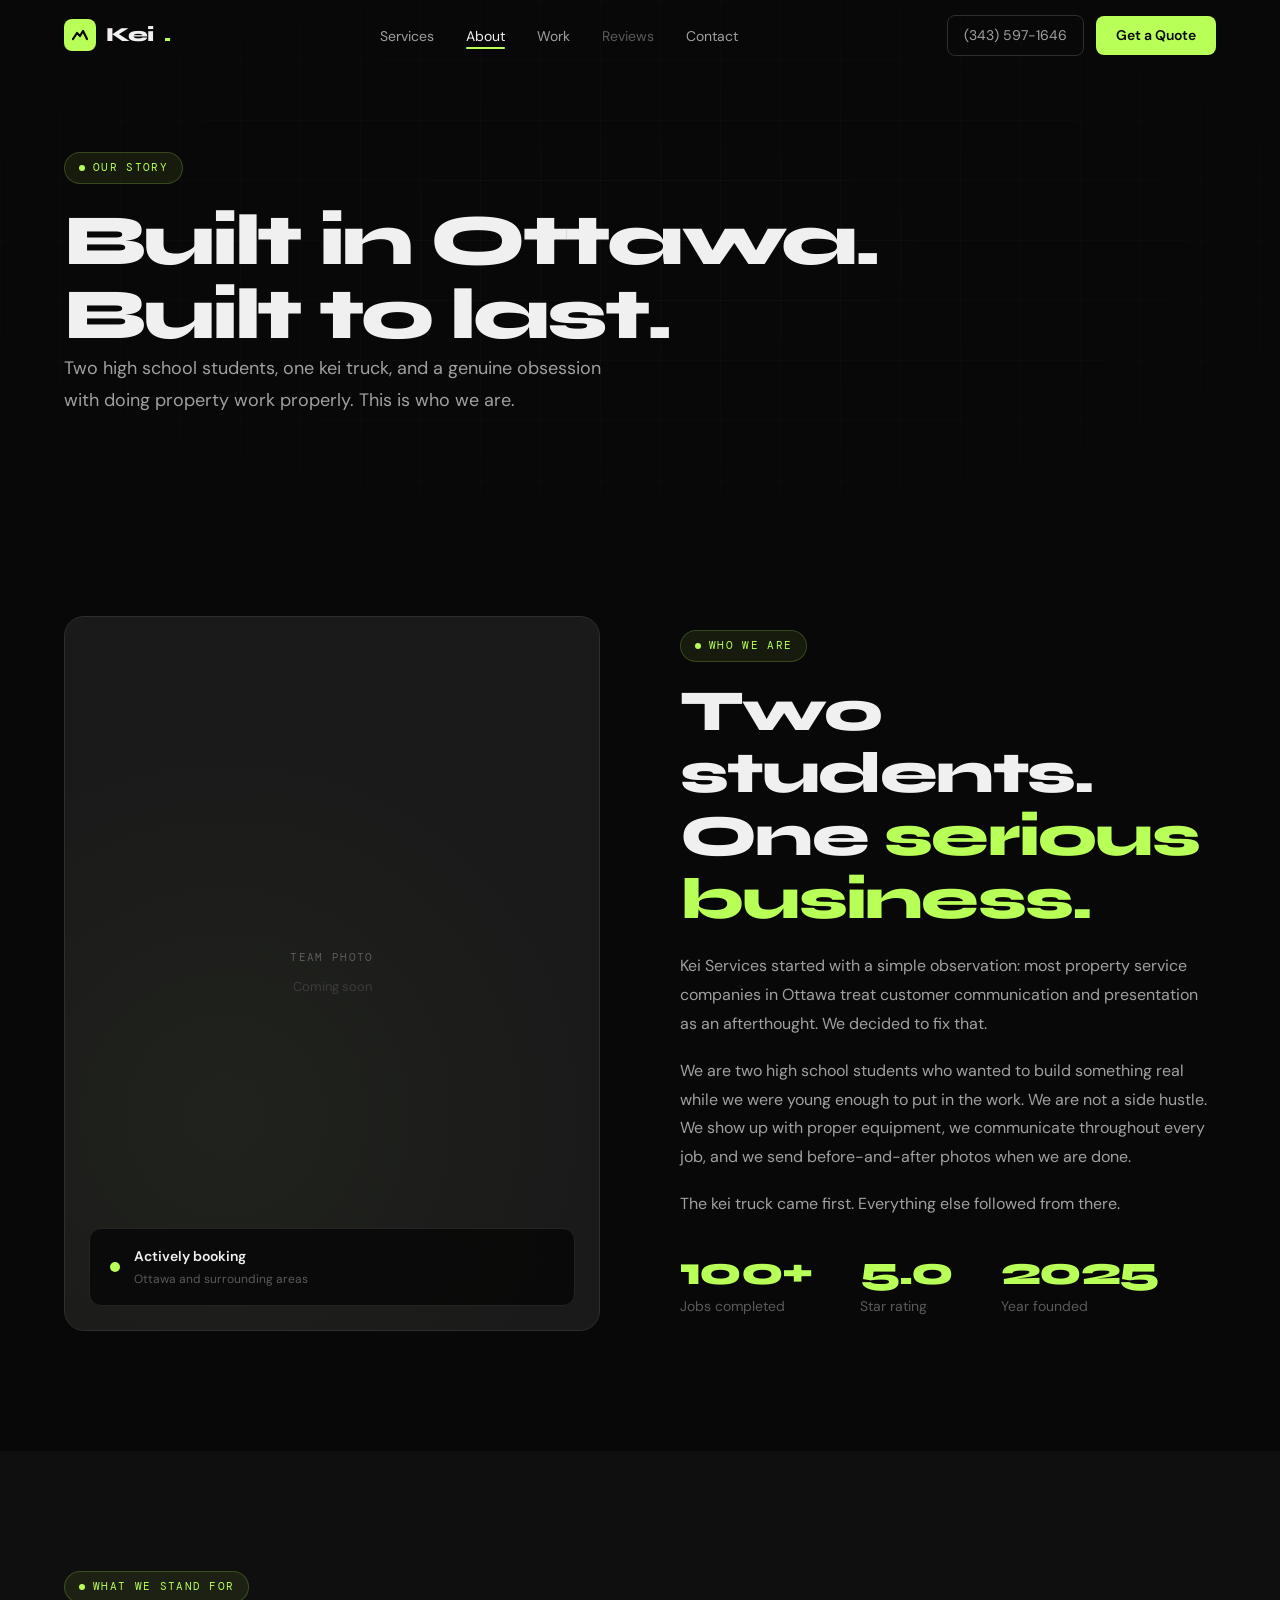
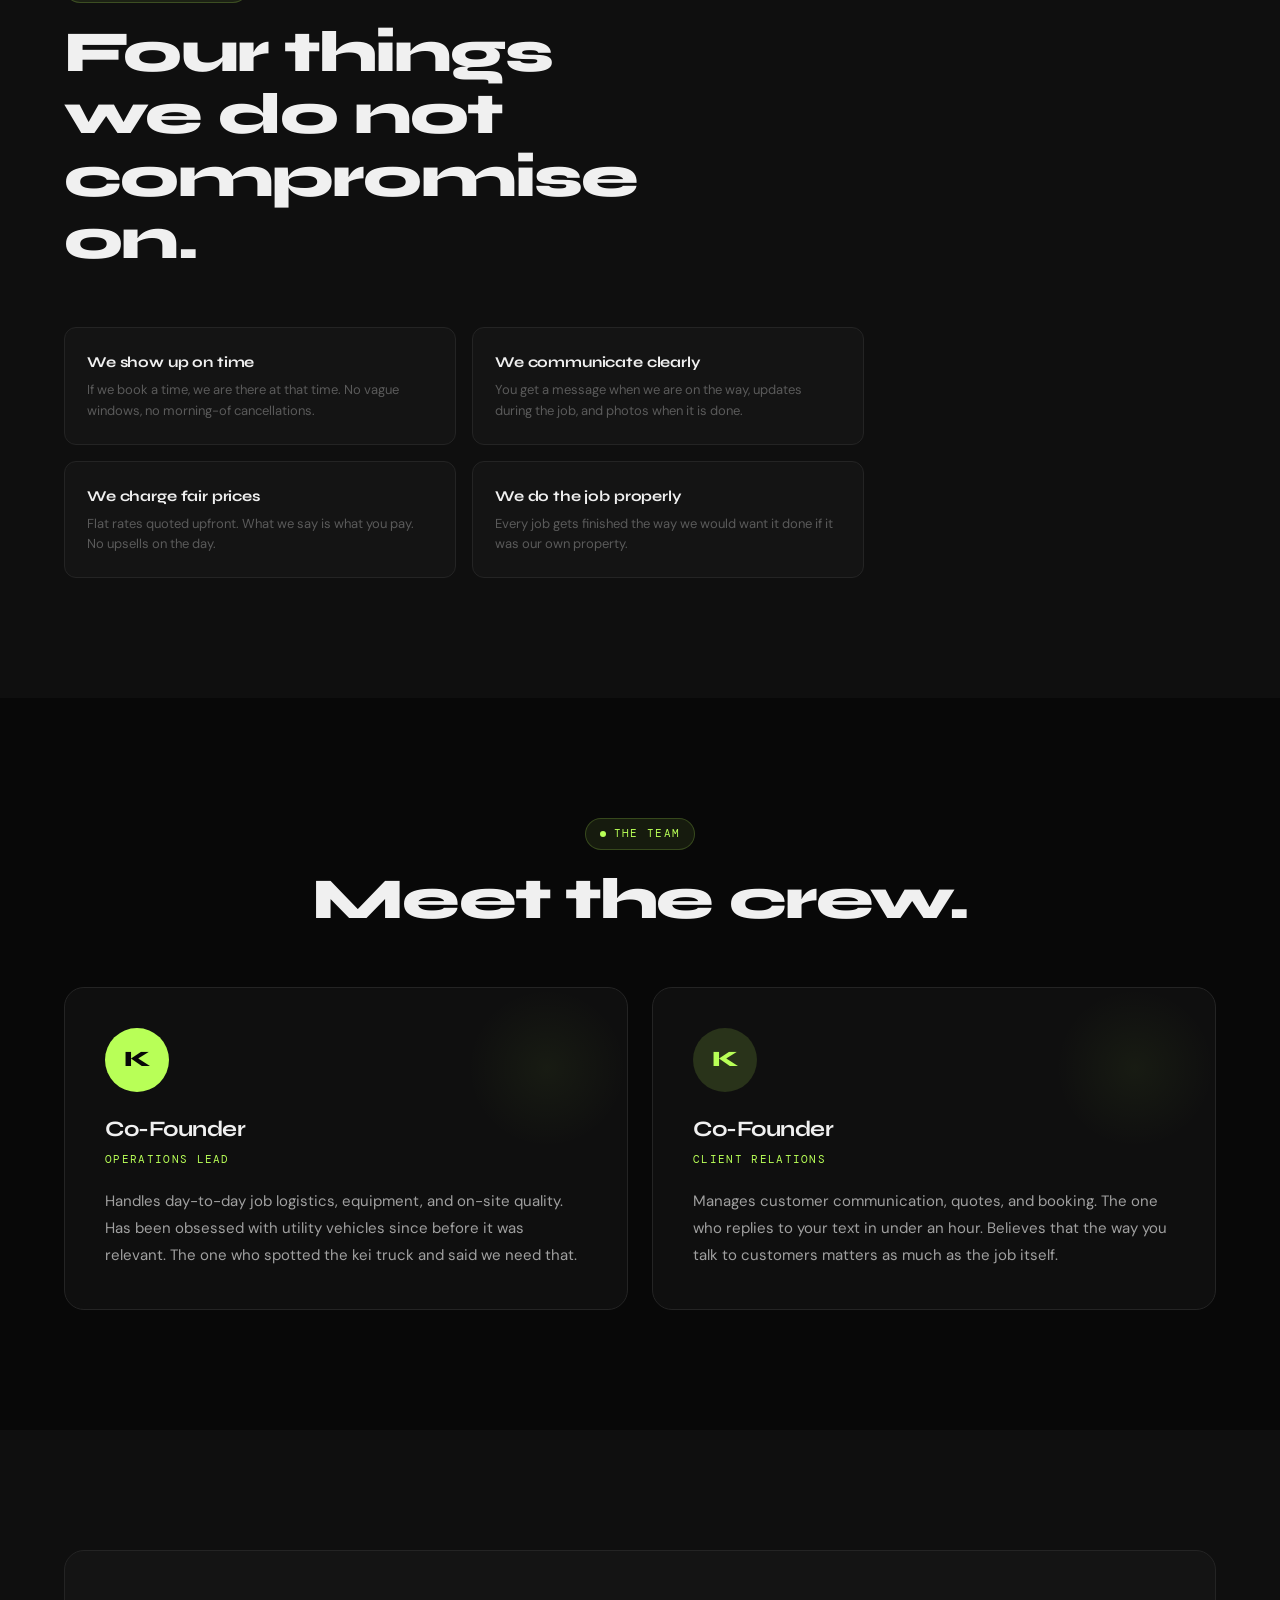
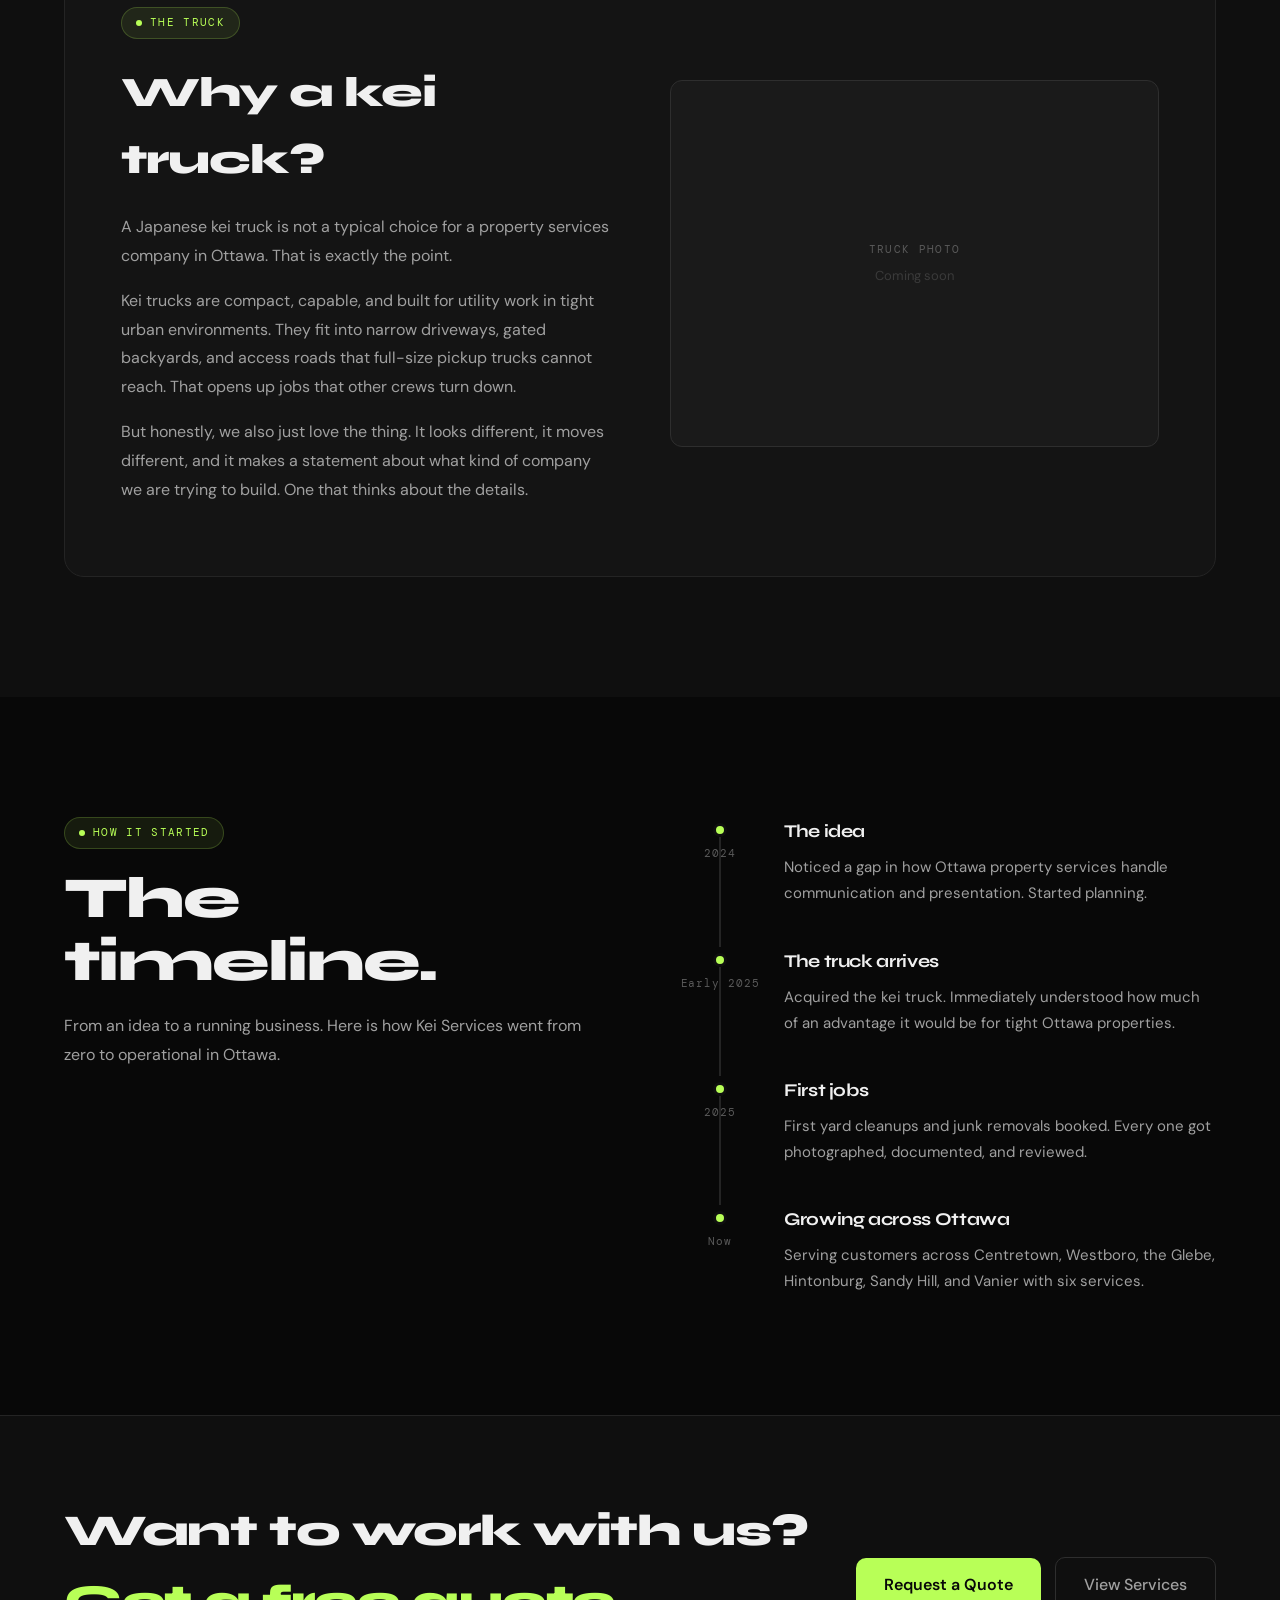
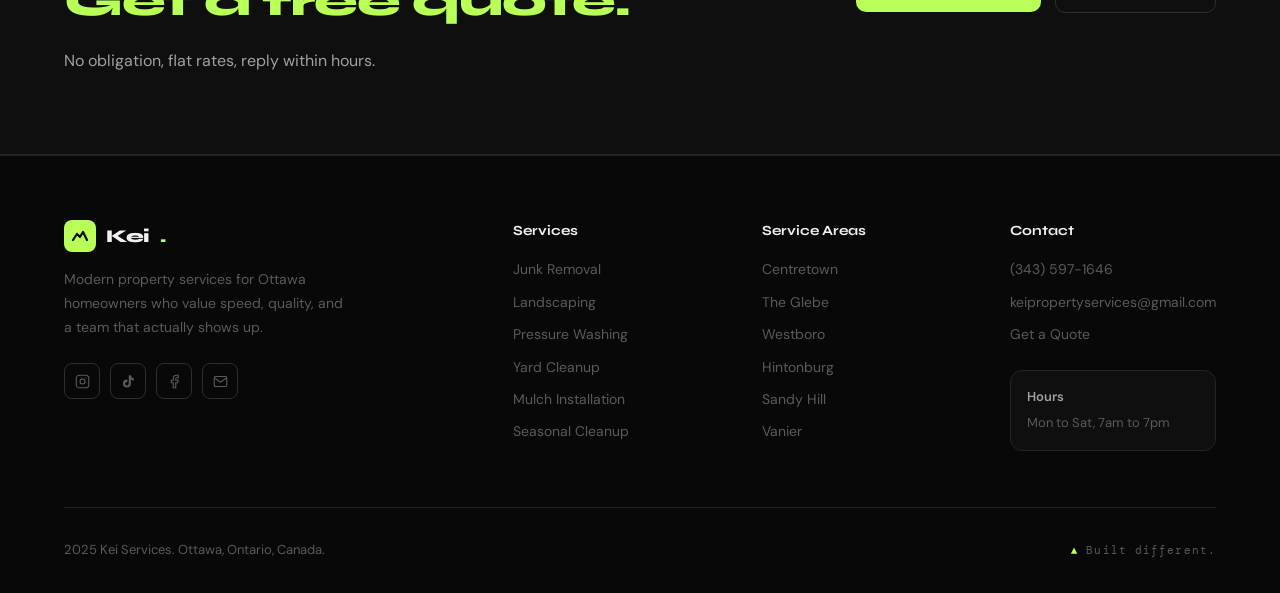
<file: about.html>
<!DOCTYPE html>
<html lang="en">
<head>
<meta charset="UTF-8"/><meta name="viewport" content="width=device-width, initial-scale=1.0"/>
<title>About — Kei Services · Ottawa</title>
<link rel="stylesheet" href="styles.css"/>
<style>
.about-hero-grid { display: grid; grid-template-columns: 1fr 1fr; gap: 80px; align-items: center; }
.about-photo-main { width: 100%; aspect-ratio: 3/4; border-radius: var(--r-lg); background: var(--surface); border: 1px solid var(--border-2); display: flex; flex-direction: column; align-items: center; justify-content: center; gap: 10px; position: relative; overflow: hidden; }
.about-photo-main::before { content:''; position:absolute; inset:0; background:radial-gradient(circle at 30% 70%,rgba(184,255,87,.04),transparent 60%); }
.about-photo-main span { font-family: var(--fm); font-size: 11px; letter-spacing: .12em; text-transform: uppercase; color: var(--text-3); }
.about-photo-main small { font-size: 13px; color: var(--text-3); opacity: .5; }
.about-photo-badge { position: absolute; bottom: 24px; left: 24px; right: 24px; background: rgba(8,8,8,.85); backdrop-filter: blur(12px); border: 1px solid var(--border); border-radius: var(--r); padding: 16px 20px; display: flex; align-items: center; gap: 14px; }
.badge-dot { width: 10px; height: 10px; border-radius: 50%; background: var(--accent); flex-shrink: 0; animation: pulse 2s ease-in-out infinite; }
@keyframes pulse { 0%,100%{opacity:1;box-shadow:0 0 0 0 rgba(184,255,87,.3)} 50%{opacity:.7;box-shadow:0 0 0 8px transparent} }
.badge-text { font-size: 14px; font-weight: 600; }
.badge-sub { font-size: 12px; color: var(--text-3); margin-top: 2px; }

.values-grid { display: grid; grid-template-columns: repeat(2,1fr); gap: 16px; margin-top: 40px; }
.value-card { background: var(--bg-3); border: 1px solid var(--border); border-radius: var(--r); padding: 22px; transition: border-color .3s; }
.value-card:hover { border-color: var(--border-2); }
.value-title { font-family: var(--fd); font-size: 15px; font-weight: 700; letter-spacing: -.01em; margin-bottom: 6px; }
.value-desc { font-size: 13px; color: var(--text-3); line-height: 1.6; }

.founders-section { display: grid; grid-template-columns: 1fr 1fr; gap: 24px; }
.founder-card { background: var(--bg-2); border: 1px solid var(--border); border-radius: var(--r-lg); padding: 40px; transition: border-color .3s; position: relative; overflow: hidden; }
.founder-card::before { content:''; position:absolute; top:0; right:0; width:160px; height:160px; background:radial-gradient(circle,rgba(184,255,87,.05),transparent 70%); pointer-events:none; }
.founder-card:hover { border-color: var(--border-2); }
.founder-avatar-lg { width: 64px; height: 64px; border-radius: 50%; background: var(--accent); display: flex; align-items: center; justify-content: center; font-family: var(--fd); font-weight: 800; font-size: 22px; color: #080808; margin-bottom: 20px; }
.founder-name { font-family: var(--fd); font-size: 22px; font-weight: 700; letter-spacing: -.02em; margin-bottom: 4px; }
.founder-role { font-family: var(--fm); font-size: 11px; letter-spacing: .12em; text-transform: uppercase; color: var(--accent); margin-bottom: 20px; }
.founder-bio { font-size: 15px; color: var(--text-2); line-height: 1.8; }

.truck-story { background: var(--bg-3); border: 1px solid var(--border); border-radius: var(--r-lg); padding: 56px; display: grid; grid-template-columns: 1fr 1fr; gap: 60px; align-items: center; }
.truck-story-text h2 { font-family: var(--fd); font-size: clamp(28px,3.5vw,42px); font-weight: 800; letter-spacing: -.03em; margin-bottom: 20px; }
.truck-story-text p { font-size: 16px; color: var(--text-2); line-height: 1.8; margin-bottom: 16px; }
.truck-story-ph { width: 100%; aspect-ratio: 4/3; border-radius: var(--r); background: var(--surface); border: 1px solid var(--border-2); display: flex; flex-direction: column; align-items: center; justify-content: center; gap: 8px; }
.truck-story-ph span { font-family: var(--fm); font-size: 11px; letter-spacing: .12em; text-transform: uppercase; color: var(--text-3); }

.timeline { display: flex; flex-direction: column; gap: 0; }
.tl-item { display: grid; grid-template-columns: 80px 1fr; gap: 24px; position: relative; padding-bottom: 40px; }
.tl-item:last-child { padding-bottom: 0; }
.tl-item::before { content:''; position:absolute; left:39px; top:20px; bottom:0; width:2px; background:var(--border); }
.tl-item:last-child::before { display:none; }
.tl-dot-wrap { display: flex; flex-direction: column; align-items: center; padding-top: 6px; }
.tl-dot { width: 14px; height: 14px; border-radius: 50%; background: var(--accent); border: 3px solid var(--bg-2); position: relative; z-index: 1; flex-shrink: 0; }
.tl-year { font-family: var(--fm); font-size: 11px; letter-spacing: .08em; color: var(--text-3); margin-top: 8px; }
.tl-content-title { font-family: var(--fd); font-size: 18px; font-weight: 700; letter-spacing: -.02em; margin-bottom: 8px; }
.tl-content-body { font-size: 15px; color: var(--text-2); line-height: 1.75; }

@media(max-width:1024px) {
  .about-hero-grid { grid-template-columns: 1fr; gap: 48px; }
  .about-photo-main { aspect-ratio: 16/9; }
  .founders-section { grid-template-columns: 1fr; }
  .truck-story { grid-template-columns: 1fr; gap: 32px; padding: 36px; }
}
@media(max-width:640px) {
  .values-grid { grid-template-columns: 1fr; }
  .tl-item { grid-template-columns: 60px 1fr; gap: 16px; }
  .tl-item::before { left:29px; }
}
</style>
</head>
<body>
<nav id="navbar">
  <div class="container nav-inner">
    <a href="index.html" class="nav-logo"><div class="logo-mark"><svg viewBox="0 0 18 18" fill="none"><path d="M2 13L6 7 9 10 12 5 16 13" stroke="#080808" stroke-width="2.2" stroke-linecap="round" stroke-linejoin="round"/></svg></div>Kei<span style="color:var(--accent)">.</span></a>
    <ul class="nav-links">
      <li><a href="services.html">Services</a></li>
      <li><a href="about.html" class="active">About</a></li>
      <li><a href="portfolio.html">Work</a></li>
      <li><a href="reviews.html" style="color:var(--text-3)">Reviews</a></li>
      <li><a href="contact.html">Contact</a></li>
    </ul>
    <div class="nav-cta">
      <a href="tel:+13435971646" class="btn-ghost">(343) 597-1646</a>
      <a href="contact.html" class="btn-primary">Get a Quote</a>
    </div>
    <div class="hamburger" onclick="toggleMenu()"><span></span><span></span><span></span></div>
  </div>
</nav>
<div class="mobile-menu" id="mobileMenu">
  <span class="mobile-close" onclick="toggleMenu()">✕</span>
  <a href="services.html" onclick="toggleMenu()">Services</a>
  <a href="about.html" onclick="toggleMenu()">About</a>
  <a href="portfolio.html" onclick="toggleMenu()">Work</a>
  <a href="reviews.html" onclick="toggleMenu()">Reviews</a>
  <a href="contact.html" onclick="toggleMenu()">Get a Quote</a>
</div>

<div class="page-hero">
  <div class="container page-hero-content">
    <div class="page-hero-tag reveal"><span class="tag">Our Story</span></div>
    <h1 class="page-title reveal d1">Built in Ottawa.<br/>Built to last.</h1>
    <p class="page-hero-sub reveal d2">Two high school students, one kei truck, and a genuine obsession with doing property work properly. This is who we are.</p>
  </div>
</div>

<!-- INTRO -->
<section class="section" style="background:var(--bg)">
  <div class="container">
    <div class="about-hero-grid">
      <div class="reveal">
        <div class="about-photo-main">
          <span>Team photo</span>
          <small>Coming soon</small>
          <div class="about-photo-badge">
            <div class="badge-dot"></div>
            <div>
              <div class="badge-text">Actively booking</div>
              <div class="badge-sub">Ottawa and surrounding areas</div>
            </div>
          </div>
        </div>
      </div>
      <div class="reveal d2">
        <span class="tag">Who We Are</span>
        <h2 class="section-title" style="margin-top:18px;margin-bottom:22px">Two students.<br/>One <em style="font-style:normal;color:var(--accent)">serious business.</em></h2>
        <p style="font-size:16px;color:var(--text-2);line-height:1.8;margin-bottom:18px">Kei Services started with a simple observation: most property service companies in Ottawa treat customer communication and presentation as an afterthought. We decided to fix that.</p>
        <p style="font-size:16px;color:var(--text-2);line-height:1.8;margin-bottom:18px">We are two high school students who wanted to build something real while we were young enough to put in the work. We are not a side hustle. We show up with proper equipment, we communicate throughout every job, and we send before-and-after photos when we are done.</p>
        <p style="font-size:16px;color:var(--text-2);line-height:1.8;margin-bottom:32px">The kei truck came first. Everything else followed from there.</p>
        <div class="stats-row">
          <div><div class="stat-num">100+</div><div class="stat-label">Jobs completed</div></div>
          <div><div class="stat-num">5.0</div><div class="stat-label">Star rating</div></div>
          <div><div class="stat-num">2025</div><div class="stat-label">Year founded</div></div>
        </div>
      </div>
    </div>
  </div>
</section>

<!-- VALUES -->
<section class="section" style="background:var(--bg-2)">
  <div class="container">
    <div style="max-width:600px;margin-bottom:56px" class="reveal">
      <span class="tag">What We Stand For</span>
      <h2 class="section-title" style="margin-top:18px">Four things we do not<br/>compromise on.</h2>
    </div>
    <div class="values-grid reveal d1" style="max-width:800px">
      <div class="value-card">
        <div class="value-title">We show up on time</div>
        <div class="value-desc">If we book a time, we are there at that time. No vague windows, no morning-of cancellations.</div>
      </div>
      <div class="value-card">
        <div class="value-title">We communicate clearly</div>
        <div class="value-desc">You get a message when we are on the way, updates during the job, and photos when it is done.</div>
      </div>
      <div class="value-card">
        <div class="value-title">We charge fair prices</div>
        <div class="value-desc">Flat rates quoted upfront. What we say is what you pay. No upsells on the day.</div>
      </div>
      <div class="value-card">
        <div class="value-title">We do the job properly</div>
        <div class="value-desc">Every job gets finished the way we would want it done if it was our own property.</div>
      </div>
    </div>
  </div>
</section>

<!-- FOUNDERS -->
<section class="section" style="background:var(--bg)">
  <div class="container">
    <div style="text-align:center;margin-bottom:56px" class="reveal">
      <span class="tag">The Team</span>
      <h2 class="section-title" style="margin-top:18px">Meet the crew.</h2>
    </div>
    <div class="founders-section">
      <div class="founder-card reveal d1">
        <div class="founder-avatar-lg">K</div>
        <div class="founder-name">Co-Founder</div>
        <div class="founder-role">Operations Lead</div>
        <p class="founder-bio">Handles day-to-day job logistics, equipment, and on-site quality. Has been obsessed with utility vehicles since before it was relevant. The one who spotted the kei truck and said we need that.</p>
      </div>
      <div class="founder-card reveal d2">
        <div class="founder-avatar-lg" style="background:rgba(184,255,87,0.15);color:var(--accent)">K</div>
        <div class="founder-name">Co-Founder</div>
        <div class="founder-role">Client Relations</div>
        <p class="founder-bio">Manages customer communication, quotes, and booking. The one who replies to your text in under an hour. Believes that the way you talk to customers matters as much as the job itself.</p>
      </div>
    </div>
  </div>
</section>

<!-- TRUCK STORY -->
<section class="section" style="background:var(--bg-2)">
  <div class="container">
    <div class="truck-story reveal">
      <div class="truck-story-text">
        <span class="tag" style="margin-bottom:20px;display:inline-flex">The Truck</span>
        <h2>Why a kei truck?</h2>
        <p>A Japanese kei truck is not a typical choice for a property services company in Ottawa. That is exactly the point.</p>
        <p>Kei trucks are compact, capable, and built for utility work in tight urban environments. They fit into narrow driveways, gated backyards, and access roads that full-size pickup trucks cannot reach. That opens up jobs that other crews turn down.</p>
        <p>But honestly, we also just love the thing. It looks different, it moves different, and it makes a statement about what kind of company we are trying to build. One that thinks about the details.</p>
      </div>
      <div class="truck-story-ph">
        <span>Truck photo</span>
        <small style="font-size:13px;color:var(--text-3);opacity:.5">Coming soon</small>
      </div>
    </div>
  </div>
</section>

<!-- TIMELINE -->
<section class="section" style="background:var(--bg)">
  <div class="container">
    <div style="display:grid;grid-template-columns:1fr 1fr;gap:80px;align-items:start">
      <div class="reveal">
        <span class="tag">How It Started</span>
        <h2 class="section-title" style="margin-top:18px;margin-bottom:20px">The timeline.</h2>
        <p style="font-size:16px;color:var(--text-2);line-height:1.8">From an idea to a running business. Here is how Kei Services went from zero to operational in Ottawa.</p>
      </div>
      <div class="timeline reveal d2">
        <div class="tl-item">
          <div class="tl-dot-wrap"><div class="tl-dot"></div><div class="tl-year">2024</div></div>
          <div><div class="tl-content-title">The idea</div><p class="tl-content-body">Noticed a gap in how Ottawa property services handle communication and presentation. Started planning.</p></div>
        </div>
        <div class="tl-item">
          <div class="tl-dot-wrap"><div class="tl-dot"></div><div class="tl-year">Early 2025</div></div>
          <div><div class="tl-content-title">The truck arrives</div><p class="tl-content-body">Acquired the kei truck. Immediately understood how much of an advantage it would be for tight Ottawa properties.</p></div>
        </div>
        <div class="tl-item">
          <div class="tl-dot-wrap"><div class="tl-dot"></div><div class="tl-year">2025</div></div>
          <div><div class="tl-content-title">First jobs</div><p class="tl-content-body">First yard cleanups and junk removals booked. Every one got photographed, documented, and reviewed.</p></div>
        </div>
        <div class="tl-item">
          <div class="tl-dot-wrap"><div class="tl-dot"></div><div class="tl-year">Now</div></div>
          <div><div class="tl-content-title">Growing across Ottawa</div><p class="tl-content-body">Serving customers across Centretown, Westboro, the Glebe, Hintonburg, Sandy Hill, and Vanier with six services.</p></div>
        </div>
      </div>
    </div>
  </div>
</section>

<!-- CTA BAND -->
<div class="cta-band">
  <div class="container">
    <div class="cta-inner reveal">
      <div>
        <div class="cta-title">Want to work with us?<br/><em>Get a free quote.</em></div>
        <p style="font-size:16px;color:var(--text-2);margin-top:12px">No obligation, flat rates, reply within hours.</p>
      </div>
      <div class="cta-actions">
        <a href="contact.html" class="btn-lg">Request a Quote</a>
        <a href="services.html" class="btn-outline">View Services</a>
      </div>
    </div>
  </div>
</div>

<footer>
  <div class="container">
    <div class="footer-grid">
      <div>
        <div class="footer-logo"><div class="logo-mark"><svg viewBox="0 0 18 18" fill="none"><path d="M2 13L6 7 9 10 12 5 16 13" stroke="#080808" stroke-width="2.2" stroke-linecap="round" stroke-linejoin="round"/></svg></div>Kei<span style="color:var(--accent)">.</span></div>
        <p class="footer-tag">Modern property services for Ottawa homeowners who value speed, quality, and a team that actually shows up.</p>
        <div class="footer-soc">
          <a href="https://www.instagram.com/keipropertyservices/" target="_blank" class="soc-btn"><svg viewBox="0 0 24 24" fill="none" stroke="currentColor" stroke-width="1.8"><rect x="2" y="2" width="20" height="20" rx="5"/><circle cx="12" cy="12" r="4"/><circle cx="17.5" cy="6.5" r="1" fill="currentColor" stroke="none"/></svg></a>
          <a href="https://www.tiktok.com/@keipropertyservices" target="_blank" class="soc-btn"><svg viewBox="0 0 24 24" fill="currentColor"><path d="M19.59 6.69a4.83 4.83 0 0 1-3.77-4.25V2h-3.45v13.67a2.89 2.89 0 0 1-5.77 0 2.89 2.89 0 0 1 2.89-2.89c.28 0 .54.04.79.1V9.01a6.27 6.27 0 0 0-.79-.05 6.34 6.34 0 1 0 6.34 6.34V8.69a8.18 8.18 0 0 0 4.78 1.52V6.75a4.85 4.85 0 0 1-1.02-.06z"/></svg></a>
          <a href="https://www.facebook.com/share/14bTA9XozbW/" target="_blank" class="soc-btn"><svg viewBox="0 0 24 24" fill="none" stroke="currentColor" stroke-width="1.8"><path d="M18 2h-3a5 5 0 0 0-5 5v3H7v4h3v8h4v-8h3l1-4h-4V7a1 1 0 0 1 1-1h3z"/></svg></a><a href="mailto:keipropertyservices@gmail.com" class="soc-btn"><svg viewBox="0 0 24 24" fill="none" stroke="currentColor" stroke-width="1.8"><path d="M4 4h16c1.1 0 2 .9 2 2v12c0 1.1-.9 2-2 2H4c-1.1 0-2-.9-2-2V6c0-1.1.9-2 2-2z"/><polyline points="22,6 12,13 2,6"/></svg></a>
        </div>
      </div>
      <div><div class="footer-col-title">Services</div><div class="footer-links"><a href="services.html">Junk Removal</a><a href="services.html">Landscaping</a><a href="services.html">Pressure Washing</a><a href="services.html">Yard Cleanup</a><a href="services.html">Mulch Installation</a><a href="services.html">Seasonal Cleanup</a></div></div>
      <div><div class="footer-col-title">Service Areas</div><div class="footer-links"><a href="contact.html">Centretown</a><a href="contact.html">The Glebe</a><a href="contact.html">Westboro</a><a href="contact.html">Hintonburg</a><a href="contact.html">Sandy Hill</a><a href="contact.html">Vanier</a></div></div>
      <div><div class="footer-col-title">Contact</div><div class="footer-links"><a href="tel:+13435971646">(343) 597-1646</a><a href="mailto:keipropertyservices@gmail.com">keipropertyservices@gmail.com</a><a href="contact.html">Get a Quote</a></div><div class="footer-hours"><div class="footer-hours-title">Hours</div><p>Mon to Sat, 7am to 7pm</p></div></div>
    </div>
    <div class="footer-bottom"><div class="footer-copy">2025 Kei Services. Ottawa, Ontario, Canada.</div><div class="footer-badge"><span style="color:var(--accent)">▲</span> Built different.</div></div>
  </div>
</footer>
<script>
window.addEventListener('scroll', () => document.getElementById('navbar').classList.toggle('scrolled', window.scrollY > 40));
function toggleMenu() { const m = document.getElementById('mobileMenu'); m.classList.toggle('open'); document.body.style.overflow = m.classList.contains('open') ? 'hidden' : ''; }
document.querySelectorAll('.reveal').forEach(el => new IntersectionObserver(entries => entries.forEach(e => { if(e.isIntersecting) e.target.classList.add('visible'); }), { threshold:.1, rootMargin:'0px 0px -40px 0px' }).observe(el));
</script>
</body>
</html>
</file>
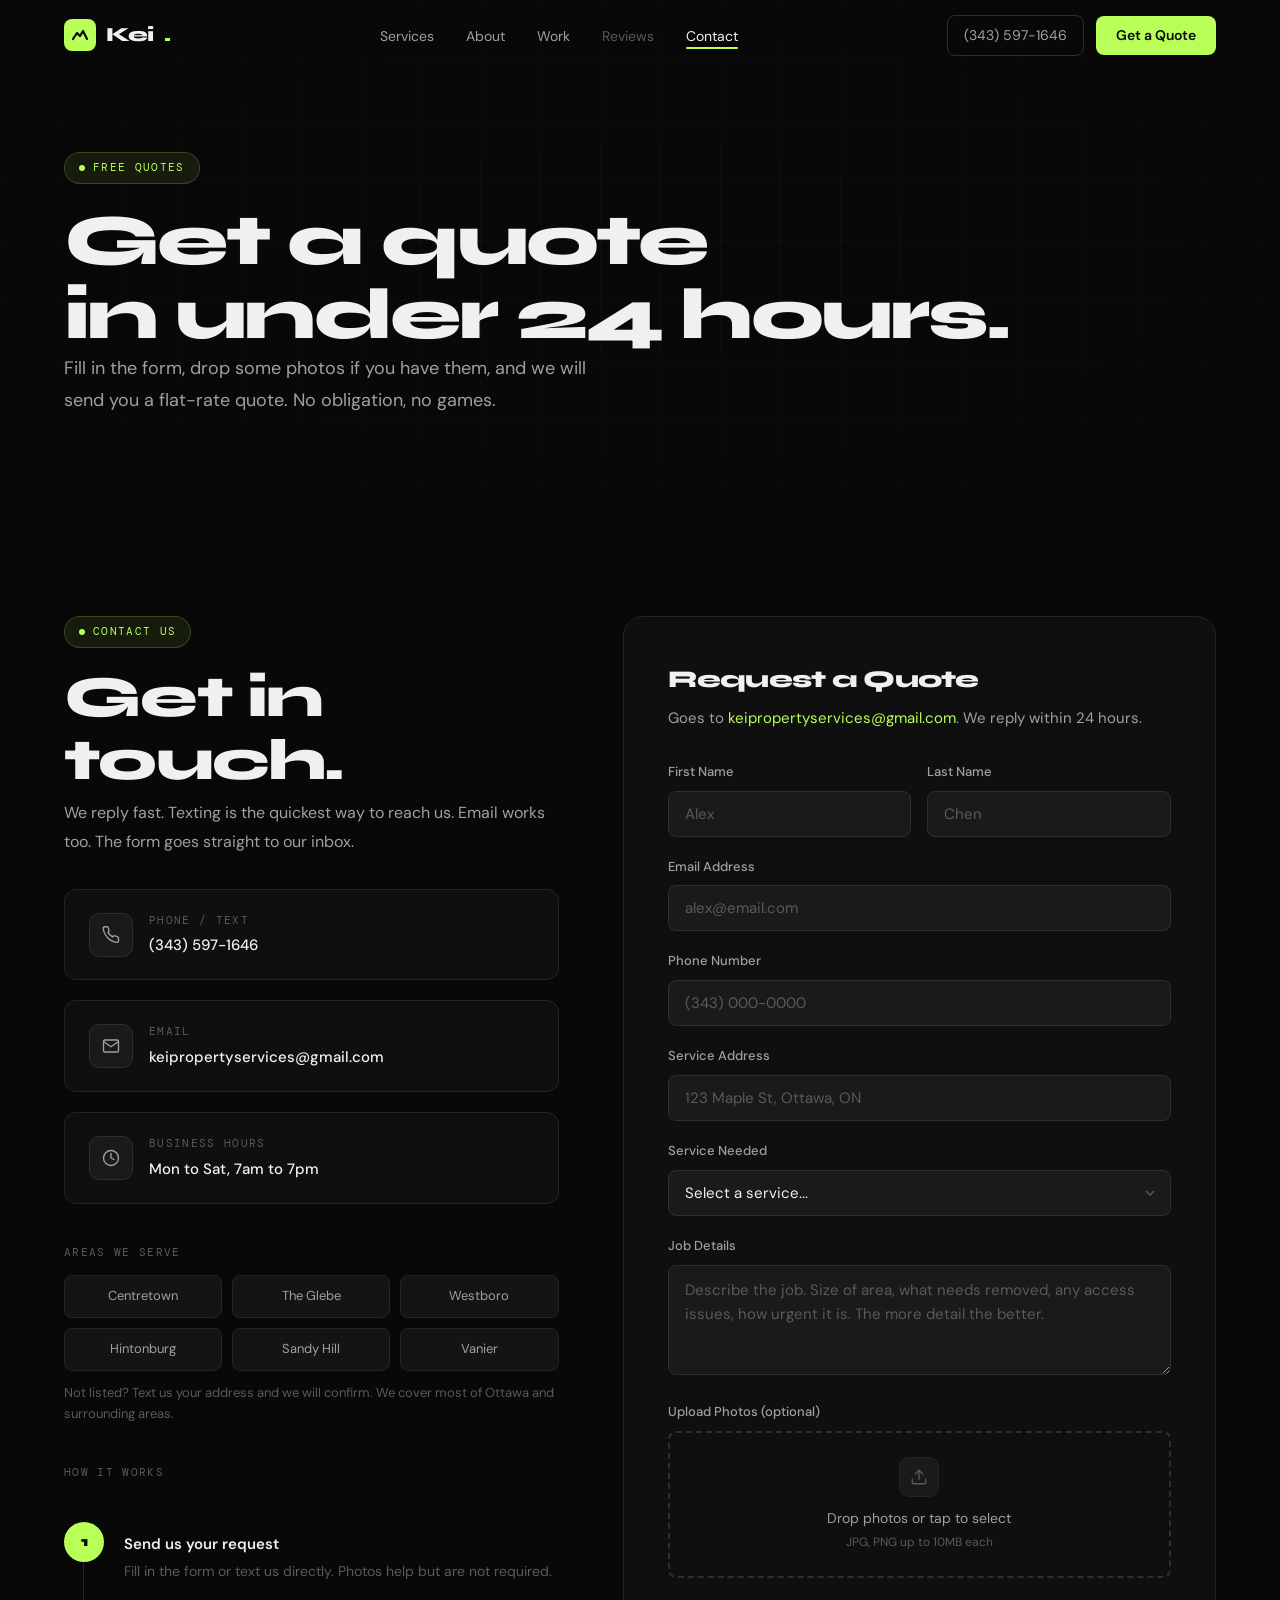
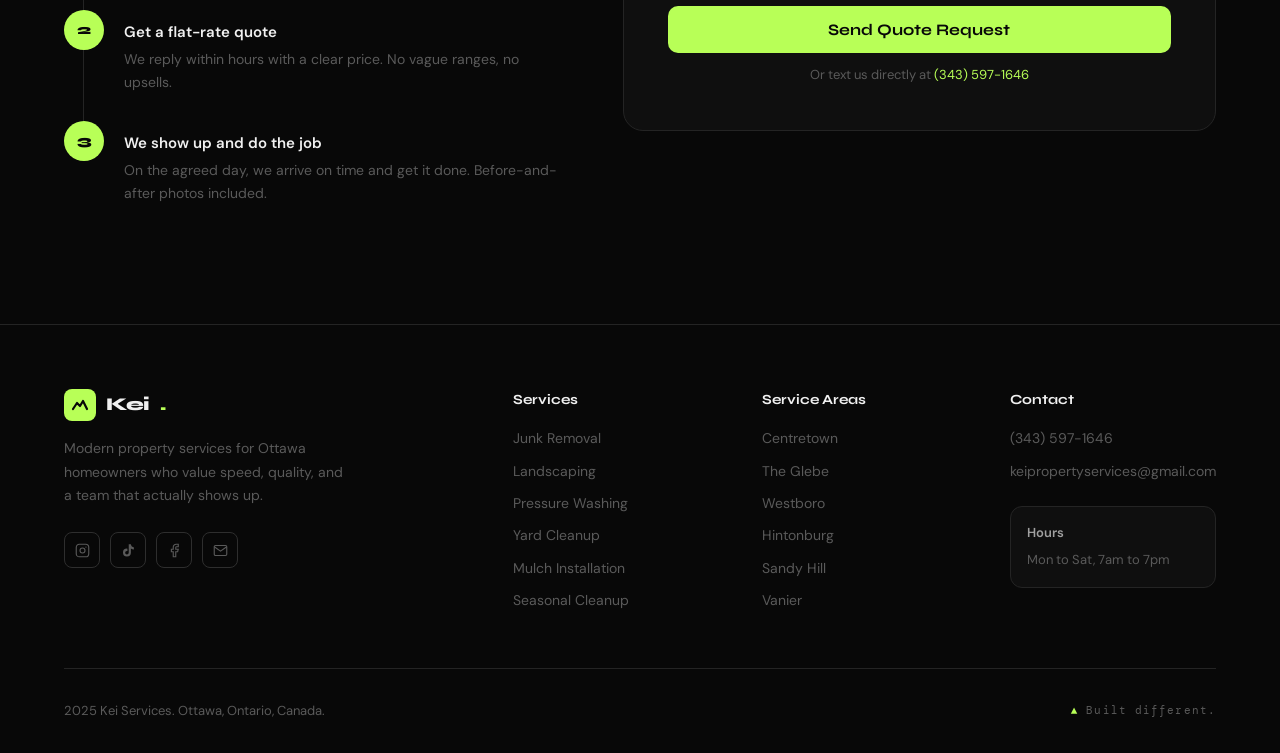
<file: contact.html>
<!DOCTYPE html>
<html lang="en">
<head>
<meta charset="UTF-8"/><meta name="viewport" content="width=device-width, initial-scale=1.0"/>
<title>Get a Quote — Kei Services · Ottawa</title>
<link rel="stylesheet" href="styles.css"/>
<style>
.contact-grid { display: grid; grid-template-columns: 1fr 1.2fr; gap: 64px; align-items: start; }

.contact-info-block { display: flex; flex-direction: column; gap: 20px; margin-top: 32px; }
.contact-card { background: var(--bg-2); border: 1px solid var(--border); border-radius: var(--r); padding: 22px 24px; display: flex; align-items: center; gap: 16px; transition: border-color .25s; }
.contact-card:hover { border-color: var(--border-2); }
.contact-card a { transition: color .2s; }
.contact-card a:hover { color: var(--accent); }
.cc-icon { width: 44px; height: 44px; border-radius: 10px; background: var(--surface); border: 1px solid var(--border-2); display: flex; align-items: center; justify-content: center; flex-shrink: 0; }
.cc-icon svg { width: 18px; height: 18px; stroke: var(--text-2); fill: none; stroke-width: 1.8; stroke-linecap: round; stroke-linejoin: round; }
.cc-label { font-family: var(--fm); font-size: 11px; letter-spacing: .12em; text-transform: uppercase; color: var(--text-3); margin-bottom: 4px; }
.cc-value { font-size: 15px; font-weight: 500; color: var(--text); }

.areas-grid { display: grid; grid-template-columns: repeat(3,1fr); gap: 10px; margin-top: 8px; }
.area-pill { background: var(--bg-3); border: 1px solid var(--border); border-radius: 8px; padding: 10px 14px; font-size: 13px; color: var(--text-2); text-align: center; transition: border-color .2s; }
.area-pill:hover { border-color: var(--border-2); color: var(--text); }

.booking-form-wrap { background: var(--bg-2); border: 1px solid var(--border); border-radius: var(--r-lg); padding: 44px; }
.form-title { font-family: var(--fd); font-size: 24px; font-weight: 800; letter-spacing: -.03em; margin-bottom: 6px; }
.form-subtitle { font-size: 15px; color: var(--text-2); margin-bottom: 32px; line-height: 1.6; }

.upload-area { border: 2px dashed var(--border-2); border-radius: 8px; padding: 24px; text-align: center; cursor: pointer; transition: all .2s; position: relative; }
.upload-area:hover { border-color: rgba(184,255,87,.3); background: rgba(184,255,87,.03); }
.upload-area input[type=file] { position: absolute; inset: 0; opacity: 0; cursor: pointer; }
.upload-icon-wrap { width: 40px; height: 40px; border-radius: 10px; background: var(--surface); border: 1px solid var(--border); display: flex; align-items: center; justify-content: center; margin: 0 auto 10px; }
.upload-icon-wrap svg { width: 18px; height: 18px; stroke: var(--text-3); fill: none; stroke-width: 1.8; stroke-linecap: round; stroke-linejoin: round; }
.upload-main { font-size: 14px; color: var(--text-2); }
.upload-hint { font-size: 12px; color: var(--text-3); margin-top: 4px; }
.form-footer-note { font-size: 13px; color: var(--text-3); text-align: center; margin-top: 12px; line-height: 1.6; }
.form-footer-note a { color: var(--accent); }

.form-success { display: none; text-align: center; padding: 40px 20px; }
.form-success.show { display: block; }
.success-check { width: 60px; height: 60px; border-radius: 50%; background: rgba(184,255,87,.1); border: 1px solid rgba(184,255,87,.25); display: flex; align-items: center; justify-content: center; margin: 0 auto 20px; }
.success-check svg { width: 26px; height: 26px; stroke: var(--accent); stroke-width: 2.5; fill: none; stroke-linecap: round; stroke-linejoin: round; }
.success-title { font-family: var(--fd); font-size: 24px; font-weight: 800; letter-spacing: -.03em; margin-bottom: 12px; }
.success-body { font-size: 15px; color: var(--text-2); line-height: 1.75; max-width: 380px; margin: 0 auto; }
.success-body a { color: var(--accent); }

.how-it-works { display: flex; flex-direction: column; gap: 0; margin-top: 40px; }
.hiw-step { display: flex; gap: 20px; padding-bottom: 28px; position: relative; }
.hiw-step:last-child { padding-bottom: 0; }
.hiw-step::before { content:''; position:absolute; left:19px; top:36px; bottom:0; width:1px; background:var(--border); }
.hiw-step:last-child::before { display:none; }
.hiw-num { width: 40px; height: 40px; border-radius: 50%; background: var(--accent); display: flex; align-items: center; justify-content: center; font-family: var(--fd); font-weight: 800; font-size: 14px; color: #080808; flex-shrink: 0; position: relative; z-index: 1; }
.hiw-content-title { font-size: 15px; font-weight: 600; margin-bottom: 4px; padding-top: 10px; }
.hiw-content-body { font-size: 14px; color: var(--text-3); line-height: 1.6; }

@media(max-width:1024px) { .contact-grid { grid-template-columns: 1fr; gap: 48px; } }
@media(max-width:640px) { .booking-form-wrap { padding: 28px 24px; } .areas-grid { grid-template-columns: repeat(2,1fr); } }
</style>
</head>
<body>
<nav id="navbar">
  <div class="container nav-inner">
    <a href="index.html" class="nav-logo"><div class="logo-mark"><svg viewBox="0 0 18 18" fill="none"><path d="M2 13L6 7 9 10 12 5 16 13" stroke="#080808" stroke-width="2.2" stroke-linecap="round" stroke-linejoin="round"/></svg></div>Kei<span style="color:var(--accent)">.</span></a>
    <ul class="nav-links">
      <li><a href="services.html">Services</a></li>
      <li><a href="about.html">About</a></li>
      <li><a href="portfolio.html">Work</a></li>
      <li><a href="reviews.html" style="color:var(--text-3)">Reviews</a></li>
      <li><a href="contact.html" class="active">Contact</a></li>
    </ul>
    <div class="nav-cta">
      <a href="tel:+13435971646" class="btn-ghost">(343) 597-1646</a>
      <a href="contact.html" class="btn-primary">Get a Quote</a>
    </div>
    <div class="hamburger" onclick="toggleMenu()"><span></span><span></span><span></span></div>
  </div>
</nav>
<div class="mobile-menu" id="mobileMenu">
  <span class="mobile-close" onclick="toggleMenu()">✕</span>
  <a href="services.html" onclick="toggleMenu()">Services</a>
  <a href="about.html" onclick="toggleMenu()">About</a>
  <a href="portfolio.html" onclick="toggleMenu()">Work</a>
  <a href="reviews.html" onclick="toggleMenu()">Reviews</a>
  <a href="contact.html" onclick="toggleMenu()">Get a Quote</a>
</div>

<div class="page-hero">
  <div class="container page-hero-content">
    <div class="page-hero-tag reveal"><span class="tag">Free Quotes</span></div>
    <h1 class="page-title reveal d1">Get a quote<br/>in under 24 hours.</h1>
    <p class="page-hero-sub reveal d2">Fill in the form, drop some photos if you have them, and we will send you a flat-rate quote. No obligation, no games.</p>
  </div>
</div>

<section class="section" style="background:var(--bg)">
  <div class="container">
    <div class="contact-grid">

      <!-- LEFT COLUMN -->
      <div class="reveal">
        <span class="tag">Contact Us</span>
        <h2 class="section-title" style="margin-top:18px;margin-bottom:8px">Get in touch.</h2>
        <p style="font-size:16px;color:var(--text-2);line-height:1.8;margin-bottom:4px">We reply fast. Texting is the quickest way to reach us. Email works too. The form goes straight to our inbox.</p>

        <div class="contact-info-block">
          <div class="contact-card">
            <div class="cc-icon"><svg viewBox="0 0 24 24"><path d="M22 16.92v3a2 2 0 0 1-2.18 2 19.79 19.79 0 0 1-8.63-3.07A19.5 19.5 0 0 1 4.69 12a19.79 19.79 0 0 1-3.07-8.67A2 2 0 0 1 3.6 1h3a2 2 0 0 1 2 1.72c.127.96.361 1.903.7 2.81a2 2 0 0 1-.45 2.11L7.91 8.58a16 16 0 0 0 6 6l.95-.95a2 2 0 0 1 2.11-.45c.907.339 1.85.573 2.81.7A2 2 0 0 1 21.73 16z"/></svg></div>
            <div>
              <div class="cc-label">Phone / Text</div>
              <div class="cc-value"><a href="tel:+13435971646">(343) 597-1646</a></div>
            </div>
          </div>
          <div class="contact-card">
            <div class="cc-icon"><svg viewBox="0 0 24 24"><path d="M4 4h16c1.1 0 2 .9 2 2v12c0 1.1-.9 2-2 2H4c-1.1 0-2-.9-2-2V6c0-1.1.9-2 2-2z"/><polyline points="22,6 12,13 2,6"/></svg></div>
            <div>
              <div class="cc-label">Email</div>
              <div class="cc-value"><a href="mailto:keipropertyservices@gmail.com">keipropertyservices@gmail.com</a></div>
            </div>
          </div>
          <div class="contact-card">
            <div class="cc-icon"><svg viewBox="0 0 24 24"><circle cx="12" cy="12" r="10"/><polyline points="12 6 12 12 16 14"/></svg></div>
            <div>
              <div class="cc-label">Business Hours</div>
              <div class="cc-value">Mon to Sat, 7am to 7pm</div>
            </div>
          </div>
        </div>

        <div style="margin-top:40px">
          <div style="font-family:var(--fm);font-size:11px;letter-spacing:.12em;text-transform:uppercase;color:var(--text-3);margin-bottom:14px">Areas We Serve</div>
          <div class="areas-grid">
            <div class="area-pill">Centretown</div>
            <div class="area-pill">The Glebe</div>
            <div class="area-pill">Westboro</div>
            <div class="area-pill">Hintonburg</div>
            <div class="area-pill">Sandy Hill</div>
            <div class="area-pill">Vanier</div>
          </div>
          <p style="font-size:13px;color:var(--text-3);margin-top:12px;line-height:1.6">Not listed? Text us your address and we will confirm. We cover most of Ottawa and surrounding areas.</p>
        </div>

        <div style="margin-top:40px">
          <div style="font-family:var(--fm);font-size:11px;letter-spacing:.12em;text-transform:uppercase;color:var(--text-3);margin-bottom:14px">How It Works</div>
          <div class="how-it-works">
            <div class="hiw-step"><div class="hiw-num">1</div><div><div class="hiw-content-title">Send us your request</div><div class="hiw-content-body">Fill in the form or text us directly. Photos help but are not required.</div></div></div>
            <div class="hiw-step"><div class="hiw-num">2</div><div><div class="hiw-content-title">Get a flat-rate quote</div><div class="hiw-content-body">We reply within hours with a clear price. No vague ranges, no upsells.</div></div></div>
            <div class="hiw-step"><div class="hiw-num">3</div><div><div class="hiw-content-title">We show up and do the job</div><div class="hiw-content-body">On the agreed day, we arrive on time and get it done. Before-and-after photos included.</div></div></div>
          </div>
        </div>
      </div>

      <!-- RIGHT COLUMN — FORM -->
      <!--
        FORMSPREE SETUP (2 minutes):
        1. Go to https://formspree.io and sign up free
        2. Create a new form, set destination to keipropertyservices@gmail.com
        3. Copy the form ID (looks like: xpznkdqr)
        4. Replace YOUR_FORMSPREE_ID in the action URL below
        Every submission goes straight to your Gmail.
      -->
      <div class="reveal d2">
        <div class="booking-form-wrap">
          <div class="form-title">Request a Quote</div>
          <p class="form-subtitle">Goes to <a href="mailto:keipropertyservices@gmail.com" style="color:var(--accent)">keipropertyservices@gmail.com</a>. We reply within 24 hours.</p>

          <form id="quoteForm" action="https://formspree.io/f/mjgllare" method="POST">
            <input type="hidden" name="_subject" value="New Quote Request — Kei Services Website"/>

            <div class="form-row">
              <div class="form-group">
                <label class="form-label">First Name</label>
                <input type="text" name="first_name" class="form-input" placeholder="Alex" required/>
              </div>
              <div class="form-group">
                <label class="form-label">Last Name</label>
                <input type="text" name="last_name" class="form-input" placeholder="Chen" required/>
              </div>
            </div>

            <div class="form-group">
              <label class="form-label">Email Address</label>
              <input type="email" name="email" class="form-input" placeholder="alex@email.com" required/>
            </div>

            <div class="form-group">
              <label class="form-label">Phone Number</label>
              <input type="tel" name="phone" class="form-input" placeholder="(343) 000-0000"/>
            </div>

            <div class="form-group">
              <label class="form-label">Service Address</label>
              <input type="text" name="address" class="form-input" placeholder="123 Maple St, Ottawa, ON" required/>
            </div>

            <div class="form-group">
              <label class="form-label">Service Needed</label>
              <select name="service" class="form-select form-input">
                <option value="">Select a service...</option>
                <option>Junk Removal</option>
                <option>Landscaping</option>
                <option>Pressure Washing</option>
                <option>Yard Cleanup</option>
                <option>Mulch Installation</option>
                <option>Seasonal Cleanup</option>
                <option>Multiple Services</option>
                <option>Not Sure</option>
              </select>
            </div>

            <div class="form-group">
              <label class="form-label">Job Details</label>
              <textarea name="details" class="form-textarea" placeholder="Describe the job. Size of area, what needs removed, any access issues, how urgent it is. The more detail the better."></textarea>
            </div>

            <div class="form-group">
              <label class="form-label">Upload Photos (optional)</label>
              <div class="upload-area">
                <input type="file" name="photos" accept="image/*" multiple/>
                <div class="upload-icon-wrap"><svg viewBox="0 0 24 24"><path d="M21 15v4a2 2 0 0 1-2 2H5a2 2 0 0 1-2-2v-4"/><polyline points="17 8 12 3 7 8"/><line x1="12" y1="3" x2="12" y2="15"/></svg></div>
                <div class="upload-main">Drop photos or tap to select</div>
                <div class="upload-hint">JPG, PNG up to 10MB each</div>
              </div>
            </div>

            <button type="submit" class="btn-submit" id="submitBtn">Send Quote Request</button>
            <p class="form-footer-note">Or text us directly at <a href="sms:+13435971646">(343) 597-1646</a></p>
          </form>

          <div class="form-success" id="formSuccess">
            <div class="success-check"><svg viewBox="0 0 24 24"><polyline points="20 6 9 17 4 12"/></svg></div>
            <div class="success-title">Request sent.</div>
            <p class="success-body">We got it and will reply to your email within 24 hours. You can also text us at <a href="sms:+13435971646">(343) 597-1646</a> if you want a faster response.</p>
          </div>
        </div>
      </div>

    </div>
  </div>
</section>

<footer>
  <div class="container">
    <div class="footer-grid">
      <div>
        <div class="footer-logo"><div class="logo-mark"><svg viewBox="0 0 18 18" fill="none"><path d="M2 13L6 7 9 10 12 5 16 13" stroke="#080808" stroke-width="2.2" stroke-linecap="round" stroke-linejoin="round"/></svg></div>Kei<span style="color:var(--accent)">.</span></div>
        <p class="footer-tag">Modern property services for Ottawa homeowners who value speed, quality, and a team that actually shows up.</p>
        <div class="footer-soc">
          <a href="https://www.instagram.com/keipropertyservices/" target="_blank" class="soc-btn"><svg viewBox="0 0 24 24" fill="none" stroke="currentColor" stroke-width="1.8"><rect x="2" y="2" width="20" height="20" rx="5"/><circle cx="12" cy="12" r="4"/><circle cx="17.5" cy="6.5" r="1" fill="currentColor" stroke="none"/></svg></a>
          <a href="https://www.tiktok.com/@keipropertyservices" target="_blank" class="soc-btn"><svg viewBox="0 0 24 24" fill="currentColor"><path d="M19.59 6.69a4.83 4.83 0 0 1-3.77-4.25V2h-3.45v13.67a2.89 2.89 0 0 1-5.77 0 2.89 2.89 0 0 1 2.89-2.89c.28 0 .54.04.79.1V9.01a6.27 6.27 0 0 0-.79-.05 6.34 6.34 0 1 0 6.34 6.34V8.69a8.18 8.18 0 0 0 4.78 1.52V6.75a4.85 4.85 0 0 1-1.02-.06z"/></svg></a>
          <a href="https://www.facebook.com/share/14bTA9XozbW/" target="_blank" class="soc-btn"><svg viewBox="0 0 24 24" fill="none" stroke="currentColor" stroke-width="1.8"><path d="M18 2h-3a5 5 0 0 0-5 5v3H7v4h3v8h4v-8h3l1-4h-4V7a1 1 0 0 1 1-1h3z"/></svg></a><a href="mailto:keipropertyservices@gmail.com" class="soc-btn"><svg viewBox="0 0 24 24" fill="none" stroke="currentColor" stroke-width="1.8"><path d="M4 4h16c1.1 0 2 .9 2 2v12c0 1.1-.9 2-2 2H4c-1.1 0-2-.9-2-2V6c0-1.1.9-2 2-2z"/><polyline points="22,6 12,13 2,6"/></svg></a>
        </div>
      </div>
      <div><div class="footer-col-title">Services</div><div class="footer-links"><a href="services.html">Junk Removal</a><a href="services.html">Landscaping</a><a href="services.html">Pressure Washing</a><a href="services.html">Yard Cleanup</a><a href="services.html">Mulch Installation</a><a href="services.html">Seasonal Cleanup</a></div></div>
      <div><div class="footer-col-title">Service Areas</div><div class="footer-links"><a href="contact.html">Centretown</a><a href="contact.html">The Glebe</a><a href="contact.html">Westboro</a><a href="contact.html">Hintonburg</a><a href="contact.html">Sandy Hill</a><a href="contact.html">Vanier</a></div></div>
      <div><div class="footer-col-title">Contact</div><div class="footer-links"><a href="tel:+13435971646">(343) 597-1646</a><a href="mailto:keipropertyservices@gmail.com">keipropertyservices@gmail.com</a></div><div class="footer-hours"><div class="footer-hours-title">Hours</div><p>Mon to Sat, 7am to 7pm</p></div></div>
    </div>
    <div class="footer-bottom"><div class="footer-copy">2025 Kei Services. Ottawa, Ontario, Canada.</div><div class="footer-badge"><span style="color:var(--accent)">▲</span> Built different.</div></div>
  </div>
</footer>

<script>
window.addEventListener('scroll', () => document.getElementById('navbar').classList.toggle('scrolled', window.scrollY > 40));
function toggleMenu() { const m = document.getElementById('mobileMenu'); m.classList.toggle('open'); document.body.style.overflow = m.classList.contains('open') ? 'hidden' : ''; }
document.querySelectorAll('.reveal').forEach(el => new IntersectionObserver(entries => entries.forEach(e => { if(e.isIntersecting) e.target.classList.add('visible'); }), { threshold:.08, rootMargin:'0px 0px -40px 0px' }).observe(el));

const form = document.getElementById('quoteForm');
if (form) {
  form.addEventListener('submit', async e => {
    e.preventDefault();
    const btn = document.getElementById('submitBtn');
    btn.textContent = 'Sending...';
    btn.disabled = true;
    try {
      const res = await fetch(form.action, {
        method: 'POST',
        body: new FormData(form),
        headers: { 'Accept': 'application/json' }
      });
      if (res.ok) {
        form.style.display = 'none';
        document.getElementById('formSuccess').classList.add('show');
      } else {
        btn.textContent = 'Something went wrong. Try again.';
        btn.disabled = false;
      }
    } catch {
      btn.textContent = 'Network error. Try again.';
      btn.disabled = false;
    }
  });
}
</script>
</body>
</html>
</file>
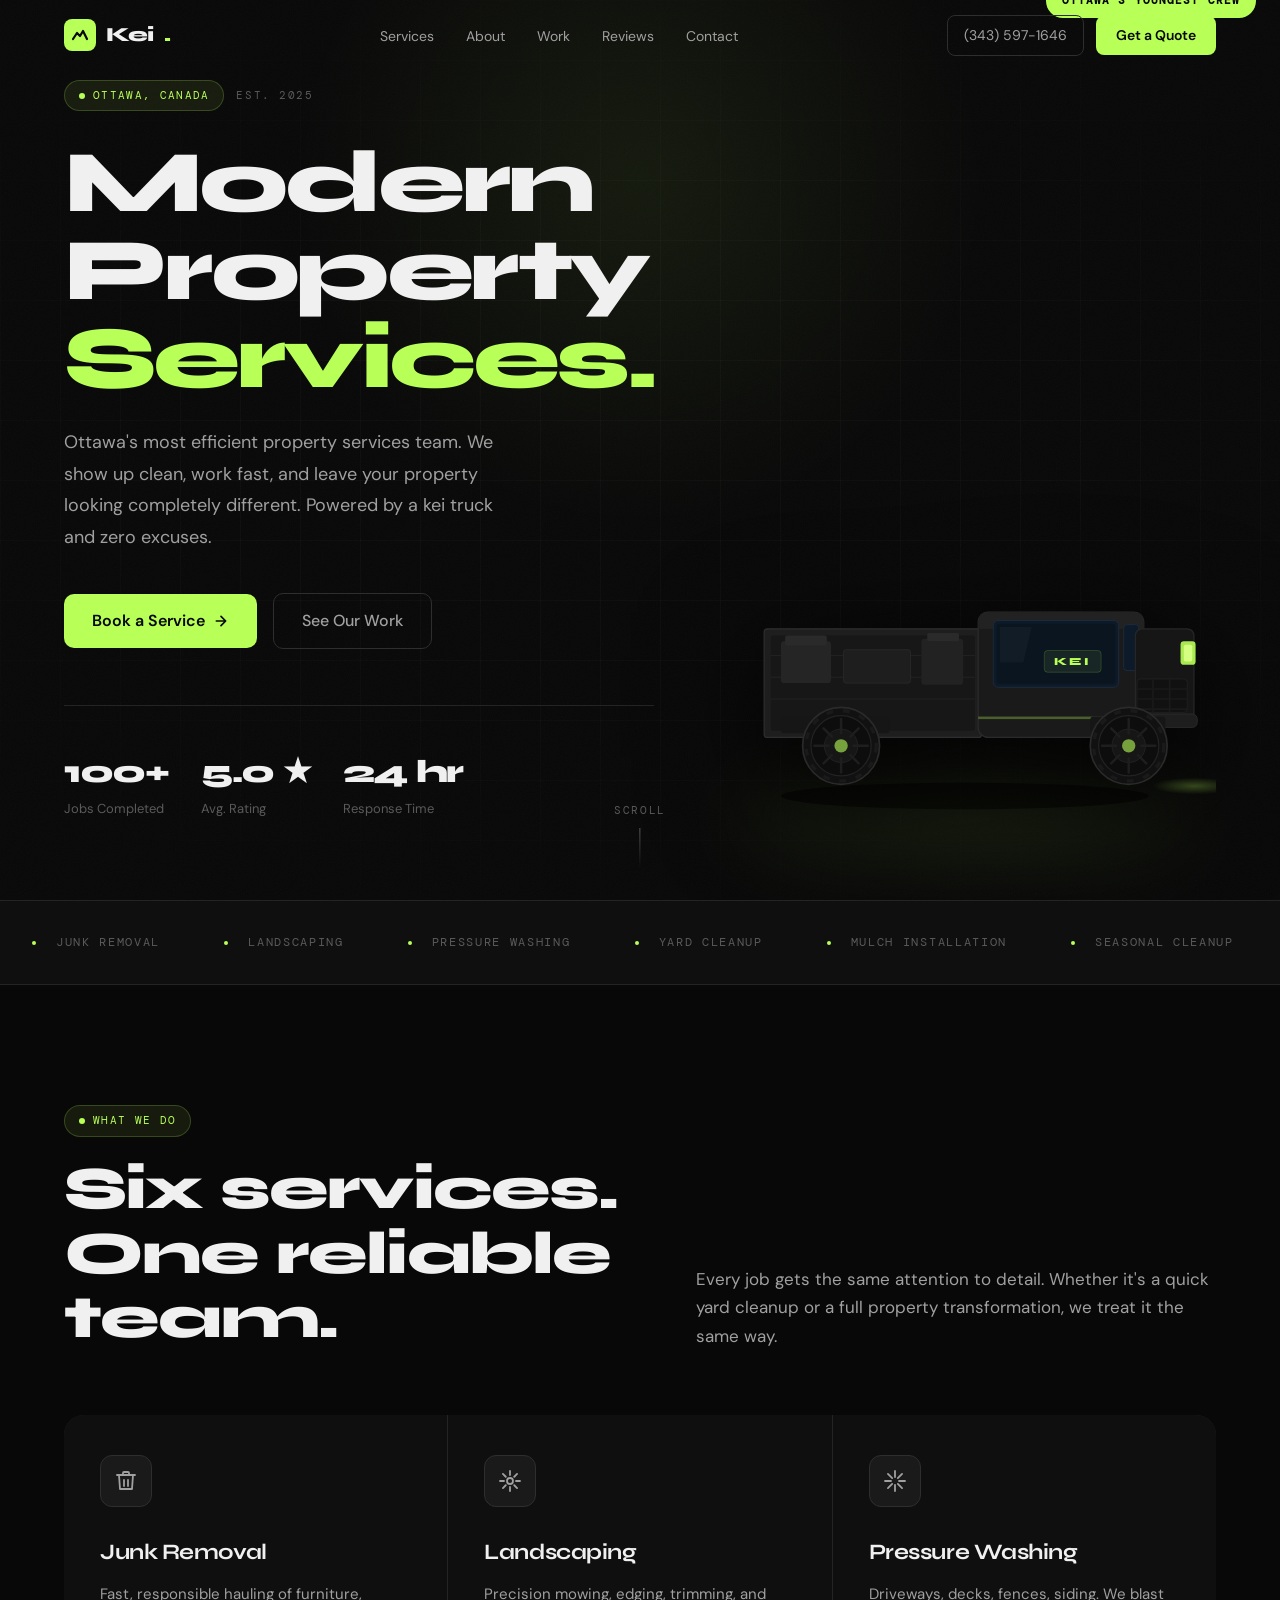
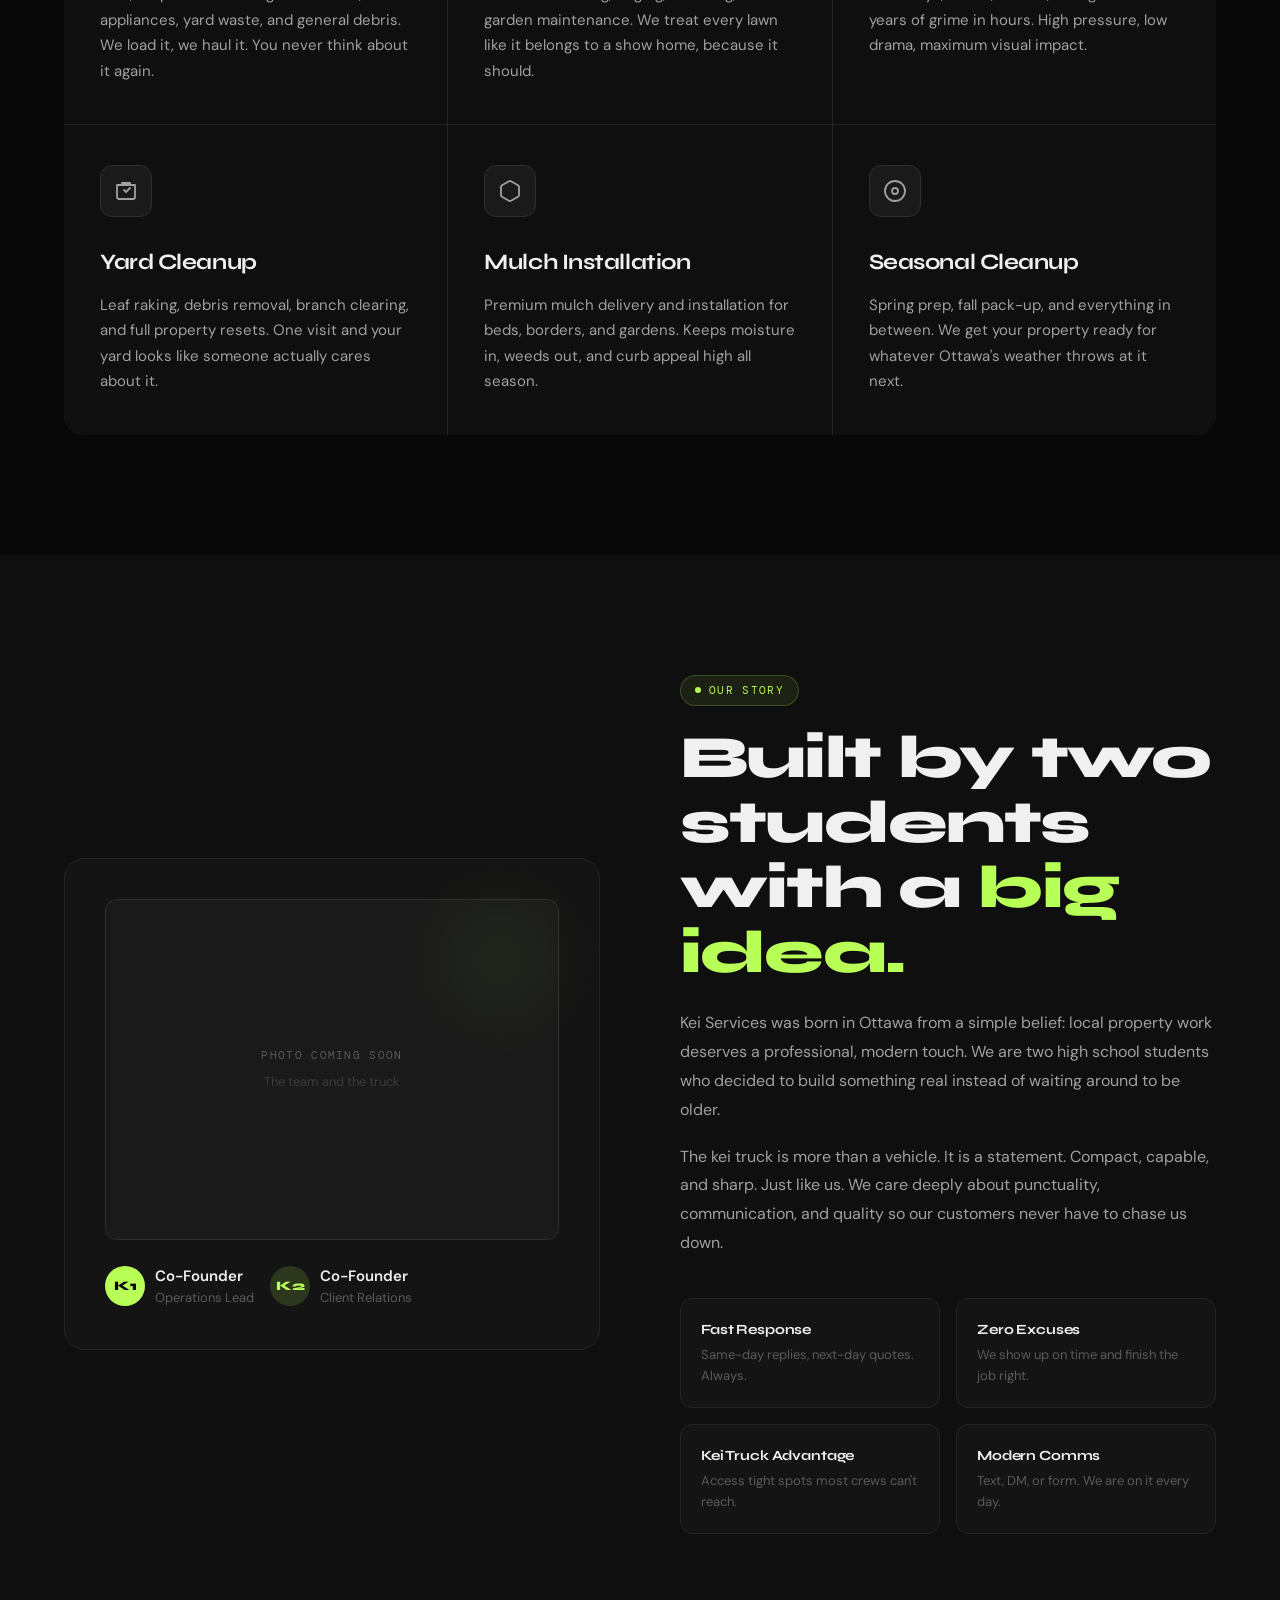
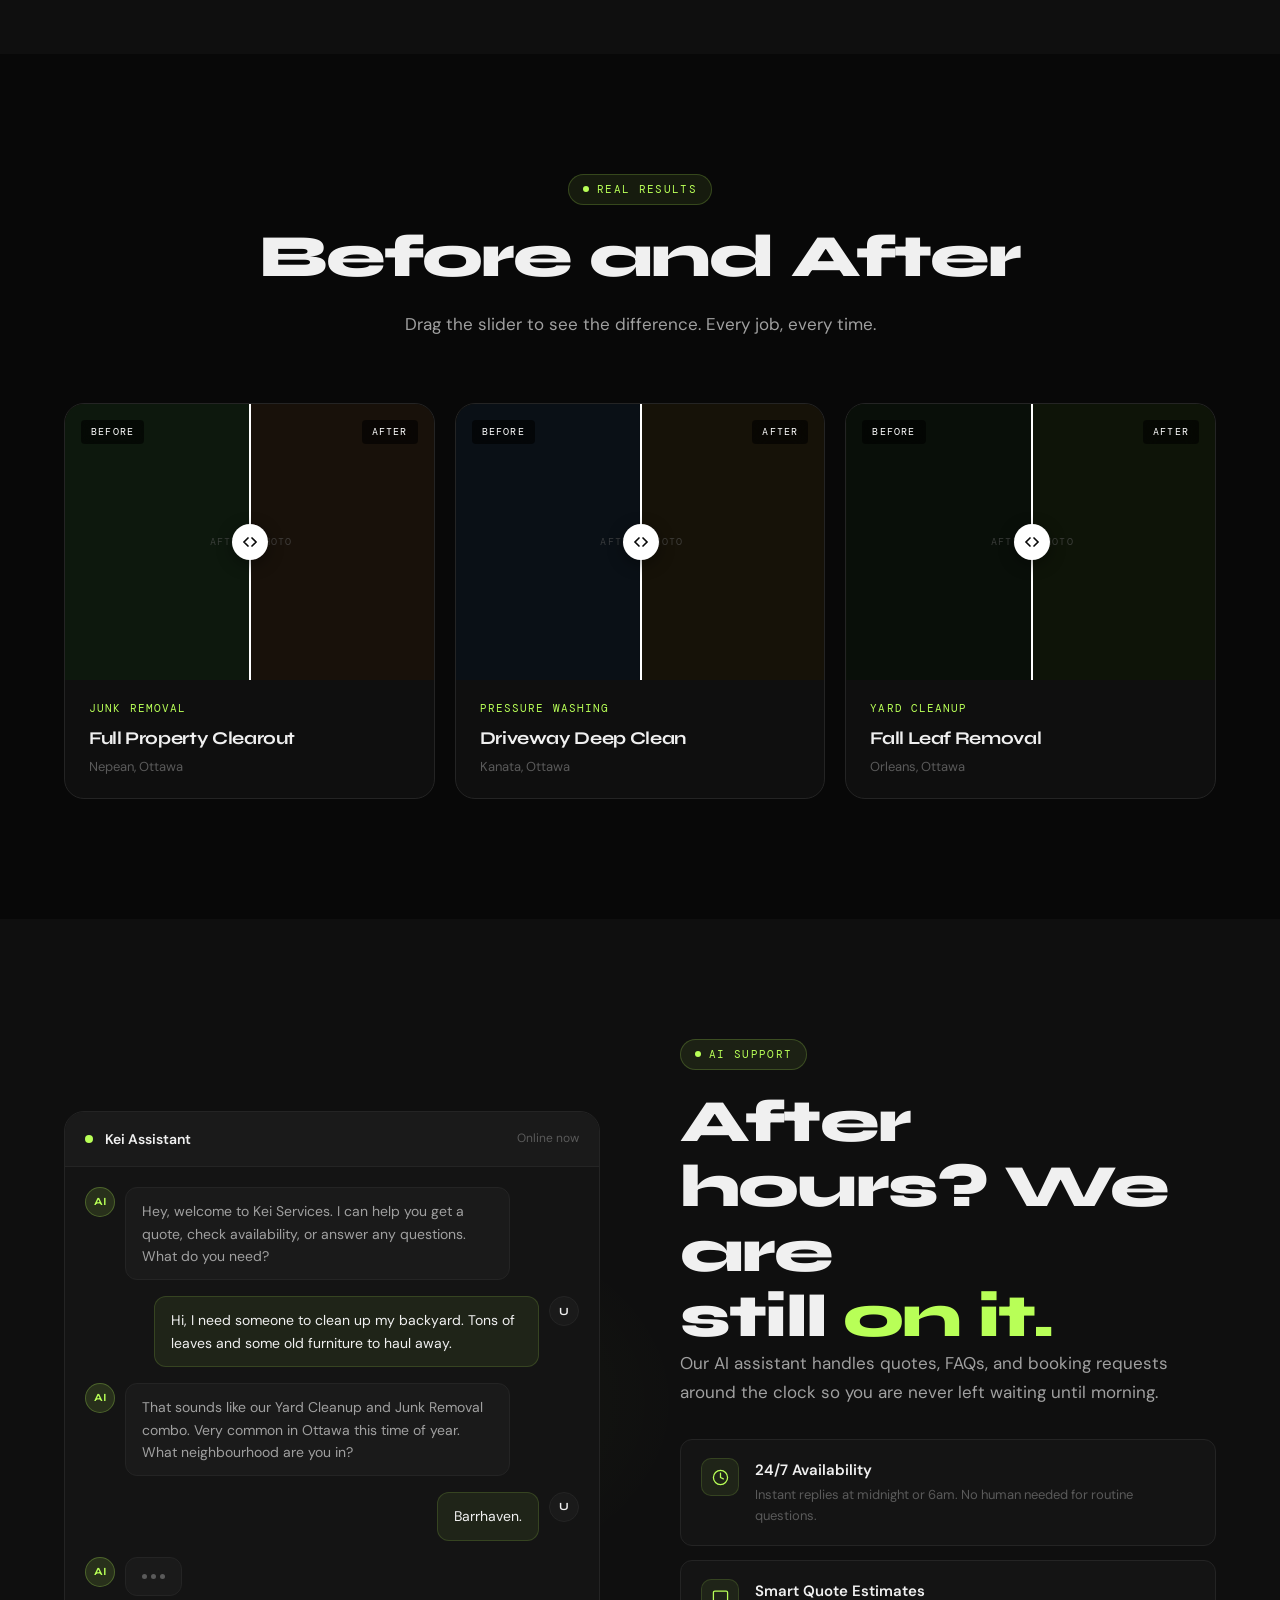
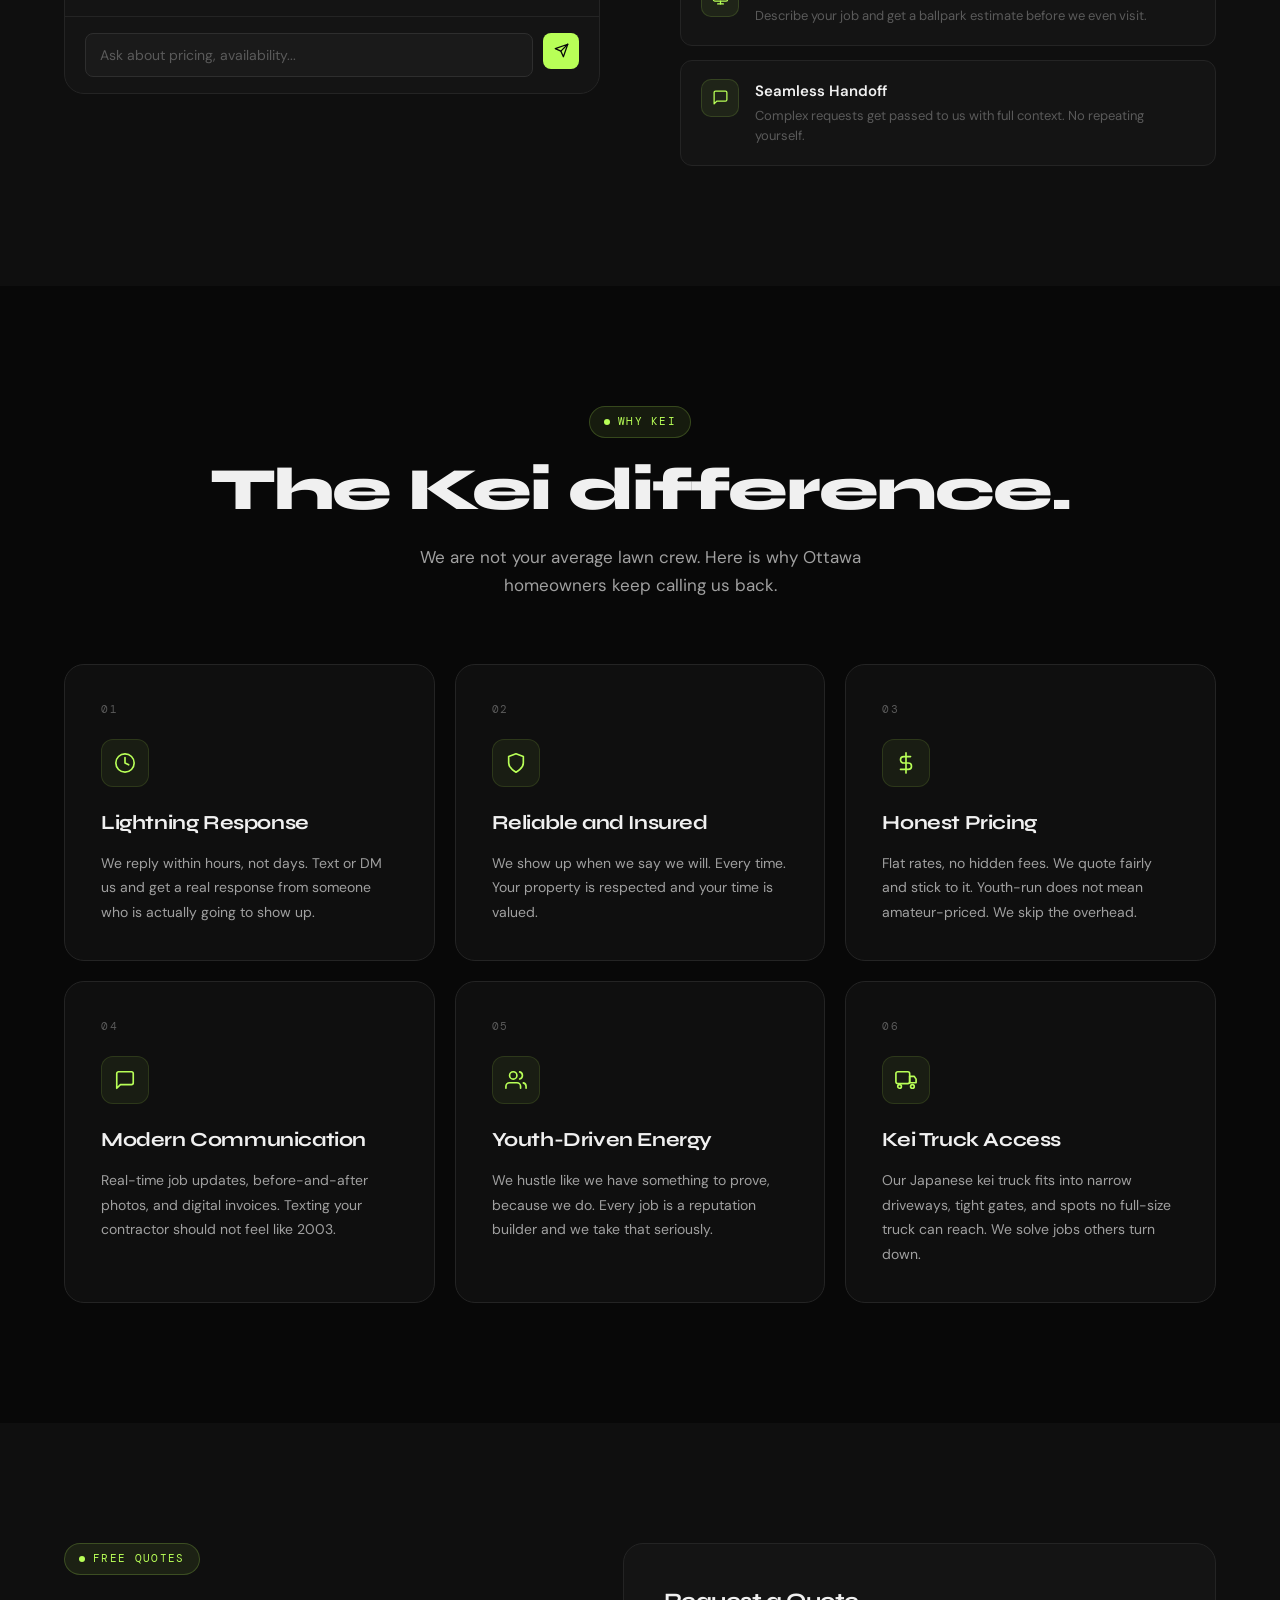
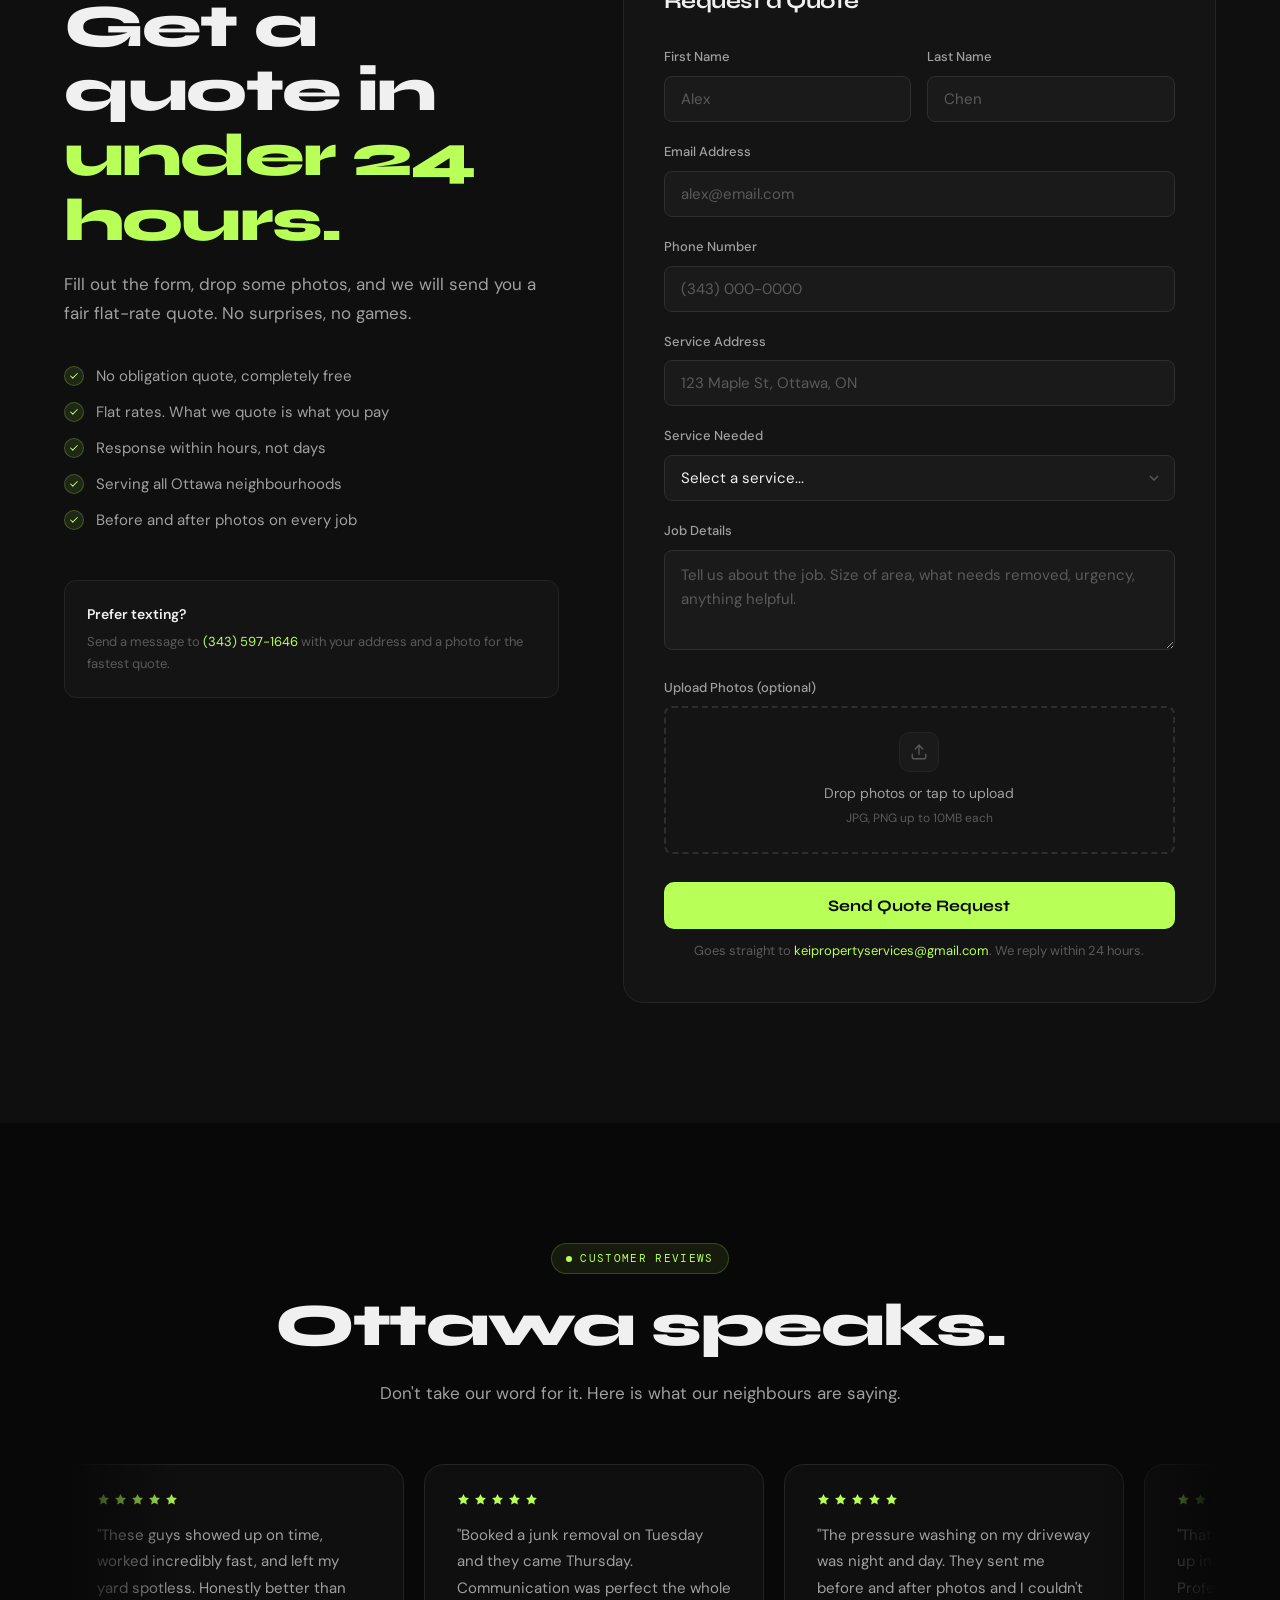
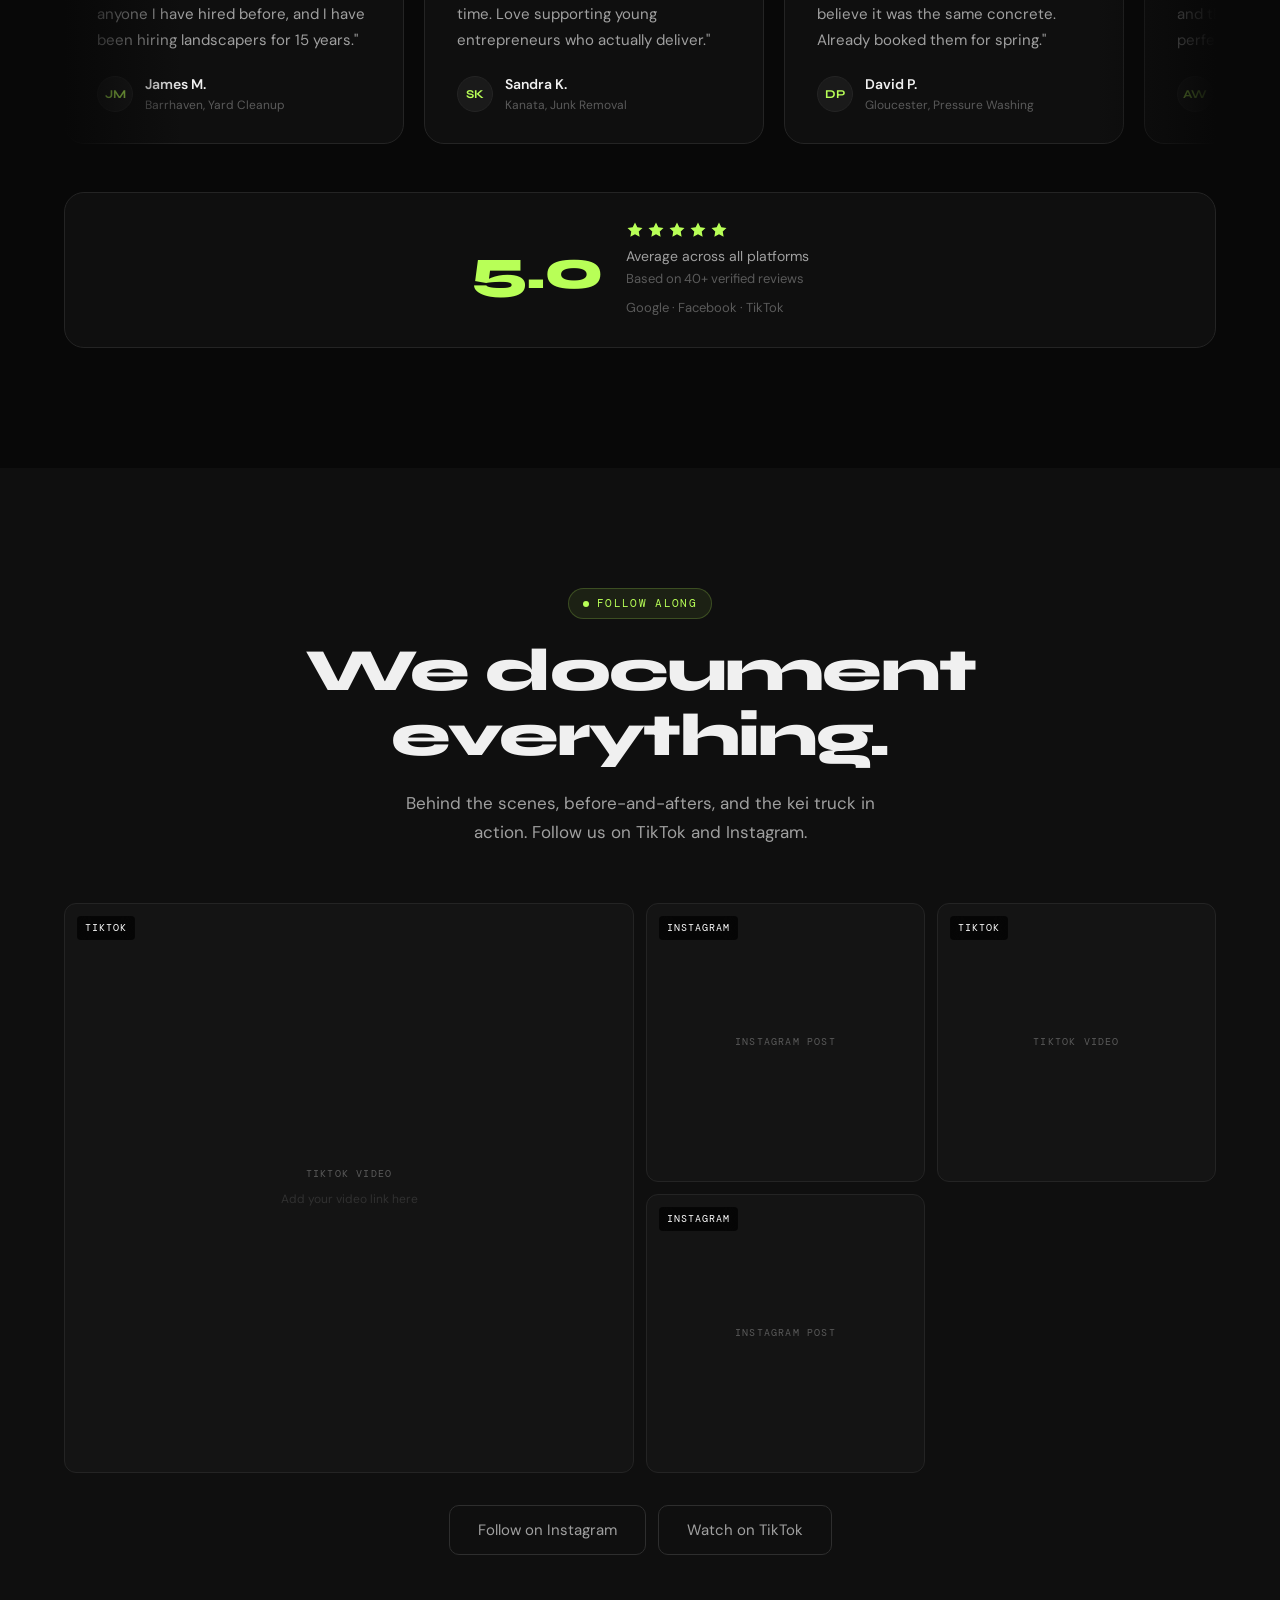
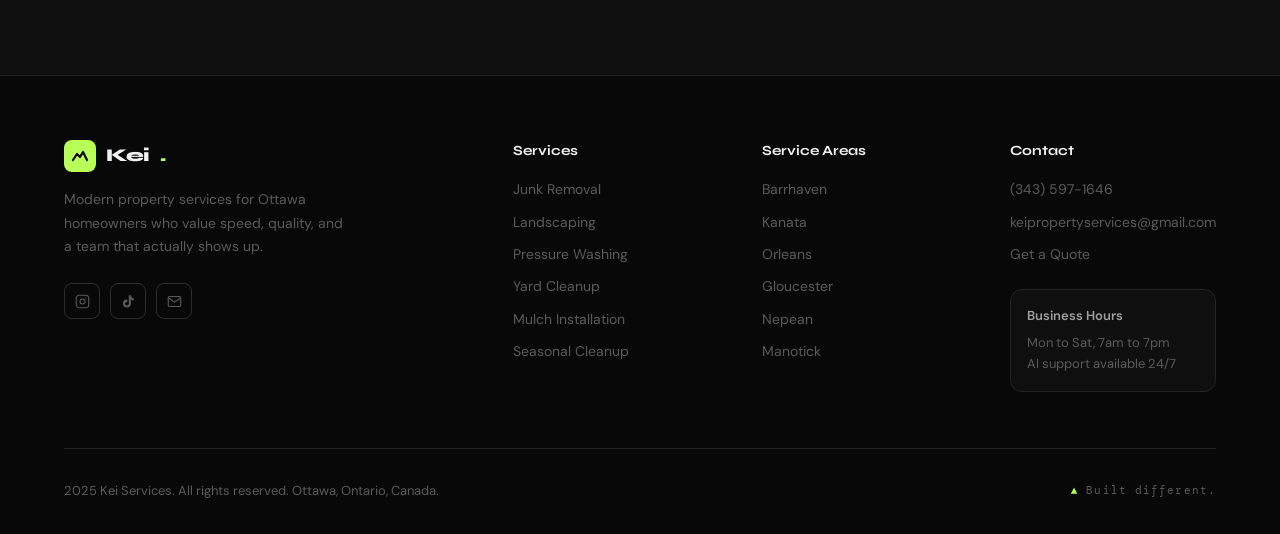
<file: index (2).html>
<!DOCTYPE html>
<html lang="en">
<head>
<meta charset="UTF-8" />
<meta name="viewport" content="width=device-width, initial-scale=1.0" />
<title>Kei Services — Modern Property Services · Ottawa</title>
<link rel="preconnect" href="https://fonts.googleapis.com" />
<link rel="preconnect" href="https://fonts.gstatic.com" crossorigin />
<link href="https://fonts.googleapis.com/css2?family=Syne:wght@400;500;600;700;800&family=DM+Sans:opsz,wght@9..40,300;9..40,400;9..40,500;9..40,600&family=DM+Mono:wght@400;500&display=swap" rel="stylesheet" />
<style>
:root {
  --bg:       #080808;
  --bg-2:     #0f0f0f;
  --bg-3:     #141414;
  --surface:  #1a1a1a;
  --border:   #242424;
  --border-2: #2e2e2e;
  --text:     #f0f0f0;
  --text-2:   #a0a0a0;
  --text-3:   #5a5a5a;
  --accent:   #b8ff57;
  --accent-2: #96d93f;
  --accent-glow: rgba(184,255,87,0.15);
  --radius:   12px;
  --radius-lg:20px;
  --font-display: 'Syne', sans-serif;
  --font-body:    'DM Sans', sans-serif;
  --font-mono:    'DM Mono', monospace;
  --nav-h: 72px;
}

*,*::before,*::after{box-sizing:border-box;margin:0;padding:0}
html{scroll-behavior:smooth;-webkit-font-smoothing:antialiased}
body{background:var(--bg);color:var(--text);font-family:var(--font-body);line-height:1.6;overflow-x:hidden}
img{max-width:100%;display:block}
a{text-decoration:none;color:inherit}
button{font-family:inherit;cursor:pointer;border:none;background:none}
ul{list-style:none}
input,textarea,select{font-family:inherit}

::-webkit-scrollbar{width:4px}
::-webkit-scrollbar-track{background:var(--bg)}
::-webkit-scrollbar-thumb{background:var(--border-2);border-radius:2px}

.container{width:100%;max-width:1200px;margin:0 auto;padding:0 24px}
.section{padding:120px 0}

.tag{display:inline-flex;align-items:center;gap:8px;font-family:var(--font-mono);font-size:11px;letter-spacing:.12em;text-transform:uppercase;color:var(--accent);background:rgba(184,255,87,.08);border:1px solid rgba(184,255,87,.2);padding:6px 14px;border-radius:100px}
.tag::before{content:'';width:6px;height:6px;border-radius:50%;background:var(--accent);flex-shrink:0}

.section-title{font-family:var(--font-display);font-size:clamp(36px,5vw,60px);font-weight:800;line-height:1.08;letter-spacing:-.03em;color:var(--text)}
.section-sub{font-size:17px;color:var(--text-2);line-height:1.7;max-width:520px}

.reveal{opacity:0;transform:translateY(32px);transition:opacity .7s cubic-bezier(.16,1,.3,1),transform .7s cubic-bezier(.16,1,.3,1)}
.reveal.visible{opacity:1;transform:none}
.delay-1{transition-delay:.1s}.delay-2{transition-delay:.2s}.delay-3{transition-delay:.3s}

/* ── NAV ── */
nav{position:fixed;top:0;left:0;right:0;z-index:1000;height:var(--nav-h);display:flex;align-items:center;transition:background .4s,border-color .4s;border-bottom:1px solid transparent}
nav.scrolled{background:rgba(8,8,8,.85);backdrop-filter:blur(20px);-webkit-backdrop-filter:blur(20px);border-color:var(--border)}
.nav-inner{display:flex;align-items:center;justify-content:space-between;width:100%}
.nav-logo{display:flex;align-items:center;gap:10px;font-family:var(--font-display);font-weight:800;font-size:20px;letter-spacing:-.02em}
.logo-mark{width:32px;height:32px;background:var(--accent);border-radius:8px;display:flex;align-items:center;justify-content:center}
.logo-mark svg{width:18px;height:18px}
.nav-links{display:flex;align-items:center;gap:32px}
.nav-links a{font-size:14px;color:var(--text-2);transition:color .2s}
.nav-links a:hover{color:var(--text)}
.nav-cta{display:flex;align-items:center;gap:12px}
.btn-ghost{font-size:14px;color:var(--text-2);padding:8px 16px;border:1px solid var(--border-2);border-radius:8px;transition:all .2s}
.btn-ghost:hover{color:var(--text);background:var(--surface)}
.btn-primary{font-size:14px;font-weight:600;background:var(--accent);color:#080808;padding:8px 20px;border-radius:8px;transition:all .2s}
.btn-primary:hover{background:var(--accent-2);transform:translateY(-1px);box-shadow:0 8px 24px rgba(184,255,87,.25)}
.hamburger{display:none;flex-direction:column;gap:5px;cursor:pointer;padding:4px}
.hamburger span{width:22px;height:2px;background:var(--text);border-radius:2px}
.mobile-menu{display:none}

/* ── HERO ── */
#hero{min-height:100vh;display:flex;flex-direction:column;justify-content:flex-end;padding-bottom:80px;position:relative;overflow:hidden;padding-top:var(--nav-h)}
.hero-bg{position:absolute;inset:0;z-index:0}
.hero-grid{position:absolute;inset:0;background-image:linear-gradient(rgba(255,255,255,.025) 1px,transparent 1px),linear-gradient(90deg,rgba(255,255,255,.025) 1px,transparent 1px);background-size:60px 60px;mask-image:radial-gradient(ellipse 80% 60% at 50% 50%,black 40%,transparent 100%)}
.hero-glow{position:absolute;top:20%;left:50%;transform:translate(-50%,-50%);width:700px;height:700px;background:radial-gradient(circle,rgba(184,255,87,.07) 0%,transparent 70%);pointer-events:none;transition:transform .1s ease-out}
.hero-noise{position:absolute;inset:0;opacity:.03;background-image:url("data:image/svg+xml,%3Csvg viewBox='0 0 256 256' xmlns='http://www.w3.org/2000/svg'%3E%3Cfilter id='n'%3E%3CfeTurbulence type='fractalNoise' baseFrequency='.9' numOctaves='4'/%3E%3C/filter%3E%3Crect width='100%25' height='100%25' filter='url(%23n)'/%3E%3C/svg%3E");background-size:256px}

.hero-content{position:relative;z-index:2;display:grid;grid-template-columns:1fr 1fr;gap:60px;align-items:flex-end}
.hero-title{font-family:var(--font-display);font-size:clamp(52px,7vw,88px);font-weight:800;line-height:1.0;letter-spacing:-.04em;margin-bottom:24px}
.hero-title em{font-style:normal;color:var(--accent)}
.hero-eyebrow{display:flex;align-items:center;gap:12px;margin-bottom:28px}
.hero-badge{font-family:var(--font-mono);font-size:11px;letter-spacing:.14em;text-transform:uppercase;color:var(--text-3)}
.hero-desc{font-size:18px;color:var(--text-2);line-height:1.75;max-width:460px;margin-bottom:40px}
.hero-actions{display:flex;align-items:center;gap:16px;flex-wrap:wrap}
.btn-hero{font-size:16px;font-weight:600;background:var(--accent);color:#080808;padding:14px 28px;border-radius:10px;transition:all .25s;display:inline-flex;align-items:center;gap:8px}
.btn-hero:hover{background:var(--accent-2);transform:translateY(-2px);box-shadow:0 12px 32px rgba(184,255,87,.3)}
.btn-hero-outline{font-size:16px;font-weight:500;color:var(--text-2);padding:14px 28px;border-radius:10px;border:1px solid var(--border-2);transition:all .25s}
.btn-hero-outline:hover{color:var(--text);border-color:var(--text-3)}
.hero-stats{display:flex;gap:32px;margin-top:56px;padding-top:40px;border-top:1px solid var(--border)}
.hero-stat-num{font-family:var(--font-display);font-size:32px;font-weight:800;letter-spacing:-.04em}
.hero-stat-label{font-size:13px;color:var(--text-3);margin-top:2px}

.hero-right{display:flex;justify-content:flex-end;align-items:flex-end}
.truck-wrapper{position:relative;width:100%;max-width:580px}
.truck-glow-ring{position:absolute;bottom:-20px;left:50%;transform:translateX(-50%);width:90%;height:40px;background:var(--accent);border-radius:50%;filter:blur(40px);opacity:.18}
.kei-truck-svg{width:100%;height:auto;filter:drop-shadow(0 24px 60px rgba(0,0,0,.8))}

.hero-scroll{position:absolute;bottom:32px;left:50%;transform:translateX(-50%);display:flex;flex-direction:column;align-items:center;gap:8px;z-index:2}
.hero-scroll span{font-size:11px;letter-spacing:.14em;text-transform:uppercase;color:var(--text-3);font-family:var(--font-mono)}
.scroll-line{width:1px;height:40px;background:linear-gradient(to bottom,var(--text-3),transparent);animation:scrollPulse 2s ease-in-out infinite}
@keyframes scrollPulse{0%,100%{opacity:.4}50%{opacity:1}}

/* ── MARQUEE ── */
.marquee-section{padding:32px 0;border-top:1px solid var(--border);border-bottom:1px solid var(--border);overflow:hidden;background:var(--bg-2)}
.marquee-track{display:flex;white-space:nowrap;animation:marquee 28s linear infinite}
.marquee-track:hover{animation-play-state:paused}
.marquee-item{display:inline-flex;align-items:center;gap:20px;padding:0 32px;font-family:var(--font-mono);font-size:12px;letter-spacing:.14em;text-transform:uppercase;color:var(--text-3)}
.marquee-dot{width:4px;height:4px;background:var(--accent);border-radius:50%;flex-shrink:0}
@keyframes marquee{from{transform:translateX(0)}to{transform:translateX(-50%)}}

/* ── SERVICES ── */
#services{background:var(--bg)}
.services-header{display:flex;align-items:flex-end;justify-content:space-between;margin-bottom:64px;gap:24px}
.services-grid{display:grid;grid-template-columns:repeat(3,1fr);gap:1px;background:var(--border);border-radius:var(--radius-lg);overflow:hidden}
.service-card{background:var(--bg-2);padding:40px 36px;transition:all .35s cubic-bezier(.16,1,.3,1);position:relative;overflow:hidden;cursor:default}
.service-card::before{content:'';position:absolute;inset:0;background:radial-gradient(circle at 70% 0%,var(--accent-glow),transparent 60%);opacity:0;transition:opacity .4s}
.service-card:hover{background:var(--bg-3);transform:scale(1.01)}
.service-card:hover::before{opacity:1}
.service-icon{width:52px;height:52px;border-radius:12px;background:var(--surface);border:1px solid var(--border-2);display:flex;align-items:center;justify-content:center;margin-bottom:28px;transition:all .35s}
.service-card:hover .service-icon{background:rgba(184,255,87,.1);border-color:rgba(184,255,87,.25)}
.service-icon svg{width:24px;height:24px;stroke:var(--text-2);transition:stroke .3s}
.service-card:hover .service-icon svg{stroke:var(--accent)}
.service-name{font-family:var(--font-display);font-size:22px;font-weight:700;letter-spacing:-.02em;margin-bottom:12px;transition:color .3s}
.service-card:hover .service-name{color:var(--accent)}
.service-desc{font-size:15px;color:var(--text-2);line-height:1.7}
.service-arrow{position:absolute;bottom:36px;right:36px;width:36px;height:36px;border-radius:50%;border:1px solid var(--border-2);display:flex;align-items:center;justify-content:center;opacity:0;transform:translateY(6px);transition:all .3s}
.service-arrow svg{width:16px;height:16px;stroke:var(--accent)}
.service-card:hover .service-arrow{opacity:1;transform:translateY(0)}

/* ── ABOUT ── */
#about{background:var(--bg-2)}
.about-grid{display:grid;grid-template-columns:1fr 1fr;gap:80px;align-items:center}
.about-card{background:var(--bg-3);border:1px solid var(--border);border-radius:var(--radius-lg);padding:40px;position:relative;overflow:hidden}
.about-card::after{content:'';position:absolute;top:0;right:0;width:200px;height:200px;background:radial-gradient(circle,rgba(184,255,87,.05),transparent 70%);pointer-events:none}
.about-photo-ph{width:100%;aspect-ratio:4/3;border-radius:12px;background:var(--surface);border:1px solid var(--border-2);margin-bottom:24px;display:flex;flex-direction:column;align-items:center;justify-content:center;gap:8px}
.ph-label{font-family:var(--font-mono);font-size:11px;letter-spacing:.12em;text-transform:uppercase;color:var(--text-3)}
.ph-sub{font-size:13px;color:var(--text-3);opacity:.5}
.about-float-badge{position:absolute;top:-16px;right:24px;background:var(--accent);color:#080808;font-family:var(--font-mono);font-size:11px;letter-spacing:.1em;text-transform:uppercase;padding:8px 16px;border-radius:100px;font-weight:600}
.founder-row{display:flex;gap:16px}
.founder-badge{display:flex;align-items:center;gap:10px}
.founder-avatar{width:40px;height:40px;border-radius:50%;background:var(--accent);display:flex;align-items:center;justify-content:center;font-family:var(--font-display);font-weight:800;font-size:13px;color:#080808;flex-shrink:0}
.founder-name{font-size:15px;font-weight:600}
.founder-role{font-size:13px;color:var(--text-3)}
.about-content .section-title{margin:20px 0 24px}
.about-text{font-size:16px;color:var(--text-2);line-height:1.8;margin-bottom:18px}
.about-values{display:grid;grid-template-columns:1fr 1fr;gap:16px;margin-top:40px}
.about-value{background:var(--bg-3);border:1px solid var(--border);border-radius:var(--radius);padding:20px}
.about-value-title{font-family:var(--font-display);font-size:14px;font-weight:700;letter-spacing:-.01em;margin-bottom:4px}
.about-value-desc{font-size:13px;color:var(--text-3);line-height:1.6}

/* ── BEFORE/AFTER ── */
#transformations{background:var(--bg)}
.ba-header{text-align:center;margin-bottom:64px}
.ba-header .section-sub{margin:20px auto 0}
.ba-grid{display:grid;grid-template-columns:repeat(3,1fr);gap:20px}
.ba-card{border-radius:var(--radius-lg);overflow:hidden;background:var(--bg-2);border:1px solid var(--border)}
.ba-slider-wrap{position:relative;width:100%;aspect-ratio:4/3;overflow:hidden;cursor:col-resize;user-select:none}
.ba-before,.ba-after{position:absolute;inset:0;display:flex;align-items:center;justify-content:center}
.ba-after{clip-path:inset(0 50% 0 0)}
.ba-ph-text{font-family:var(--font-mono);font-size:10px;letter-spacing:.12em;text-transform:uppercase;color:var(--text-3);opacity:.6;pointer-events:none}
.ba-divider{position:absolute;top:0;bottom:0;left:50%;width:2px;background:white;z-index:3;cursor:col-resize}
.ba-divider-handle{position:absolute;top:50%;left:50%;transform:translate(-50%,-50%);width:36px;height:36px;background:white;border-radius:50%;display:flex;align-items:center;justify-content:center;box-shadow:0 4px 16px rgba(0,0,0,.4)}
.ba-labels{position:absolute;top:16px;left:0;right:0;display:flex;justify-content:space-between;padding:0 16px;z-index:4;pointer-events:none}
.ba-label{font-family:var(--font-mono);font-size:10px;letter-spacing:.12em;text-transform:uppercase;background:rgba(0,0,0,.6);backdrop-filter:blur(8px);color:white;padding:4px 10px;border-radius:4px}
.ba-info{padding:20px 24px}
.ba-service-tag{font-family:var(--font-mono);font-size:11px;letter-spacing:.1em;text-transform:uppercase;color:var(--accent);margin-bottom:6px}
.ba-title{font-family:var(--font-display);font-size:18px;font-weight:700;letter-spacing:-.02em}
.ba-location{font-size:13px;color:var(--text-3);margin-top:4px}

/* ── AI ── */
#ai{background:var(--bg-2);position:relative;overflow:hidden}
.ai-glow-bg{position:absolute;top:50%;left:30%;transform:translate(-50%,-50%);width:600px;height:400px;background:radial-gradient(ellipse,rgba(184,255,87,.05),transparent 70%);pointer-events:none}
.ai-grid{display:grid;grid-template-columns:1fr 1fr;gap:80px;align-items:center;position:relative;z-index:1}
.ai-chat-window{background:var(--bg-3);border:1px solid var(--border);border-radius:var(--radius-lg);overflow:hidden}
.ai-chat-header{display:flex;align-items:center;gap:12px;padding:16px 20px;border-bottom:1px solid var(--border);background:var(--surface)}
.ai-status-dot{width:8px;height:8px;background:var(--accent);border-radius:50%;animation:pulse 2s ease-in-out infinite;flex-shrink:0}
@keyframes pulse{0%,100%{opacity:1;box-shadow:0 0 0 0 rgba(184,255,87,.3)}50%{opacity:.7;box-shadow:0 0 0 6px transparent}}
.ai-chat-title{font-size:14px;font-weight:600}
.ai-chat-sub{font-size:12px;color:var(--text-3);margin-left:auto}
.ai-body{padding:20px;display:flex;flex-direction:column;gap:16px;min-height:280px}
.ai-msg{display:flex;gap:10px;align-items:flex-start}
.ai-msg.user{flex-direction:row-reverse}
.ai-avatar{width:30px;height:30px;border-radius:50%;background:var(--surface);border:1px solid var(--border);flex-shrink:0;display:flex;align-items:center;justify-content:center;font-size:11px;font-family:var(--font-display);font-weight:700}
.ai-avatar.bot{background:rgba(184,255,87,.12);border-color:rgba(184,255,87,.25);color:var(--accent)}
.ai-bubble{max-width:78%;background:var(--surface);border:1px solid var(--border);border-radius:12px;padding:12px 16px;font-size:14px;line-height:1.6;color:var(--text-2)}
.ai-msg.user .ai-bubble{background:rgba(184,255,87,.07);border-color:rgba(184,255,87,.15);color:var(--text)}
.ai-typing-dots{display:flex;gap:4px;padding:4px 0}
.ai-typing-dots span{width:5px;height:5px;background:var(--text-3);border-radius:50%;animation:dots .9s ease-in-out infinite}
.ai-typing-dots span:nth-child(2){animation-delay:.15s}
.ai-typing-dots span:nth-child(3){animation-delay:.3s}
@keyframes dots{0%,60%,100%{transform:translateY(0)}30%{transform:translateY(-6px)}}
.ai-input-row{padding:16px 20px;border-top:1px solid var(--border);display:flex;gap:10px}
.ai-fake-input{flex:1;background:var(--surface);border:1px solid var(--border-2);border-radius:8px;padding:10px 14px;font-size:14px;color:var(--text-3)}
.ai-send-btn{width:36px;height:36px;background:var(--accent);border-radius:8px;display:flex;align-items:center;justify-content:center;flex-shrink:0;cursor:pointer;transition:all .2s}
.ai-send-btn:hover{background:var(--accent-2)}
.ai-send-btn svg{width:15px;height:15px;stroke:#080808}
.ai-features{display:flex;flex-direction:column;gap:14px;margin-top:32px}
.ai-feat{display:flex;gap:16px;align-items:flex-start;padding:18px 20px;background:var(--bg-3);border:1px solid var(--border);border-radius:var(--radius);transition:border-color .25s}
.ai-feat:hover{border-color:var(--border-2)}
.ai-feat-icon{width:38px;height:38px;border-radius:10px;background:rgba(184,255,87,.07);border:1px solid rgba(184,255,87,.14);display:flex;align-items:center;justify-content:center;flex-shrink:0}
.ai-feat-icon svg{width:17px;height:17px;stroke:var(--accent)}
.ai-feat-title{font-size:15px;font-weight:600;margin-bottom:3px}
.ai-feat-desc{font-size:13px;color:var(--text-3);line-height:1.6}

/* ── WHY ── */
#why{background:var(--bg)}
.why-header{text-align:center;margin-bottom:64px}
.why-header .section-sub{margin:20px auto 0}
.why-grid{display:grid;grid-template-columns:repeat(3,1fr);gap:20px}
.why-card{background:var(--bg-2);border:1px solid var(--border);border-radius:var(--radius-lg);padding:36px;transition:all .35s;position:relative;overflow:hidden}
.why-card::after{content:'';position:absolute;bottom:0;left:0;right:0;height:2px;background:linear-gradient(90deg,transparent,var(--accent),transparent);opacity:0;transition:opacity .4s}
.why-card:hover{border-color:var(--border-2);transform:translateY(-4px)}
.why-card:hover::after{opacity:1}
.why-num{font-family:var(--font-mono);font-size:11px;letter-spacing:.14em;color:var(--text-3);margin-bottom:20px;text-transform:uppercase}
.why-icon{width:48px;height:48px;border-radius:12px;background:rgba(184,255,87,.06);border:1px solid rgba(184,255,87,.12);display:flex;align-items:center;justify-content:center;margin-bottom:20px}
.why-icon svg{width:22px;height:22px;stroke:var(--accent)}
.why-title{font-family:var(--font-display);font-size:20px;font-weight:700;letter-spacing:-.02em;margin-bottom:12px}
.why-desc{font-size:14px;color:var(--text-2);line-height:1.75}

/* ── BOOKING ── */
#booking{background:var(--bg-2)}
.booking-grid{display:grid;grid-template-columns:1fr 1.2fr;gap:64px;align-items:start}
.booking-content .section-title{margin:20px 0 16px}
.booking-content .section-sub{margin-bottom:36px}
.booking-perks{display:flex;flex-direction:column;gap:12px}
.booking-perk{display:flex;align-items:center;gap:12px;font-size:15px;color:var(--text-2)}
.perk-check{width:20px;height:20px;border-radius:50%;background:rgba(184,255,87,.1);border:1px solid rgba(184,255,87,.22);display:flex;align-items:center;justify-content:center;flex-shrink:0}
.perk-check svg{width:10px;height:10px;stroke:var(--accent);stroke-width:2.5}
.text-blurb{margin-top:48px;padding:22px;background:var(--bg-3);border:1px solid var(--border);border-radius:var(--radius)}
.text-blurb-title{font-size:14px;font-weight:600;margin-bottom:6px}
.text-blurb-body{font-size:13px;color:var(--text-3);line-height:1.7}
.text-blurb-body a{color:var(--accent)}

.booking-form{background:var(--bg-3);border:1px solid var(--border);border-radius:var(--radius-lg);padding:40px}
.form-title{font-family:var(--font-display);font-size:22px;font-weight:700;letter-spacing:-.02em;margin-bottom:28px}
.form-group{margin-bottom:20px}
.form-label{display:block;font-size:13px;font-weight:500;color:var(--text-2);margin-bottom:8px}
.form-input,.form-textarea,.form-select{width:100%;background:var(--surface);border:1px solid var(--border-2);border-radius:8px;padding:12px 16px;font-size:15px;color:var(--text);transition:border-color .2s,box-shadow .2s;outline:none;-webkit-appearance:none}
.form-input:focus,.form-textarea:focus,.form-select:focus{border-color:rgba(184,255,87,.4);box-shadow:0 0 0 3px rgba(184,255,87,.08)}
.form-input::placeholder,.form-textarea::placeholder{color:var(--text-3)}
.form-select{background-image:url("data:image/svg+xml,%3Csvg xmlns='http://www.w3.org/2000/svg' width='16' height='16' viewBox='0 0 24 24' fill='none' stroke='%235a5a5a' stroke-width='2'%3E%3Cpath d='m6 9 6 6 6-6'/%3E%3C/svg%3E");background-repeat:no-repeat;background-position:right 12px center;padding-right:40px;cursor:pointer}
.form-select option{background:var(--bg-3);color:var(--text)}
.form-textarea{resize:vertical;min-height:100px;line-height:1.6}
.form-row{display:grid;grid-template-columns:1fr 1fr;gap:16px}
.upload-area{border:2px dashed var(--border-2);border-radius:8px;padding:24px;text-align:center;cursor:pointer;transition:all .2s;position:relative}
.upload-area:hover{border-color:rgba(184,255,87,.3);background:rgba(184,255,87,.03)}
.upload-area input[type=file]{position:absolute;inset:0;opacity:0;cursor:pointer}
.upload-icon-wrap{width:40px;height:40px;border-radius:10px;background:var(--surface);border:1px solid var(--border);display:flex;align-items:center;justify-content:center;margin:0 auto 10px}
.upload-icon-wrap svg{width:18px;height:18px;stroke:var(--text-3)}
.upload-main{font-size:14px;color:var(--text-2)}
.upload-hint{font-size:12px;color:var(--text-3);margin-top:4px}
.btn-submit{width:100%;padding:14px;background:var(--accent);color:#080808;font-size:16px;font-weight:700;border-radius:10px;border:none;cursor:pointer;transition:all .25s;font-family:var(--font-display);margin-top:8px}
.btn-submit:hover{background:var(--accent-2);transform:translateY(-1px);box-shadow:0 8px 28px rgba(184,255,87,.25)}
.btn-submit:disabled{opacity:.6;cursor:not-allowed;transform:none}
.form-footer-note{font-size:13px;color:var(--text-3);text-align:center;margin-top:12px;line-height:1.6}
.form-footer-note a{color:var(--accent)}

/* Success state */
.form-success{display:none;text-align:center;padding:40px 20px}
.form-success.show{display:block}
.success-mark{width:56px;height:56px;border-radius:50%;background:rgba(184,255,87,.12);border:1px solid rgba(184,255,87,.3);display:flex;align-items:center;justify-content:center;margin:0 auto 16px}
.success-mark svg{width:24px;height:24px;stroke:var(--accent);stroke-width:2.5}
.success-title{font-family:var(--font-display);font-size:22px;font-weight:700;letter-spacing:-.02em;margin-bottom:8px}
.success-body{font-size:15px;color:var(--text-2);line-height:1.7}

/* ── REVIEWS ── */
#reviews{background:var(--bg)}
.reviews-header{text-align:center;margin-bottom:56px}
.reviews-header .section-sub{margin:20px auto 0}
.reviews-track-wrap{overflow:hidden;position:relative}
.reviews-track-wrap::before,.reviews-track-wrap::after{content:'';position:absolute;top:0;bottom:0;width:120px;z-index:2;pointer-events:none}
.reviews-track-wrap::before{left:0;background:linear-gradient(to right,var(--bg),transparent)}
.reviews-track-wrap::after{right:0;background:linear-gradient(to left,var(--bg),transparent)}
.reviews-track{display:flex;gap:20px;animation:reviewScroll 35s linear infinite}
.reviews-track:hover{animation-play-state:paused}
@keyframes reviewScroll{from{transform:translateX(0)}to{transform:translateX(calc(-50% - 10px))}}
.review-card{flex-shrink:0;width:340px;background:var(--bg-2);border:1px solid var(--border);border-radius:var(--radius-lg);padding:28px 32px;transition:border-color .3s}
.review-card:hover{border-color:var(--border-2)}
.review-stars{display:flex;gap:4px;margin-bottom:16px}
.review-stars svg{width:13px;height:13px;fill:var(--accent)}
.review-text{font-size:15px;color:var(--text-2);line-height:1.75;margin-bottom:20px}
.review-author{display:flex;align-items:center;gap:12px}
.review-avatar{width:36px;height:36px;border-radius:50%;background:var(--surface);border:1px solid var(--border);display:flex;align-items:center;justify-content:center;font-family:var(--font-display);font-weight:700;font-size:12px;color:var(--accent);flex-shrink:0}
.review-name{font-size:14px;font-weight:600}
.review-meta{font-size:12px;color:var(--text-3)}
.rating-bar{display:flex;align-items:center;justify-content:center;gap:24px;margin-top:48px;padding:28px 32px;background:var(--bg-2);border:1px solid var(--border);border-radius:var(--radius-lg)}
.rating-big{font-family:var(--font-display);font-size:56px;font-weight:800;letter-spacing:-.04em;color:var(--accent);line-height:1}
.rating-stars{display:flex;gap:3px;margin-bottom:6px}
.rating-stars svg{width:18px;height:18px;fill:var(--accent)}
.rating-label{font-size:14px;color:var(--text-2)}
.rating-count{font-size:13px;color:var(--text-3);margin-top:2px}
.rating-platforms{font-size:13px;color:var(--text-3);margin-top:8px}

/* ── SOCIAL ── */
#social{background:var(--bg-2)}
.social-header{text-align:center;margin-bottom:56px}
.social-header .section-sub{margin:20px auto 0}
.social-grid{display:grid;grid-template-columns:repeat(4,1fr);gap:12px}
.social-post{border-radius:var(--radius);overflow:hidden;aspect-ratio:1;background:var(--bg-3);border:1px solid var(--border);position:relative;cursor:pointer;transition:all .3s;display:flex;align-items:center;justify-content:center}
.social-post:hover{transform:scale(1.02);border-color:var(--border-2)}
.social-post:first-child{grid-column:span 2;grid-row:span 2;aspect-ratio:auto;min-height:280px}
.soc-ph{display:flex;flex-direction:column;align-items:center;justify-content:center;gap:8px;padding:24px;width:100%;height:100%}
.soc-ph-label{font-family:var(--font-mono);font-size:10px;letter-spacing:.12em;text-transform:uppercase;color:var(--text-3)}
.soc-ph-sub{font-size:12px;color:var(--text-3);opacity:.4;text-align:center}
.soc-overlay{position:absolute;inset:0;background:transparent;display:flex;align-items:center;justify-content:center;transition:background .3s}
.social-post:hover .soc-overlay{background:rgba(0,0,0,.5)}
.soc-play{opacity:0;transform:scale(.8);transition:all .3s;width:48px;height:48px;background:white;border-radius:50%;display:flex;align-items:center;justify-content:center}
.social-post:hover .soc-play{opacity:1;transform:scale(1)}
.soc-play svg{width:18px;height:18px;fill:#080808;margin-left:3px}
.soc-tag{position:absolute;top:12px;left:12px;font-family:var(--font-mono);font-size:10px;letter-spacing:.1em;text-transform:uppercase;background:rgba(0,0,0,.7);backdrop-filter:blur(8px);color:white;padding:4px 8px;border-radius:4px}
.btn-social{display:inline-flex;align-items:center;gap:10px;padding:12px 28px;border:1px solid var(--border-2);border-radius:10px;font-size:15px;color:var(--text-2);transition:all .25s}
.btn-social:hover{border-color:var(--text-3);color:var(--text);background:var(--surface)}

/* ── FOOTER ── */
footer{background:var(--bg);border-top:1px solid var(--border);padding:64px 0 32px}
.footer-grid{display:grid;grid-template-columns:2fr 1fr 1fr 1fr;gap:48px;margin-bottom:56px}
.footer-logo{display:flex;align-items:center;gap:10px;font-family:var(--font-display);font-weight:800;font-size:18px;letter-spacing:-.02em;margin-bottom:16px}
.footer-tagline{font-size:14px;color:var(--text-3);line-height:1.7;max-width:280px;margin-bottom:24px}
.footer-socials{display:flex;gap:10px}
.soc-icon{width:36px;height:36px;border:1px solid var(--border-2);border-radius:8px;display:flex;align-items:center;justify-content:center;color:var(--text-3);transition:all .2s;flex-shrink:0}
.soc-icon:hover{border-color:var(--text-3);color:var(--text);background:var(--surface)}
.soc-icon svg{width:15px;height:15px}
.footer-col-title{font-family:var(--font-display);font-size:14px;font-weight:700;margin-bottom:16px}
.footer-links{display:flex;flex-direction:column;gap:10px}
.footer-links a{font-size:14px;color:var(--text-3);transition:color .2s}
.footer-links a:hover{color:var(--text)}
.footer-hours{margin-top:24px;padding:16px;background:var(--bg-2);border:1px solid var(--border);border-radius:var(--radius)}
.footer-hours-title{font-size:13px;font-weight:600;color:var(--text-2);margin-bottom:6px}
.footer-hours p{font-size:13px;color:var(--text-3)}
.footer-bottom{display:flex;align-items:center;justify-content:space-between;padding-top:32px;border-top:1px solid var(--border);gap:16px}
.footer-copy{font-size:13px;color:var(--text-3)}
.footer-badge{font-family:var(--font-mono);font-size:11px;letter-spacing:.1em;color:var(--text-3);display:flex;align-items:center;gap:8px}

/* ── MOBILE NAV ── */
@media(max-width:768px){
  .nav-links,.nav-cta .btn-ghost{display:none}
  .hamburger{display:flex}
  .mobile-menu{display:none;position:fixed;inset:0;background:var(--bg);z-index:999;flex-direction:column;justify-content:center;align-items:center;gap:32px;padding:40px}
  .mobile-menu.open{display:flex}
  .mobile-menu a{font-family:var(--font-display);font-size:32px;font-weight:800;letter-spacing:-.03em;color:var(--text-2);transition:color .2s}
  .mobile-menu a:hover{color:var(--accent)}
  .mobile-close{position:absolute;top:24px;right:24px;font-size:24px;color:var(--text-2);cursor:pointer;padding:8px}
}

@media(max-width:1024px){
  .hero-content{grid-template-columns:1fr;gap:48px}
  .hero-right{justify-content:center}
  .truck-wrapper{max-width:480px}
  .services-grid{grid-template-columns:repeat(2,1fr)}
  .about-grid{grid-template-columns:1fr;gap:48px}
  .about-grid .about-visual{order:-1}
  .ai-grid{grid-template-columns:1fr;gap:48px}
  .why-grid{grid-template-columns:repeat(2,1fr)}
  .booking-grid{grid-template-columns:1fr}
  .footer-grid{grid-template-columns:1fr 1fr;gap:32px}
  .social-grid{grid-template-columns:repeat(3,1fr)}
  .social-post:first-child{grid-column:span 1;grid-row:span 1;min-height:auto}
}
@media(max-width:640px){
  .section{padding:80px 0}
  .services-grid,.why-grid,.ba-grid{grid-template-columns:1fr}
  .hero-stats{gap:20px}
  .hero-stat-num{font-size:24px}
  .footer-grid{grid-template-columns:1fr}
  .footer-bottom{flex-direction:column;text-align:center}
  .services-header{flex-direction:column;align-items:flex-start}
  .form-row{grid-template-columns:1fr}
  .social-grid{grid-template-columns:repeat(2,1fr)}
  .rating-bar{flex-direction:column;text-align:center}
  .about-values{grid-template-columns:1fr}
}
</style>
</head>
<body>

<!-- NAV -->
<nav id="navbar">
  <div class="container nav-inner">
    <a href="#" class="nav-logo">
      <div class="logo-mark">
        <svg viewBox="0 0 18 18" fill="none"><path d="M2 13 L6 7 L9 10 L12 5 L16 13" stroke="#080808" stroke-width="2.2" stroke-linecap="round" stroke-linejoin="round"/></svg>
      </div>
      Kei<span style="color:var(--accent)">.</span>
    </a>
    <ul class="nav-links">
      <li><a href="#services">Services</a></li>
      <li><a href="#about">About</a></li>
      <li><a href="#transformations">Work</a></li>
      <li><a href="#reviews">Reviews</a></li>
      <li><a href="#booking">Contact</a></li>
    </ul>
    <div class="nav-cta">
      <a href="tel:+13435971646" class="btn-ghost">(343) 597-1646</a>
      <a href="#booking" class="btn-primary">Get a Quote</a>
    </div>
    <div class="hamburger" onclick="toggleMenu()"><span></span><span></span><span></span></div>
  </div>
</nav>

<div class="mobile-menu" id="mobileMenu">
  <span class="mobile-close" onclick="toggleMenu()">✕</span>
  <a href="#services" onclick="toggleMenu()">Services</a>
  <a href="#about" onclick="toggleMenu()">About</a>
  <a href="#transformations" onclick="toggleMenu()">Work</a>
  <a href="#reviews" onclick="toggleMenu()">Reviews</a>
  <a href="#booking" onclick="toggleMenu()">Get a Quote</a>
</div>

<!-- HERO -->
<section id="hero">
  <div class="hero-bg">
    <div class="hero-grid"></div>
    <div class="hero-glow" id="heroGlow"></div>
    <div class="hero-noise"></div>
  </div>
  <div class="container hero-content">
    <div class="hero-left">
      <div class="hero-eyebrow">
        <span class="tag">Ottawa, Canada</span>
        <span class="hero-badge">Est. 2025</span>
      </div>
      <h1 class="hero-title">Modern<br/>Property<br/><em>Services.</em></h1>
      <p class="hero-desc">Ottawa's most efficient property services team. We show up clean, work fast, and leave your property looking completely different. Powered by a kei truck and zero excuses.</p>
      <div class="hero-actions">
        <a href="#booking" class="btn-hero">
          Book a Service
          <svg width="16" height="16" viewBox="0 0 24 24" fill="none" stroke="currentColor" stroke-width="2.5" stroke-linecap="round" stroke-linejoin="round"><path d="M5 12h14M12 5l7 7-7 7"/></svg>
        </a>
        <a href="#transformations" class="btn-hero-outline">See Our Work</a>
      </div>
      <div class="hero-stats">
        <div>
          <div class="hero-stat-num">100+</div>
          <div class="hero-stat-label">Jobs Completed</div>
        </div>
        <div>
          <div class="hero-stat-num">5.0 ★</div>
          <div class="hero-stat-label">Avg. Rating</div>
        </div>
        <div>
          <div class="hero-stat-num">24 hr</div>
          <div class="hero-stat-label">Response Time</div>
        </div>
      </div>
    </div>
    <div class="hero-right">
      <div class="truck-wrapper">
        <div class="truck-glow-ring"></div>
        <!-- Kei truck SVG illustration -->
        <svg class="kei-truck-svg" viewBox="0 0 600 380" fill="none" xmlns="http://www.w3.org/2000/svg">
          <ellipse cx="300" cy="360" rx="220" ry="16" fill="rgba(0,0,0,0.5)"/>
          <rect x="60" y="160" width="260" height="130" rx="4" fill="#1e1e1e" stroke="#2e2e2e" stroke-width="1.5"/>
          <rect x="68" y="168" width="244" height="114" rx="2" fill="#171717"/>
          <line x1="68" y1="192" x2="312" y2="192" stroke="#242424" stroke-width="1"/>
          <line x1="68" y1="218" x2="312" y2="218" stroke="#242424" stroke-width="1"/>
          <line x1="68" y1="244" x2="312" y2="244" stroke="#242424" stroke-width="1"/>
          <rect x="316" y="140" width="198" height="150" rx="12" fill="#1a1a1a" stroke="#2a2a2a" stroke-width="1.5"/>
          <path d="M316 152 Q316 140 328 140 L502 140 Q514 140 514 152 L514 160 L316 160 Z" fill="#222"/>
          <rect x="334" y="150" width="150" height="80" rx="6" fill="#0d1a2a" stroke="#1e2e3e" stroke-width="1"/>
          <rect x="338" y="154" width="142" height="72" rx="4" fill="#0a1520" opacity=".9"/>
          <path d="M342 158 L380 158 L370 200 L342 200 Z" fill="rgba(255,255,255,0.03)"/>
          <rect x="490" y="155" width="18" height="55" rx="4" fill="#0d1a2a" stroke="#1e2e3e" stroke-width="1"/>
          <rect x="504" y="160" width="70" height="110" rx="8" fill="#161616" stroke="#262626" stroke-width="1.5"/>
          <rect x="558" y="175" width="18" height="28" rx="4" fill="#b8ff57" opacity=".9"/>
          <rect x="558" y="175" width="18" height="28" rx="4" fill="url(#hl)" opacity=".6"/>
          <rect x="562" y="179" width="10" height="20" rx="2" fill="#d4ff80"/>
          <rect x="506" y="220" width="60" height="40" rx="4" fill="#111" stroke="#222" stroke-width="1"/>
          <line x1="506" y1="232" x2="566" y2="232" stroke="#1a1a1a" stroke-width="2"/>
          <line x1="506" y1="244" x2="566" y2="244" stroke="#1a1a1a" stroke-width="2"/>
          <line x1="506" y1="256" x2="566" y2="256" stroke="#1a1a1a" stroke-width="2"/>
          <line x1="525" y1="220" x2="525" y2="260" stroke="#1a1a1a" stroke-width="2"/>
          <line x1="545" y1="220" x2="545" y2="260" stroke="#1a1a1a" stroke-width="2"/>
          <rect x="502" y="262" width="76" height="16" rx="6" fill="#1e1e1e" stroke="#2e2e2e" stroke-width="1"/>
          <rect x="395" y="186" width="68" height="26" rx="4" fill="rgba(184,255,87,0.08)" stroke="rgba(184,255,87,0.2)" stroke-width="1"/>
          <text x="429" y="203" text-anchor="middle" font-family="'Syne',sans-serif" font-weight="800" font-size="13" fill="#b8ff57" letter-spacing="3">KEI</text>
          <rect x="316" y="265" width="198" height="3" fill="rgba(184,255,87,0.3)"/>
          <rect x="80" y="265" width="130" height="20" rx="4" fill="#161616"/>
          <rect x="450" y="265" width="90" height="20" rx="4" fill="#161616"/>
          <!-- Rear wheel -->
          <circle cx="152" cy="300" r="46" fill="#111" stroke="#2a2a2a" stroke-width="2"/>
          <circle cx="152" cy="300" r="36" fill="#0d0d0d" stroke="#222" stroke-width="1.5"/>
          <circle cx="152" cy="300" r="20" fill="#161616" stroke="#242424" stroke-width="1"/>
          <circle cx="152" cy="300" r="8" fill="#b8ff57" opacity=".6"/>
          <circle cx="152" cy="300" r="42" fill="none" stroke="#1a1a1a" stroke-width="4" stroke-dasharray="8 12"/>
          <line x1="152" y1="268" x2="152" y2="285" stroke="#1e1e1e" stroke-width="3" stroke-linecap="round"/>
          <line x1="152" y1="315" x2="152" y2="332" stroke="#1e1e1e" stroke-width="3" stroke-linecap="round"/>
          <line x1="120" y1="300" x2="137" y2="300" stroke="#1e1e1e" stroke-width="3" stroke-linecap="round"/>
          <line x1="167" y1="300" x2="184" y2="300" stroke="#1e1e1e" stroke-width="3" stroke-linecap="round"/>
          <line x1="131" y1="279" x2="141" y2="289" stroke="#1e1e1e" stroke-width="3" stroke-linecap="round"/>
          <line x1="163" y1="311" x2="173" y2="321" stroke="#1e1e1e" stroke-width="3" stroke-linecap="round"/>
          <line x1="131" y1="321" x2="141" y2="311" stroke="#1e1e1e" stroke-width="3" stroke-linecap="round"/>
          <line x1="163" y1="289" x2="173" y2="279" stroke="#1e1e1e" stroke-width="3" stroke-linecap="round"/>
          <!-- Front wheel -->
          <circle cx="496" cy="300" r="46" fill="#111" stroke="#2a2a2a" stroke-width="2"/>
          <circle cx="496" cy="300" r="36" fill="#0d0d0d" stroke="#222" stroke-width="1.5"/>
          <circle cx="496" cy="300" r="20" fill="#161616" stroke="#242424" stroke-width="1"/>
          <circle cx="496" cy="300" r="8" fill="#b8ff57" opacity=".6"/>
          <circle cx="496" cy="300" r="42" fill="none" stroke="#1a1a1a" stroke-width="4" stroke-dasharray="8 12"/>
          <line x1="496" y1="268" x2="496" y2="285" stroke="#1e1e1e" stroke-width="3" stroke-linecap="round"/>
          <line x1="496" y1="315" x2="496" y2="332" stroke="#1e1e1e" stroke-width="3" stroke-linecap="round"/>
          <line x1="464" y1="300" x2="481" y2="300" stroke="#1e1e1e" stroke-width="3" stroke-linecap="round"/>
          <line x1="511" y1="300" x2="528" y2="300" stroke="#1e1e1e" stroke-width="3" stroke-linecap="round"/>
          <line x1="475" y1="279" x2="485" y2="289" stroke="#1e1e1e" stroke-width="3" stroke-linecap="round"/>
          <line x1="507" y1="311" x2="517" y2="321" stroke="#1e1e1e" stroke-width="3" stroke-linecap="round"/>
          <line x1="475" y1="321" x2="485" y2="311" stroke="#1e1e1e" stroke-width="3" stroke-linecap="round"/>
          <line x1="507" y1="289" x2="517" y2="279" stroke="#1e1e1e" stroke-width="3" stroke-linecap="round"/>
          <!-- Cargo -->
          <rect x="80" y="175" width="60" height="50" rx="4" fill="#252525"/>
          <rect x="85" y="168" width="50" height="12" rx="3" fill="#2a2a2a"/>
          <rect x="155" y="185" width="80" height="40" rx="3" fill="#1e1e1e" stroke="#2a2a2a" stroke-width="1"/>
          <rect x="248" y="172" width="50" height="55" rx="4" fill="#222"/>
          <rect x="255" y="165" width="38" height="10" rx="2" fill="#2a2a2a"/>
          <defs>
            <radialGradient id="hl" cx="50%" cy="50%" r="50%">
              <stop offset="0%" stop-color="#b8ff57" stop-opacity="1"/>
              <stop offset="100%" stop-color="#b8ff57" stop-opacity="0"/>
            </radialGradient>
          </defs>
          <ellipse cx="575" cy="348" rx="50" ry="10" fill="url(#hl)" opacity=".25"/>
        </svg>
      </div>
    </div>
  </div>
  <div class="hero-scroll">
    <span>Scroll</span>
    <div class="scroll-line"></div>
  </div>
</section>

<!-- MARQUEE -->
<div class="marquee-section">
  <div class="marquee-track">
    <span class="marquee-item"><span class="marquee-dot"></span>Junk Removal</span>
    <span class="marquee-item"><span class="marquee-dot"></span>Landscaping</span>
    <span class="marquee-item"><span class="marquee-dot"></span>Pressure Washing</span>
    <span class="marquee-item"><span class="marquee-dot"></span>Yard Cleanup</span>
    <span class="marquee-item"><span class="marquee-dot"></span>Mulch Installation</span>
    <span class="marquee-item"><span class="marquee-dot"></span>Seasonal Cleanup</span>
    <span class="marquee-item"><span class="marquee-dot"></span>Ottawa, Ontario</span>
    <span class="marquee-item"><span class="marquee-dot"></span>Kei Services</span>
    <span class="marquee-item"><span class="marquee-dot"></span>Junk Removal</span>
    <span class="marquee-item"><span class="marquee-dot"></span>Landscaping</span>
    <span class="marquee-item"><span class="marquee-dot"></span>Pressure Washing</span>
    <span class="marquee-item"><span class="marquee-dot"></span>Yard Cleanup</span>
    <span class="marquee-item"><span class="marquee-dot"></span>Mulch Installation</span>
    <span class="marquee-item"><span class="marquee-dot"></span>Seasonal Cleanup</span>
    <span class="marquee-item"><span class="marquee-dot"></span>Ottawa, Ontario</span>
    <span class="marquee-item"><span class="marquee-dot"></span>Kei Services</span>
  </div>
</div>

<!-- SERVICES -->
<section id="services" class="section">
  <div class="container">
    <div class="services-header reveal">
      <div>
        <span class="tag">What We Do</span>
        <h2 class="section-title" style="margin-top:20px">Six services.<br/>One reliable team.</h2>
      </div>
      <p class="section-sub">Every job gets the same attention to detail. Whether it's a quick yard cleanup or a full property transformation, we treat it the same way.</p>
    </div>
    <div class="services-grid">
      <div class="service-card reveal delay-1">
        <div class="service-icon"><svg viewBox="0 0 24 24" fill="none" stroke-width="1.8" stroke-linecap="round" stroke-linejoin="round"><polyline points="3 6 5 6 21 6"/><path d="M19 6l-1 14H6L5 6"/><path d="M10 11v6M14 11v6"/><path d="M9 6V4a1 1 0 0 1 1-1h4a1 1 0 0 1 1 1v2"/></svg></div>
        <div class="service-name">Junk Removal</div>
        <p class="service-desc">Fast, responsible hauling of furniture, appliances, yard waste, and general debris. We load it, we haul it. You never think about it again.</p>
        <div class="service-arrow"><svg viewBox="0 0 24 24" fill="none" stroke-width="2" stroke-linecap="round" stroke-linejoin="round"><path d="M5 12h14M12 5l7 7-7 7"/></svg></div>
      </div>
      <div class="service-card reveal delay-2">
        <div class="service-icon"><svg viewBox="0 0 24 24" fill="none" stroke-width="1.8" stroke-linecap="round" stroke-linejoin="round"><circle cx="12" cy="12" r="3"/><path d="M12 2v4M12 18v4M4.93 4.93l2.83 2.83M16.24 16.24l2.83 2.83M2 12h4M18 12h4M4.93 19.07l2.83-2.83M16.24 7.76l2.83-2.83"/></svg></div>
        <div class="service-name">Landscaping</div>
        <p class="service-desc">Precision mowing, edging, trimming, and garden maintenance. We treat every lawn like it belongs to a show home, because it should.</p>
        <div class="service-arrow"><svg viewBox="0 0 24 24" fill="none" stroke-width="2" stroke-linecap="round" stroke-linejoin="round"><path d="M5 12h14M12 5l7 7-7 7"/></svg></div>
      </div>
      <div class="service-card reveal delay-3">
        <div class="service-icon"><svg viewBox="0 0 24 24" fill="none" stroke-width="1.8" stroke-linecap="round" stroke-linejoin="round"><path d="M12 2v6M12 16v6M4.93 4.93l4.24 4.24M14.83 14.83l4.24 4.24M2 12h6M16 12h6M4.93 19.07l4.24-4.24M14.83 9.17l4.24-4.24"/></svg></div>
        <div class="service-name">Pressure Washing</div>
        <p class="service-desc">Driveways, decks, fences, siding. We blast years of grime in hours. High pressure, low drama, maximum visual impact.</p>
        <div class="service-arrow"><svg viewBox="0 0 24 24" fill="none" stroke-width="2" stroke-linecap="round" stroke-linejoin="round"><path d="M5 12h14M12 5l7 7-7 7"/></svg></div>
      </div>
      <div class="service-card reveal delay-1">
        <div class="service-icon"><svg viewBox="0 0 24 24" fill="none" stroke-width="1.8" stroke-linecap="round" stroke-linejoin="round"><path d="M3 6h18"/><path d="M8 6V4h8v2"/><rect x="3" y="6" width="18" height="14" rx="2"/><path d="M10 11l2 2 4-4"/></svg></div>
        <div class="service-name">Yard Cleanup</div>
        <p class="service-desc">Leaf raking, debris removal, branch clearing, and full property resets. One visit and your yard looks like someone actually cares about it.</p>
        <div class="service-arrow"><svg viewBox="0 0 24 24" fill="none" stroke-width="2" stroke-linecap="round" stroke-linejoin="round"><path d="M5 12h14M12 5l7 7-7 7"/></svg></div>
      </div>
      <div class="service-card reveal delay-2">
        <div class="service-icon"><svg viewBox="0 0 24 24" fill="none" stroke-width="1.8" stroke-linecap="round" stroke-linejoin="round"><path d="M21 16V8a2 2 0 0 0-1-1.73l-7-4a2 2 0 0 0-2 0l-7 4A2 2 0 0 0 3 8v8a2 2 0 0 0 1 1.73l7 4a2 2 0 0 0 2 0l7-4A2 2 0 0 0 21 16z"/></svg></div>
        <div class="service-name">Mulch Installation</div>
        <p class="service-desc">Premium mulch delivery and installation for beds, borders, and gardens. Keeps moisture in, weeds out, and curb appeal high all season.</p>
        <div class="service-arrow"><svg viewBox="0 0 24 24" fill="none" stroke-width="2" stroke-linecap="round" stroke-linejoin="round"><path d="M5 12h14M12 5l7 7-7 7"/></svg></div>
      </div>
      <div class="service-card reveal delay-3">
        <div class="service-icon"><svg viewBox="0 0 24 24" fill="none" stroke-width="1.8" stroke-linecap="round" stroke-linejoin="round"><path d="M12 2a10 10 0 0 1 10 10"/><path d="M12 2a10 10 0 0 0-10 10"/><path d="M12 22a10 10 0 0 0 10-10"/><path d="M12 22a10 10 0 0 1-10-10"/><circle cx="12" cy="12" r="3"/></svg></div>
        <div class="service-name">Seasonal Cleanup</div>
        <p class="service-desc">Spring prep, fall pack-up, and everything in between. We get your property ready for whatever Ottawa's weather throws at it next.</p>
        <div class="service-arrow"><svg viewBox="0 0 24 24" fill="none" stroke-width="2" stroke-linecap="round" stroke-linejoin="round"><path d="M5 12h14M12 5l7 7-7 7"/></svg></div>
      </div>
    </div>
  </div>
</section>

<!-- ABOUT -->
<section id="about" class="section">
  <div class="container">
    <div class="about-grid">
      <div class="about-visual reveal">
        <div class="about-float-badge">Ottawa's Youngest Crew</div>
        <div class="about-card">
          <div class="about-photo-ph">
            <div class="ph-label">Photo coming soon</div>
            <div class="ph-sub">The team and the truck</div>
          </div>
          <div class="founder-row">
            <div class="founder-badge">
              <div class="founder-avatar">K1</div>
              <div>
                <div class="founder-name">Co-Founder</div>
                <div class="founder-role">Operations Lead</div>
              </div>
            </div>
            <div class="founder-badge">
              <div class="founder-avatar" style="background:rgba(184,255,87,0.15);color:var(--accent)">K2</div>
              <div>
                <div class="founder-name">Co-Founder</div>
                <div class="founder-role">Client Relations</div>
              </div>
            </div>
          </div>
        </div>
      </div>
      <div class="about-content reveal delay-2">
        <span class="tag">Our Story</span>
        <h2 class="section-title">Built by two students<br/>with a <em style="color:var(--accent);font-style:normal">big idea.</em></h2>
        <p class="about-text">Kei Services was born in Ottawa from a simple belief: local property work deserves a professional, modern touch. We are two high school students who decided to build something real instead of waiting around to be older.</p>
        <p class="about-text">The kei truck is more than a vehicle. It is a statement. Compact, capable, and sharp. Just like us. We care deeply about punctuality, communication, and quality so our customers never have to chase us down.</p>
        <div class="about-values">
          <div class="about-value">
            <div class="about-value-title">Fast Response</div>
            <div class="about-value-desc">Same-day replies, next-day quotes. Always.</div>
          </div>
          <div class="about-value">
            <div class="about-value-title">Zero Excuses</div>
            <div class="about-value-desc">We show up on time and finish the job right.</div>
          </div>
          <div class="about-value">
            <div class="about-value-title">Kei Truck Advantage</div>
            <div class="about-value-desc">Access tight spots most crews can't reach.</div>
          </div>
          <div class="about-value">
            <div class="about-value-title">Modern Comms</div>
            <div class="about-value-desc">Text, DM, or form. We are on it every day.</div>
          </div>
        </div>
      </div>
    </div>
  </div>
</section>

<!-- BEFORE / AFTER -->
<section id="transformations" class="section">
  <div class="container">
    <div class="ba-header reveal">
      <span class="tag">Real Results</span>
      <h2 class="section-title" style="margin-top:20px">Before and After</h2>
      <p class="section-sub">Drag the slider to see the difference. Every job, every time.</p>
    </div>
    <div class="ba-grid">
      <!-- Card 1 -->
      <div class="ba-card reveal delay-1">
        <div class="ba-slider-wrap" data-ba>
          <div class="ba-before" style="background:#18110a"><div class="ba-ph-text">Before photo</div></div>
          <div class="ba-after"  style="background:#0d180d"><div class="ba-ph-text">After photo</div></div>
          <div class="ba-divider" data-divider>
            <div class="ba-divider-handle"><svg width="16" height="16" viewBox="0 0 24 24" fill="none" stroke="#080808" stroke-width="2.5" stroke-linecap="round"><path d="M9 18l-6-6 6-6M15 6l6 6-6 6"/></svg></div>
          </div>
          <div class="ba-labels"><span class="ba-label">Before</span><span class="ba-label">After</span></div>
        </div>
        <div class="ba-info">
          <div class="ba-service-tag">Junk Removal</div>
          <div class="ba-title">Full Property Clearout</div>
          <div class="ba-location">Nepean, Ottawa</div>
        </div>
      </div>
      <!-- Card 2 -->
      <div class="ba-card reveal delay-2">
        <div class="ba-slider-wrap" data-ba>
          <div class="ba-before" style="background:#161208"><div class="ba-ph-text">Before photo</div></div>
          <div class="ba-after"  style="background:#0a1016"><div class="ba-ph-text">After photo</div></div>
          <div class="ba-divider" data-divider>
            <div class="ba-divider-handle"><svg width="16" height="16" viewBox="0 0 24 24" fill="none" stroke="#080808" stroke-width="2.5" stroke-linecap="round"><path d="M9 18l-6-6 6-6M15 6l6 6-6 6"/></svg></div>
          </div>
          <div class="ba-labels"><span class="ba-label">Before</span><span class="ba-label">After</span></div>
        </div>
        <div class="ba-info">
          <div class="ba-service-tag">Pressure Washing</div>
          <div class="ba-title">Driveway Deep Clean</div>
          <div class="ba-location">Kanata, Ottawa</div>
        </div>
      </div>
      <!-- Card 3 -->
      <div class="ba-card reveal delay-3">
        <div class="ba-slider-wrap" data-ba>
          <div class="ba-before" style="background:#0e1408"><div class="ba-ph-text">Before photo</div></div>
          <div class="ba-after"  style="background:#090f09"><div class="ba-ph-text">After photo</div></div>
          <div class="ba-divider" data-divider>
            <div class="ba-divider-handle"><svg width="16" height="16" viewBox="0 0 24 24" fill="none" stroke="#080808" stroke-width="2.5" stroke-linecap="round"><path d="M9 18l-6-6 6-6M15 6l6 6-6 6"/></svg></div>
          </div>
          <div class="ba-labels"><span class="ba-label">Before</span><span class="ba-label">After</span></div>
        </div>
        <div class="ba-info">
          <div class="ba-service-tag">Yard Cleanup</div>
          <div class="ba-title">Fall Leaf Removal</div>
          <div class="ba-location">Orleans, Ottawa</div>
        </div>
      </div>
    </div>
  </div>
</section>

<!-- AI ASSISTANT -->
<section id="ai" class="section">
  <div class="ai-glow-bg"></div>
  <div class="container">
    <div class="ai-grid">
      <div class="reveal">
        <div class="ai-chat-window">
          <div class="ai-chat-header">
            <div class="ai-status-dot"></div>
            <span class="ai-chat-title">Kei Assistant</span>
            <span class="ai-chat-sub">Online now</span>
          </div>
          <div class="ai-body">
            <div class="ai-msg">
              <div class="ai-avatar bot">AI</div>
              <div class="ai-bubble">Hey, welcome to Kei Services. I can help you get a quote, check availability, or answer any questions. What do you need?</div>
            </div>
            <div class="ai-msg user">
              <div class="ai-avatar">U</div>
              <div class="ai-bubble">Hi, I need someone to clean up my backyard. Tons of leaves and some old furniture to haul away.</div>
            </div>
            <div class="ai-msg">
              <div class="ai-avatar bot">AI</div>
              <div class="ai-bubble">That sounds like our Yard Cleanup and Junk Removal combo. Very common in Ottawa this time of year. What neighbourhood are you in?</div>
            </div>
            <div class="ai-msg user">
              <div class="ai-avatar">U</div>
              <div class="ai-bubble">Barrhaven.</div>
            </div>
            <div class="ai-msg" id="aiTypingMsg">
              <div class="ai-avatar bot">AI</div>
              <div class="ai-bubble" id="aiTypingBubble">
                <div class="ai-typing-dots"><span></span><span></span><span></span></div>
              </div>
            </div>
          </div>
          <div class="ai-input-row">
            <div class="ai-fake-input">Ask about pricing, availability...</div>
            <div class="ai-send-btn">
              <svg viewBox="0 0 24 24" fill="none" stroke-width="2" stroke-linecap="round" stroke-linejoin="round"><line x1="22" y1="2" x2="11" y2="13"/><polygon points="22 2 15 22 11 13 2 9 22 2"/></svg>
            </div>
          </div>
        </div>
      </div>
      <div class="ai-content reveal delay-2">
        <span class="tag">AI Support</span>
        <h2 class="section-title" style="margin-top:20px">After hours? We are<br/>still <em style="color:var(--accent);font-style:normal">on it.</em></h2>
        <p class="section-sub" style="margin-bottom:0">Our AI assistant handles quotes, FAQs, and booking requests around the clock so you are never left waiting until morning.</p>
        <div class="ai-features">
          <div class="ai-feat">
            <div class="ai-feat-icon"><svg viewBox="0 0 24 24" fill="none" stroke-width="1.8" stroke-linecap="round" stroke-linejoin="round"><circle cx="12" cy="12" r="10"/><polyline points="12 6 12 12 16 14"/></svg></div>
            <div>
              <div class="ai-feat-title">24/7 Availability</div>
              <div class="ai-feat-desc">Instant replies at midnight or 6am. No human needed for routine questions.</div>
            </div>
          </div>
          <div class="ai-feat">
            <div class="ai-feat-icon"><svg viewBox="0 0 24 24" fill="none" stroke-width="1.8" stroke-linecap="round" stroke-linejoin="round"><rect x="2" y="3" width="20" height="14" rx="2"/><line x1="8" y1="21" x2="16" y2="21"/><line x1="12" y1="17" x2="12" y2="21"/></svg></div>
            <div>
              <div class="ai-feat-title">Smart Quote Estimates</div>
              <div class="ai-feat-desc">Describe your job and get a ballpark estimate before we even visit.</div>
            </div>
          </div>
          <div class="ai-feat">
            <div class="ai-feat-icon"><svg viewBox="0 0 24 24" fill="none" stroke-width="1.8" stroke-linecap="round" stroke-linejoin="round"><path d="M21 15a2 2 0 0 1-2 2H7l-4 4V5a2 2 0 0 1 2-2h14a2 2 0 0 1 2 2z"/></svg></div>
            <div>
              <div class="ai-feat-title">Seamless Handoff</div>
              <div class="ai-feat-desc">Complex requests get passed to us with full context. No repeating yourself.</div>
            </div>
          </div>
        </div>
      </div>
    </div>
  </div>
</section>

<!-- WHY CHOOSE US -->
<section id="why" class="section">
  <div class="container">
    <div class="why-header reveal">
      <span class="tag">Why Kei</span>
      <h2 class="section-title" style="margin-top:20px">The Kei difference.</h2>
      <p class="section-sub">We are not your average lawn crew. Here is why Ottawa homeowners keep calling us back.</p>
    </div>
    <div class="why-grid">
      <div class="why-card reveal delay-1">
        <div class="why-num">01</div>
        <div class="why-icon"><svg viewBox="0 0 24 24" fill="none" stroke-width="1.8" stroke-linecap="round" stroke-linejoin="round"><circle cx="12" cy="12" r="10"/><polyline points="12 6 12 12 16 14"/></svg></div>
        <div class="why-title">Lightning Response</div>
        <p class="why-desc">We reply within hours, not days. Text or DM us and get a real response from someone who is actually going to show up.</p>
      </div>
      <div class="why-card reveal delay-2">
        <div class="why-num">02</div>
        <div class="why-icon"><svg viewBox="0 0 24 24" fill="none" stroke-width="1.8" stroke-linecap="round" stroke-linejoin="round"><path d="M12 22s8-4 8-10V5l-8-3-8 3v7c0 6 8 10 8 10z"/></svg></div>
        <div class="why-title">Reliable and Insured</div>
        <p class="why-desc">We show up when we say we will. Every time. Your property is respected and your time is valued.</p>
      </div>
      <div class="why-card reveal delay-3">
        <div class="why-num">03</div>
        <div class="why-icon"><svg viewBox="0 0 24 24" fill="none" stroke-width="1.8" stroke-linecap="round" stroke-linejoin="round"><line x1="12" y1="1" x2="12" y2="23"/><path d="M17 5H9.5a3.5 3.5 0 0 0 0 7h5a3.5 3.5 0 0 1 0 7H6"/></svg></div>
        <div class="why-title">Honest Pricing</div>
        <p class="why-desc">Flat rates, no hidden fees. We quote fairly and stick to it. Youth-run does not mean amateur-priced. We skip the overhead.</p>
      </div>
      <div class="why-card reveal delay-1">
        <div class="why-num">04</div>
        <div class="why-icon"><svg viewBox="0 0 24 24" fill="none" stroke-width="1.8" stroke-linecap="round" stroke-linejoin="round"><path d="M21 15a2 2 0 0 1-2 2H7l-4 4V5a2 2 0 0 1 2-2h14a2 2 0 0 1 2 2z"/></svg></div>
        <div class="why-title">Modern Communication</div>
        <p class="why-desc">Real-time job updates, before-and-after photos, and digital invoices. Texting your contractor should not feel like 2003.</p>
      </div>
      <div class="why-card reveal delay-2">
        <div class="why-num">05</div>
        <div class="why-icon"><svg viewBox="0 0 24 24" fill="none" stroke-width="1.8" stroke-linecap="round" stroke-linejoin="round"><path d="M17 21v-2a4 4 0 0 0-4-4H5a4 4 0 0 0-4 4v2"/><circle cx="9" cy="7" r="4"/><path d="M23 21v-2a4 4 0 0 0-3-3.87M16 3.13a4 4 0 0 1 0 7.75"/></svg></div>
        <div class="why-title">Youth-Driven Energy</div>
        <p class="why-desc">We hustle like we have something to prove, because we do. Every job is a reputation builder and we take that seriously.</p>
      </div>
      <div class="why-card reveal delay-3">
        <div class="why-num">06</div>
        <div class="why-icon"><svg viewBox="0 0 24 24" fill="none" stroke-width="1.8" stroke-linecap="round" stroke-linejoin="round"><rect x="1" y="3" width="15" height="13" rx="2"/><path d="M16 8h5l2 3v4h-7V8z"/><circle cx="5" cy="19" r="2"/><circle cx="19" cy="19" r="2"/></svg></div>
        <div class="why-title">Kei Truck Access</div>
        <p class="why-desc">Our Japanese kei truck fits into narrow driveways, tight gates, and spots no full-size truck can reach. We solve jobs others turn down.</p>
      </div>
    </div>
  </div>
</section>

<!-- BOOKING -->
<!--
  HOW QUOTES REACH YOU
  =====================
  This form submits to Formspree, which forwards every submission
  directly to keipropertyservices@gmail.com.

  Setup takes 2 minutes:
  1. Go to https://formspree.io and sign up (free)
  2. Click "New Form" and set the email to keipropertyservices@gmail.com
  3. Copy the form ID from your dashboard (looks like: xpznkdqr)
  4. Replace YOUR_FORMSPREE_ID below with that ID
  5. Done. Every quote request lands in your Gmail instantly.

  No code, no server, no credit card needed on the free plan.
-->
<section id="booking" class="section">
  <div class="container">
    <div class="booking-grid">
      <div class="booking-content reveal">
        <span class="tag">Free Quotes</span>
        <h2 class="section-title" style="margin-top:20px">Get a quote in<br/><em style="color:var(--accent);font-style:normal">under 24 hours.</em></h2>
        <p class="section-sub" style="margin-bottom:36px">Fill out the form, drop some photos, and we will send you a fair flat-rate quote. No surprises, no games.</p>
        <div class="booking-perks">
          <div class="booking-perk"><div class="perk-check"><svg viewBox="0 0 24 24" fill="none" stroke-width="2.5" stroke-linecap="round" stroke-linejoin="round"><polyline points="20 6 9 17 4 12"/></svg></div>No obligation quote, completely free</div>
          <div class="booking-perk"><div class="perk-check"><svg viewBox="0 0 24 24" fill="none" stroke-width="2.5" stroke-linecap="round" stroke-linejoin="round"><polyline points="20 6 9 17 4 12"/></svg></div>Flat rates. What we quote is what you pay</div>
          <div class="booking-perk"><div class="perk-check"><svg viewBox="0 0 24 24" fill="none" stroke-width="2.5" stroke-linecap="round" stroke-linejoin="round"><polyline points="20 6 9 17 4 12"/></svg></div>Response within hours, not days</div>
          <div class="booking-perk"><div class="perk-check"><svg viewBox="0 0 24 24" fill="none" stroke-width="2.5" stroke-linecap="round" stroke-linejoin="round"><polyline points="20 6 9 17 4 12"/></svg></div>Serving all Ottawa neighbourhoods</div>
          <div class="booking-perk"><div class="perk-check"><svg viewBox="0 0 24 24" fill="none" stroke-width="2.5" stroke-linecap="round" stroke-linejoin="round"><polyline points="20 6 9 17 4 12"/></svg></div>Before and after photos on every job</div>
        </div>
        <div class="text-blurb">
          <div class="text-blurb-title">Prefer texting?</div>
          <div class="text-blurb-body">Send a message to <a href="sms:+13435971646">(343) 597-1646</a> with your address and a photo for the fastest quote.</div>
        </div>
      </div>
      <div class="reveal delay-2">
        <div class="booking-form">
          <div class="form-title">Request a Quote</div>

          <!-- ACTIVE FORM — replace YOUR_FORMSPREE_ID -->
          <form id="quoteForm" action="https://formspree.io/f/mjgllare" method="POST">
            <input type="hidden" name="_subject" value="New Quote Request via Kei Services Website" />
            <div class="form-row">
              <div class="form-group">
                <label class="form-label">First Name</label>
                <input type="text" name="first_name" class="form-input" placeholder="Alex" required />
              </div>
              <div class="form-group">
                <label class="form-label">Last Name</label>
                <input type="text" name="last_name" class="form-input" placeholder="Chen" required />
              </div>
            </div>
            <div class="form-group">
              <label class="form-label">Email Address</label>
              <input type="email" name="email" class="form-input" placeholder="alex@email.com" required />
            </div>
            <div class="form-group">
              <label class="form-label">Phone Number</label>
              <input type="tel" name="phone" class="form-input" placeholder="(343) 000-0000" />
            </div>
            <div class="form-group">
              <label class="form-label">Service Address</label>
              <input type="text" name="address" class="form-input" placeholder="123 Maple St, Ottawa, ON" required />
            </div>
            <div class="form-group">
              <label class="form-label">Service Needed</label>
              <select name="service" class="form-select form-input">
                <option value="">Select a service...</option>
                <option>Junk Removal</option>
                <option>Landscaping</option>
                <option>Pressure Washing</option>
                <option>Yard Cleanup</option>
                <option>Mulch Installation</option>
                <option>Seasonal Cleanup</option>
                <option>Multiple Services</option>
              </select>
            </div>
            <div class="form-group">
              <label class="form-label">Job Details</label>
              <textarea name="details" class="form-textarea" placeholder="Tell us about the job. Size of area, what needs removed, urgency, anything helpful."></textarea>
            </div>
            <div class="form-group">
              <label class="form-label">Upload Photos (optional)</label>
              <div class="upload-area">
                <input type="file" name="photos" accept="image/*" multiple />
                <div class="upload-icon-wrap"><svg viewBox="0 0 24 24" fill="none" stroke-width="1.8" stroke-linecap="round" stroke-linejoin="round"><path d="M21 15v4a2 2 0 0 1-2 2H5a2 2 0 0 1-2-2v-4"/><polyline points="17 8 12 3 7 8"/><line x1="12" y1="3" x2="12" y2="15"/></svg></div>
                <div class="upload-main">Drop photos or tap to upload</div>
                <div class="upload-hint">JPG, PNG up to 10MB each</div>
              </div>
            </div>
            <button type="submit" class="btn-submit" id="submitBtn">Send Quote Request</button>
            <p class="form-footer-note">Goes straight to <a href="mailto:keipropertyservices@gmail.com">keipropertyservices@gmail.com</a>. We reply within 24 hours.</p>
          </form>

          <!-- Success message shown after submission -->
          <div class="form-success" id="formSuccess">
            <div class="success-mark"><svg viewBox="0 0 24 24" fill="none" stroke-linecap="round" stroke-linejoin="round"><polyline points="20 6 9 17 4 12"/></svg></div>
            <div class="success-title">Request sent.</div>
            <p class="success-body">We got your quote request and will reply to your email within 24 hours. You can also text us directly at <a href="sms:+13435971646" style="color:var(--accent)">(343) 597-1646</a>.</p>
          </div>
        </div>
      </div>
    </div>
  </div>
</section>

<!-- REVIEWS -->
<section id="reviews" class="section">
  <div class="container">
    <div class="reviews-header reveal">
      <span class="tag">Customer Reviews</span>
      <h2 class="section-title" style="margin-top:20px">Ottawa speaks.</h2>
      <p class="section-sub">Don't take our word for it. Here is what our neighbours are saying.</p>
    </div>
    <div class="reviews-track-wrap reveal">
      <div class="reviews-track" id="reviewsTrack">
        <div class="review-card">
          <div class="review-stars"><svg viewBox="0 0 24 24"><path d="M12 2l3.09 6.26L22 9.27l-5 4.87 1.18 6.88L12 17.77l-6.18 3.25L7 14.14 2 9.27l6.91-1.01L12 2z"/></svg><svg viewBox="0 0 24 24"><path d="M12 2l3.09 6.26L22 9.27l-5 4.87 1.18 6.88L12 17.77l-6.18 3.25L7 14.14 2 9.27l6.91-1.01L12 2z"/></svg><svg viewBox="0 0 24 24"><path d="M12 2l3.09 6.26L22 9.27l-5 4.87 1.18 6.88L12 17.77l-6.18 3.25L7 14.14 2 9.27l6.91-1.01L12 2z"/></svg><svg viewBox="0 0 24 24"><path d="M12 2l3.09 6.26L22 9.27l-5 4.87 1.18 6.88L12 17.77l-6.18 3.25L7 14.14 2 9.27l6.91-1.01L12 2z"/></svg><svg viewBox="0 0 24 24"><path d="M12 2l3.09 6.26L22 9.27l-5 4.87 1.18 6.88L12 17.77l-6.18 3.25L7 14.14 2 9.27l6.91-1.01L12 2z"/></svg></div>
          <p class="review-text">"These guys showed up on time, worked incredibly fast, and left my yard spotless. Honestly better than anyone I have hired before, and I have been hiring landscapers for 15 years."</p>
          <div class="review-author"><div class="review-avatar">JM</div><div><div class="review-name">James M.</div><div class="review-meta">Barrhaven, Yard Cleanup</div></div></div>
        </div>
        <div class="review-card">
          <div class="review-stars"><svg viewBox="0 0 24 24"><path d="M12 2l3.09 6.26L22 9.27l-5 4.87 1.18 6.88L12 17.77l-6.18 3.25L7 14.14 2 9.27l6.91-1.01L12 2z"/></svg><svg viewBox="0 0 24 24"><path d="M12 2l3.09 6.26L22 9.27l-5 4.87 1.18 6.88L12 17.77l-6.18 3.25L7 14.14 2 9.27l6.91-1.01L12 2z"/></svg><svg viewBox="0 0 24 24"><path d="M12 2l3.09 6.26L22 9.27l-5 4.87 1.18 6.88L12 17.77l-6.18 3.25L7 14.14 2 9.27l6.91-1.01L12 2z"/></svg><svg viewBox="0 0 24 24"><path d="M12 2l3.09 6.26L22 9.27l-5 4.87 1.18 6.88L12 17.77l-6.18 3.25L7 14.14 2 9.27l6.91-1.01L12 2z"/></svg><svg viewBox="0 0 24 24"><path d="M12 2l3.09 6.26L22 9.27l-5 4.87 1.18 6.88L12 17.77l-6.18 3.25L7 14.14 2 9.27l6.91-1.01L12 2z"/></svg></div>
          <p class="review-text">"Booked a junk removal on Tuesday and they came Thursday. Communication was perfect the whole time. Love supporting young entrepreneurs who actually deliver."</p>
          <div class="review-author"><div class="review-avatar">SK</div><div><div class="review-name">Sandra K.</div><div class="review-meta">Kanata, Junk Removal</div></div></div>
        </div>
        <div class="review-card">
          <div class="review-stars"><svg viewBox="0 0 24 24"><path d="M12 2l3.09 6.26L22 9.27l-5 4.87 1.18 6.88L12 17.77l-6.18 3.25L7 14.14 2 9.27l6.91-1.01L12 2z"/></svg><svg viewBox="0 0 24 24"><path d="M12 2l3.09 6.26L22 9.27l-5 4.87 1.18 6.88L12 17.77l-6.18 3.25L7 14.14 2 9.27l6.91-1.01L12 2z"/></svg><svg viewBox="0 0 24 24"><path d="M12 2l3.09 6.26L22 9.27l-5 4.87 1.18 6.88L12 17.77l-6.18 3.25L7 14.14 2 9.27l6.91-1.01L12 2z"/></svg><svg viewBox="0 0 24 24"><path d="M12 2l3.09 6.26L22 9.27l-5 4.87 1.18 6.88L12 17.77l-6.18 3.25L7 14.14 2 9.27l6.91-1.01L12 2z"/></svg><svg viewBox="0 0 24 24"><path d="M12 2l3.09 6.26L22 9.27l-5 4.87 1.18 6.88L12 17.77l-6.18 3.25L7 14.14 2 9.27l6.91-1.01L12 2z"/></svg></div>
          <p class="review-text">"The pressure washing on my driveway was night and day. They sent me before and after photos and I couldn't believe it was the same concrete. Already booked them for spring."</p>
          <div class="review-author"><div class="review-avatar">DP</div><div><div class="review-name">David P.</div><div class="review-meta">Gloucester, Pressure Washing</div></div></div>
        </div>
        <div class="review-card">
          <div class="review-stars"><svg viewBox="0 0 24 24"><path d="M12 2l3.09 6.26L22 9.27l-5 4.87 1.18 6.88L12 17.77l-6.18 3.25L7 14.14 2 9.27l6.91-1.01L12 2z"/></svg><svg viewBox="0 0 24 24"><path d="M12 2l3.09 6.26L22 9.27l-5 4.87 1.18 6.88L12 17.77l-6.18 3.25L7 14.14 2 9.27l6.91-1.01L12 2z"/></svg><svg viewBox="0 0 24 24"><path d="M12 2l3.09 6.26L22 9.27l-5 4.87 1.18 6.88L12 17.77l-6.18 3.25L7 14.14 2 9.27l6.91-1.01L12 2z"/></svg><svg viewBox="0 0 24 24"><path d="M12 2l3.09 6.26L22 9.27l-5 4.87 1.18 6.88L12 17.77l-6.18 3.25L7 14.14 2 9.27l6.91-1.01L12 2z"/></svg><svg viewBox="0 0 24 24"><path d="M12 2l3.09 6.26L22 9.27l-5 4.87 1.18 6.88L12 17.77l-6.18 3.25L7 14.14 2 9.27l6.91-1.01L12 2z"/></svg></div>
          <p class="review-text">"That little kei truck is so cool. Showed up in my narrow laneway no problem. Professional job, competitive price, and they cleaned up after themselves perfectly."</p>
          <div class="review-author"><div class="review-avatar">AW</div><div><div class="review-name">Amy W.</div><div class="review-meta">Orleans, Mulch Installation</div></div></div>
        </div>
        <div class="review-card">
          <div class="review-stars"><svg viewBox="0 0 24 24"><path d="M12 2l3.09 6.26L22 9.27l-5 4.87 1.18 6.88L12 17.77l-6.18 3.25L7 14.14 2 9.27l6.91-1.01L12 2z"/></svg><svg viewBox="0 0 24 24"><path d="M12 2l3.09 6.26L22 9.27l-5 4.87 1.18 6.88L12 17.77l-6.18 3.25L7 14.14 2 9.27l6.91-1.01L12 2z"/></svg><svg viewBox="0 0 24 24"><path d="M12 2l3.09 6.26L22 9.27l-5 4.87 1.18 6.88L12 17.77l-6.18 3.25L7 14.14 2 9.27l6.91-1.01L12 2z"/></svg><svg viewBox="0 0 24 24"><path d="M12 2l3.09 6.26L22 9.27l-5 4.87 1.18 6.88L12 17.77l-6.18 3.25L7 14.14 2 9.27l6.91-1.01L12 2z"/></svg><svg viewBox="0 0 24 24"><path d="M12 2l3.09 6.26L22 9.27l-5 4.87 1.18 6.88L12 17.77l-6.18 3.25L7 14.14 2 9.27l6.91-1.01L12 2z"/></svg></div>
          <p class="review-text">"Quoted me within 2 hours of texting, showed up the next morning, done in 90 minutes. This is how home services should work. Will refer everyone I know."</p>
          <div class="review-author"><div class="review-avatar">MT</div><div><div class="review-name">Michelle T.</div><div class="review-meta">Manotick, Seasonal Cleanup</div></div></div>
        </div>
        <div class="review-card">
          <div class="review-stars"><svg viewBox="0 0 24 24"><path d="M12 2l3.09 6.26L22 9.27l-5 4.87 1.18 6.88L12 17.77l-6.18 3.25L7 14.14 2 9.27l6.91-1.01L12 2z"/></svg><svg viewBox="0 0 24 24"><path d="M12 2l3.09 6.26L22 9.27l-5 4.87 1.18 6.88L12 17.77l-6.18 3.25L7 14.14 2 9.27l6.91-1.01L12 2z"/></svg><svg viewBox="0 0 24 24"><path d="M12 2l3.09 6.26L22 9.27l-5 4.87 1.18 6.88L12 17.77l-6.18 3.25L7 14.14 2 9.27l6.91-1.01L12 2z"/></svg><svg viewBox="0 0 24 24"><path d="M12 2l3.09 6.26L22 9.27l-5 4.87 1.18 6.88L12 17.77l-6.18 3.25L7 14.14 2 9.27l6.91-1.01L12 2z"/></svg><svg viewBox="0 0 24 24"><path d="M12 2l3.09 6.26L22 9.27l-5 4.87 1.18 6.88L12 17.77l-6.18 3.25L7 14.14 2 9.27l6.91-1.01L12 2z"/></svg></div>
          <p class="review-text">"Polite, professional, and the results speak for themselves. They sent updates while on the job and my garden beds have never looked this good."</p>
          <div class="review-author"><div class="review-avatar">RL</div><div><div class="review-name">Robert L.</div><div class="review-meta">Nepean, Landscaping</div></div></div>
        </div>
        <!-- Loop duplicates -->
        <div class="review-card"><div class="review-stars"><svg viewBox="0 0 24 24"><path d="M12 2l3.09 6.26L22 9.27l-5 4.87 1.18 6.88L12 17.77l-6.18 3.25L7 14.14 2 9.27l6.91-1.01L12 2z"/></svg><svg viewBox="0 0 24 24"><path d="M12 2l3.09 6.26L22 9.27l-5 4.87 1.18 6.88L12 17.77l-6.18 3.25L7 14.14 2 9.27l6.91-1.01L12 2z"/></svg><svg viewBox="0 0 24 24"><path d="M12 2l3.09 6.26L22 9.27l-5 4.87 1.18 6.88L12 17.77l-6.18 3.25L7 14.14 2 9.27l6.91-1.01L12 2z"/></svg><svg viewBox="0 0 24 24"><path d="M12 2l3.09 6.26L22 9.27l-5 4.87 1.18 6.88L12 17.77l-6.18 3.25L7 14.14 2 9.27l6.91-1.01L12 2z"/></svg><svg viewBox="0 0 24 24"><path d="M12 2l3.09 6.26L22 9.27l-5 4.87 1.18 6.88L12 17.77l-6.18 3.25L7 14.14 2 9.27l6.91-1.01L12 2z"/></svg></div><p class="review-text">"These guys showed up on time, worked incredibly fast, and left my yard spotless. Honestly better than anyone I have hired before, and I have been hiring landscapers for 15 years."</p><div class="review-author"><div class="review-avatar">JM</div><div><div class="review-name">James M.</div><div class="review-meta">Barrhaven, Yard Cleanup</div></div></div></div>
        <div class="review-card"><div class="review-stars"><svg viewBox="0 0 24 24"><path d="M12 2l3.09 6.26L22 9.27l-5 4.87 1.18 6.88L12 17.77l-6.18 3.25L7 14.14 2 9.27l6.91-1.01L12 2z"/></svg><svg viewBox="0 0 24 24"><path d="M12 2l3.09 6.26L22 9.27l-5 4.87 1.18 6.88L12 17.77l-6.18 3.25L7 14.14 2 9.27l6.91-1.01L12 2z"/></svg><svg viewBox="0 0 24 24"><path d="M12 2l3.09 6.26L22 9.27l-5 4.87 1.18 6.88L12 17.77l-6.18 3.25L7 14.14 2 9.27l6.91-1.01L12 2z"/></svg><svg viewBox="0 0 24 24"><path d="M12 2l3.09 6.26L22 9.27l-5 4.87 1.18 6.88L12 17.77l-6.18 3.25L7 14.14 2 9.27l6.91-1.01L12 2z"/></svg><svg viewBox="0 0 24 24"><path d="M12 2l3.09 6.26L22 9.27l-5 4.87 1.18 6.88L12 17.77l-6.18 3.25L7 14.14 2 9.27l6.91-1.01L12 2z"/></svg></div><p class="review-text">"The pressure washing on my driveway was night and day. They sent me before and after photos and I couldn't believe it was the same concrete. Already booked them for spring."</p><div class="review-author"><div class="review-avatar">DP</div><div><div class="review-name">David P.</div><div class="review-meta">Gloucester, Pressure Washing</div></div></div></div>
        <div class="review-card"><div class="review-stars"><svg viewBox="0 0 24 24"><path d="M12 2l3.09 6.26L22 9.27l-5 4.87 1.18 6.88L12 17.77l-6.18 3.25L7 14.14 2 9.27l6.91-1.01L12 2z"/></svg><svg viewBox="0 0 24 24"><path d="M12 2l3.09 6.26L22 9.27l-5 4.87 1.18 6.88L12 17.77l-6.18 3.25L7 14.14 2 9.27l6.91-1.01L12 2z"/></svg><svg viewBox="0 0 24 24"><path d="M12 2l3.09 6.26L22 9.27l-5 4.87 1.18 6.88L12 17.77l-6.18 3.25L7 14.14 2 9.27l6.91-1.01L12 2z"/></svg><svg viewBox="0 0 24 24"><path d="M12 2l3.09 6.26L22 9.27l-5 4.87 1.18 6.88L12 17.77l-6.18 3.25L7 14.14 2 9.27l6.91-1.01L12 2z"/></svg><svg viewBox="0 0 24 24"><path d="M12 2l3.09 6.26L22 9.27l-5 4.87 1.18 6.88L12 17.77l-6.18 3.25L7 14.14 2 9.27l6.91-1.01L12 2z"/></svg></div><p class="review-text">"Quoted me within 2 hours of texting, showed up the next morning, done in 90 minutes. This is how home services should work. Will refer everyone I know."</p><div class="review-author"><div class="review-avatar">MT</div><div><div class="review-name">Michelle T.</div><div class="review-meta">Manotick, Seasonal Cleanup</div></div></div></div>
      </div>
    </div>
    <div class="rating-bar reveal">
      <div class="rating-big">5.0</div>
      <div>
        <div class="rating-stars"><svg viewBox="0 0 24 24" fill="#b8ff57"><path d="M12 2l3.09 6.26L22 9.27l-5 4.87 1.18 6.88L12 17.77l-6.18 3.25L7 14.14 2 9.27l6.91-1.01L12 2z"/></svg><svg viewBox="0 0 24 24" fill="#b8ff57"><path d="M12 2l3.09 6.26L22 9.27l-5 4.87 1.18 6.88L12 17.77l-6.18 3.25L7 14.14 2 9.27l6.91-1.01L12 2z"/></svg><svg viewBox="0 0 24 24" fill="#b8ff57"><path d="M12 2l3.09 6.26L22 9.27l-5 4.87 1.18 6.88L12 17.77l-6.18 3.25L7 14.14 2 9.27l6.91-1.01L12 2z"/></svg><svg viewBox="0 0 24 24" fill="#b8ff57"><path d="M12 2l3.09 6.26L22 9.27l-5 4.87 1.18 6.88L12 17.77l-6.18 3.25L7 14.14 2 9.27l6.91-1.01L12 2z"/></svg><svg viewBox="0 0 24 24" fill="#b8ff57"><path d="M12 2l3.09 6.26L22 9.27l-5 4.87 1.18 6.88L12 17.77l-6.18 3.25L7 14.14 2 9.27l6.91-1.01L12 2z"/></svg></div>
        <div class="rating-label">Average across all platforms</div>
        <div class="rating-count">Based on 40+ verified reviews</div>
        <div class="rating-platforms">Google · Facebook · TikTok</div>
      </div>
    </div>
  </div>
</section>

<!-- SOCIAL -->
<section id="social" class="section">
  <div class="container">
    <div class="social-header reveal">
      <span class="tag">Follow Along</span>
      <h2 class="section-title" style="margin-top:20px">We document<br/>everything.</h2>
      <p class="section-sub">Behind the scenes, before-and-afters, and the kei truck in action. Follow us on TikTok and Instagram.</p>
    </div>
    <div class="social-grid reveal">
      <div class="social-post">
        <div class="soc-ph"><div class="soc-ph-label">TikTok video</div><div class="soc-ph-sub">Add your video link here</div></div>
        <div class="soc-overlay"><div class="soc-play"><svg viewBox="0 0 24 24"><polygon points="5 3 19 12 5 21 5 3"/></svg></div></div>
        <div class="soc-tag">TikTok</div>
      </div>
      <div class="social-post">
        <div class="soc-ph"><div class="soc-ph-label">Instagram post</div></div>
        <div class="soc-overlay"><div class="soc-play"><svg viewBox="0 0 24 24"><polygon points="5 3 19 12 5 21 5 3"/></svg></div></div>
        <div class="soc-tag">Instagram</div>
      </div>
      <div class="social-post">
        <div class="soc-ph"><div class="soc-ph-label">TikTok video</div></div>
        <div class="soc-overlay"><div class="soc-play"><svg viewBox="0 0 24 24"><polygon points="5 3 19 12 5 21 5 3"/></svg></div></div>
        <div class="soc-tag">TikTok</div>
      </div>
      <div class="social-post">
        <div class="soc-ph"><div class="soc-ph-label">Instagram post</div></div>
        <div class="soc-overlay"><div class="soc-play"><svg viewBox="0 0 24 24"><polygon points="5 3 19 12 5 21 5 3"/></svg></div></div>
        <div class="soc-tag">Instagram</div>
      </div>
    </div>
    <div style="text-align:center;margin-top:32px;display:flex;justify-content:center;gap:12px;flex-wrap:wrap" class="reveal">
      <a href="#" class="btn-social">Follow on Instagram</a>
      <a href="#" class="btn-social">Watch on TikTok</a>
    </div>
  </div>
</section>

<!-- FOOTER -->
<footer>
  <div class="container">
    <div class="footer-grid">
      <div>
        <div class="footer-logo">
          <div class="logo-mark"><svg viewBox="0 0 18 18" fill="none"><path d="M2 13 L6 7 L9 10 L12 5 L16 13" stroke="#080808" stroke-width="2.2" stroke-linecap="round" stroke-linejoin="round"/></svg></div>
          Kei<span style="color:var(--accent)">.</span>
        </div>
        <p class="footer-tagline">Modern property services for Ottawa homeowners who value speed, quality, and a team that actually shows up.</p>
        <div class="footer-socials">
          <a href="#" class="soc-icon" title="Instagram"><svg viewBox="0 0 24 24" fill="none" stroke="currentColor" stroke-width="1.8"><rect x="2" y="2" width="20" height="20" rx="5"/><circle cx="12" cy="12" r="4"/><circle cx="17.5" cy="6.5" r="1" fill="currentColor" stroke="none"/></svg></a>
          <a href="#" class="soc-icon" title="TikTok"><svg viewBox="0 0 24 24" fill="currentColor"><path d="M19.59 6.69a4.83 4.83 0 0 1-3.77-4.25V2h-3.45v13.67a2.89 2.89 0 0 1-5.77 0 2.89 2.89 0 0 1 2.89-2.89c.28 0 .54.04.79.1V9.01a6.27 6.27 0 0 0-.79-.05 6.34 6.34 0 1 0 6.34 6.34V8.69a8.18 8.18 0 0 0 4.78 1.52V6.75a4.85 4.85 0 0 1-1.02-.06z"/></svg></a>
          <a href="mailto:keipropertyservices@gmail.com" class="soc-icon" title="Email"><svg viewBox="0 0 24 24" fill="none" stroke="currentColor" stroke-width="1.8"><path d="M4 4h16c1.1 0 2 .9 2 2v12c0 1.1-.9 2-2 2H4c-1.1 0-2-.9-2-2V6c0-1.1.9-2 2-2z"/><polyline points="22,6 12,13 2,6"/></svg></a>
        </div>
      </div>
      <div>
        <div class="footer-col-title">Services</div>
        <div class="footer-links">
          <a href="#services">Junk Removal</a>
          <a href="#services">Landscaping</a>
          <a href="#services">Pressure Washing</a>
          <a href="#services">Yard Cleanup</a>
          <a href="#services">Mulch Installation</a>
          <a href="#services">Seasonal Cleanup</a>
        </div>
      </div>
      <div>
        <div class="footer-col-title">Service Areas</div>
        <div class="footer-links">
          <a href="#booking">Barrhaven</a>
          <a href="#booking">Kanata</a>
          <a href="#booking">Orleans</a>
          <a href="#booking">Gloucester</a>
          <a href="#booking">Nepean</a>
          <a href="#booking">Manotick</a>
        </div>
      </div>
      <div>
        <div class="footer-col-title">Contact</div>
        <div class="footer-links">
          <a href="tel:+13435971646">(343) 597-1646</a>
          <a href="mailto:keipropertyservices@gmail.com">keipropertyservices@gmail.com</a>
          <a href="#booking">Get a Quote</a>
        </div>
        <div class="footer-hours">
          <div class="footer-hours-title">Business Hours</div>
          <p>Mon to Sat, 7am to 7pm</p>
          <p>AI support available 24/7</p>
        </div>
      </div>
    </div>
    <div class="footer-bottom">
      <div class="footer-copy">2025 Kei Services. All rights reserved. Ottawa, Ontario, Canada.</div>
      <div class="footer-badge"><span style="color:var(--accent)">▲</span> Built different.</div>
    </div>
  </div>
</footer>

<script>
// Nav
window.addEventListener('scroll', () => {
  document.getElementById('navbar').classList.toggle('scrolled', window.scrollY > 40);
});

// Mobile menu
function toggleMenu() {
  const m = document.getElementById('mobileMenu');
  m.classList.toggle('open');
  document.body.style.overflow = m.classList.contains('open') ? 'hidden' : '';
}

// Scroll reveal
const ro = new IntersectionObserver(entries => {
  entries.forEach(e => { if (e.isIntersecting) e.target.classList.add('visible'); });
}, { threshold: 0.1, rootMargin: '0px 0px -40px 0px' });
document.querySelectorAll('.reveal').forEach(el => ro.observe(el));

// Hero glow parallax
document.addEventListener('mousemove', e => {
  const g = document.getElementById('heroGlow');
  if (!g) return;
  const x = (e.clientX / window.innerWidth - 0.5) * 40;
  const y = (e.clientY / window.innerHeight - 0.5) * 20;
  g.style.transform = `translate(calc(-50% + ${x}px), calc(-50% + ${y}px))`;
});

// Before/After sliders
document.querySelectorAll('[data-ba]').forEach(wrap => {
  const after = wrap.querySelector('.ba-after');
  const div   = wrap.querySelector('[data-divider]');
  let drag = false;
  const set = x => {
    const r = wrap.getBoundingClientRect();
    const p = Math.max(0, Math.min(100, (x - r.left) / r.width * 100));
    after.style.clipPath = `inset(0 ${100 - p}% 0 0)`;
    div.style.left = p + '%';
  };
  wrap.addEventListener('mousedown',  e => { drag = true; set(e.clientX); });
  wrap.addEventListener('mousemove',  e => { if (drag) set(e.clientX); });
  document.addEventListener('mouseup', () => { drag = false; });
  wrap.addEventListener('touchstart', e => { drag = true; set(e.touches[0].clientX); }, { passive: true });
  wrap.addEventListener('touchmove',  e => { if (drag) set(e.touches[0].clientX); }, { passive: true });
  document.addEventListener('touchend', () => { drag = false; });
});

// Magnetic buttons
document.querySelectorAll('.btn-hero, .btn-primary, .btn-submit').forEach(btn => {
  btn.addEventListener('mousemove', e => {
    const r = btn.getBoundingClientRect();
    btn.style.transform = `translate(${(e.clientX - r.left - r.width/2) * .08}px, ${(e.clientY - r.top - r.height/2) * .14}px)`;
  });
  btn.addEventListener('mouseleave', () => {
    btn.style.transition = 'transform .4s cubic-bezier(.16,1,.3,1)';
    btn.style.transform = '';
    setTimeout(() => btn.style.transition = '', 400);
  });
});

// AI typing loop
(function() {
  const bubble = document.getElementById('aiTypingBubble');
  if (!bubble) return;
  const msgs = [
    "We do serve Barrhaven. For a yard cleanup and junk combo, most jobs run between $150 and $300 depending on volume. Want to text a photo to (343) 597-1646?",
    "We can usually get out within a day or two. What does your schedule look like this week?",
    "Sounds good. I will pass your info to the team and they will reply within a few hours."
  ];
  let i = 0;
  function cycle() {
    bubble.innerHTML = '<div class="ai-typing-dots"><span></span><span></span><span></span></div>';
    setTimeout(() => {
      bubble.textContent = msgs[i];
      i = (i + 1) % msgs.length;
      setTimeout(cycle, 3200);
    }, 1400);
  }
  setTimeout(cycle, 2200);
})();

// Form submission (Formspree AJAX)
const form = document.getElementById('quoteForm');
if (form) {
  form.addEventListener('submit', async e => {
    e.preventDefault();
    const btn = document.getElementById('submitBtn');
    btn.textContent = 'Sending...';
    btn.disabled = true;
    try {
      const res = await fetch(form.action, {
        method: 'POST',
        body: new FormData(form),
        headers: { 'Accept': 'application/json' }
      });
      if (res.ok) {
        form.style.display = 'none';
        document.getElementById('formSuccess').classList.add('show');
      } else {
        btn.textContent = 'Something went wrong. Try again.';
        btn.disabled = false;
      }
    } catch {
      btn.textContent = 'Network error. Try again.';
      btn.disabled = false;
    }
  });
}
</script>
</body>
</html>
</file>
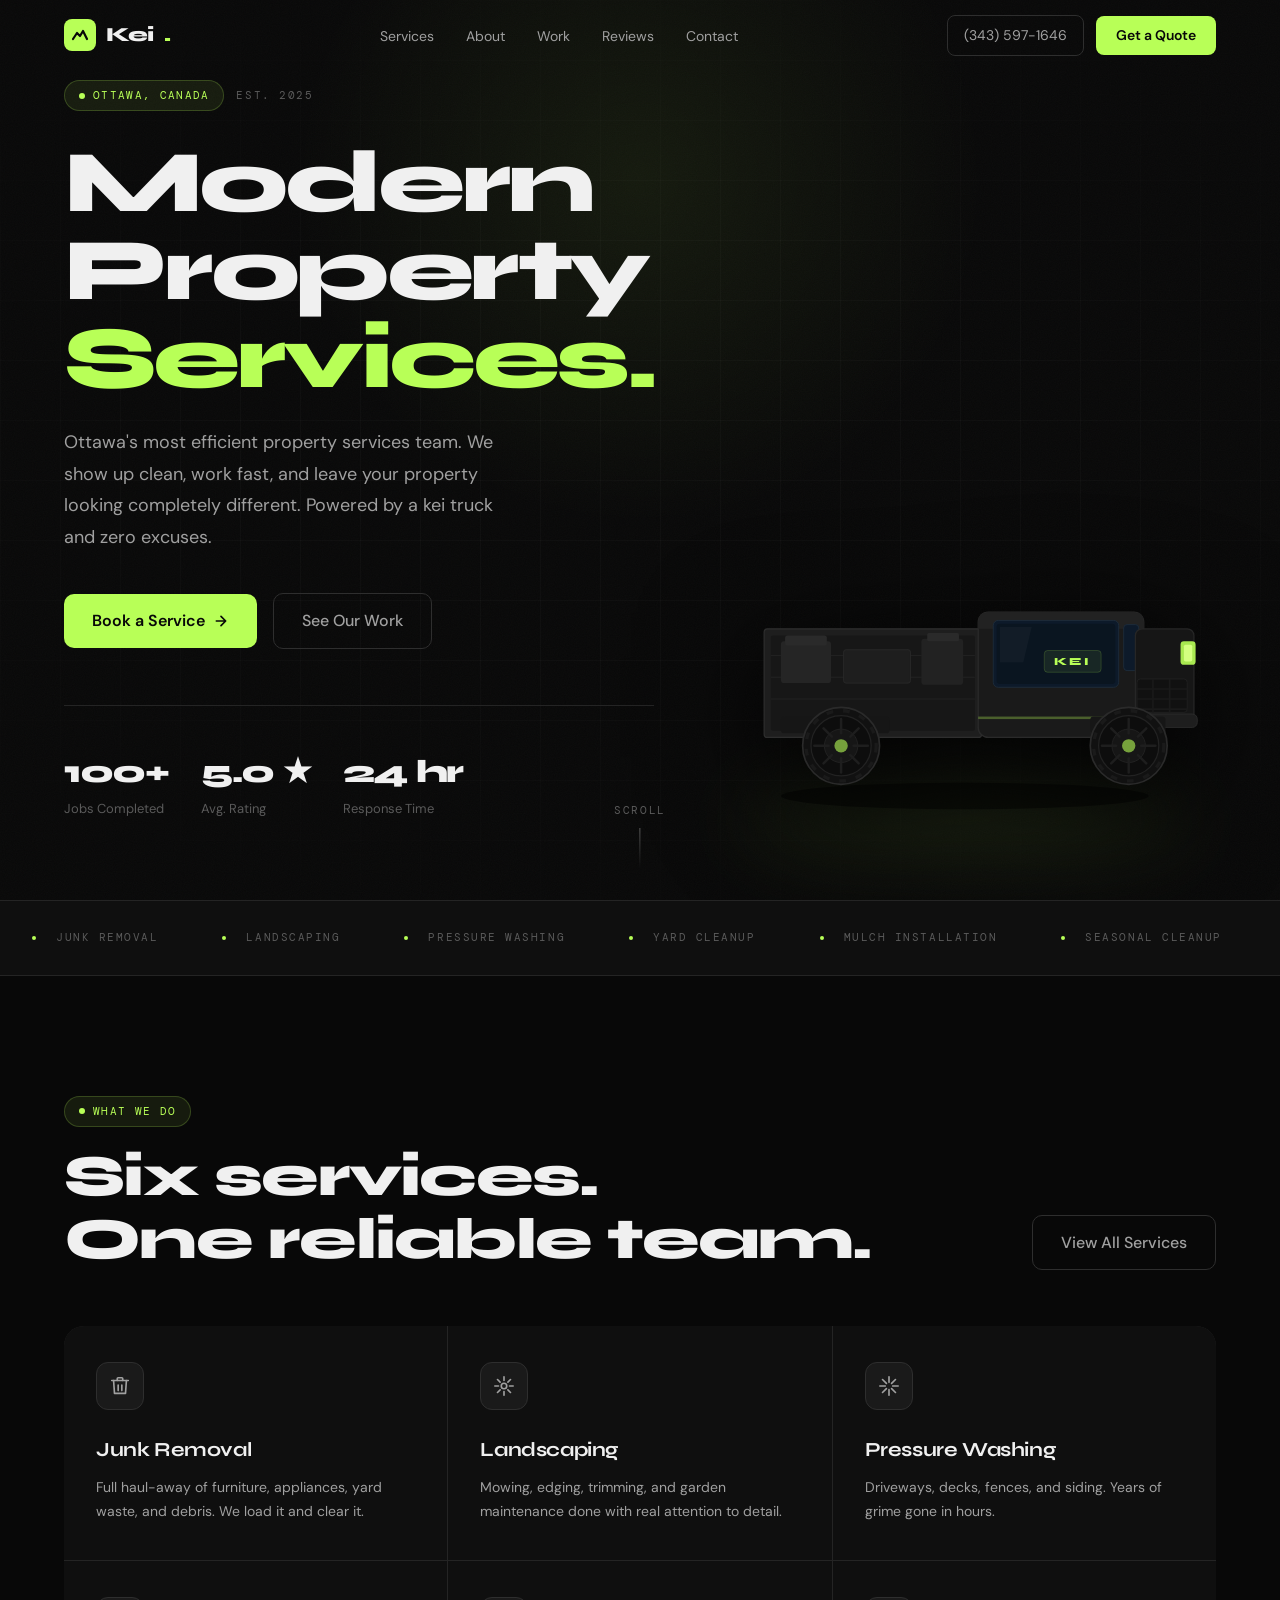
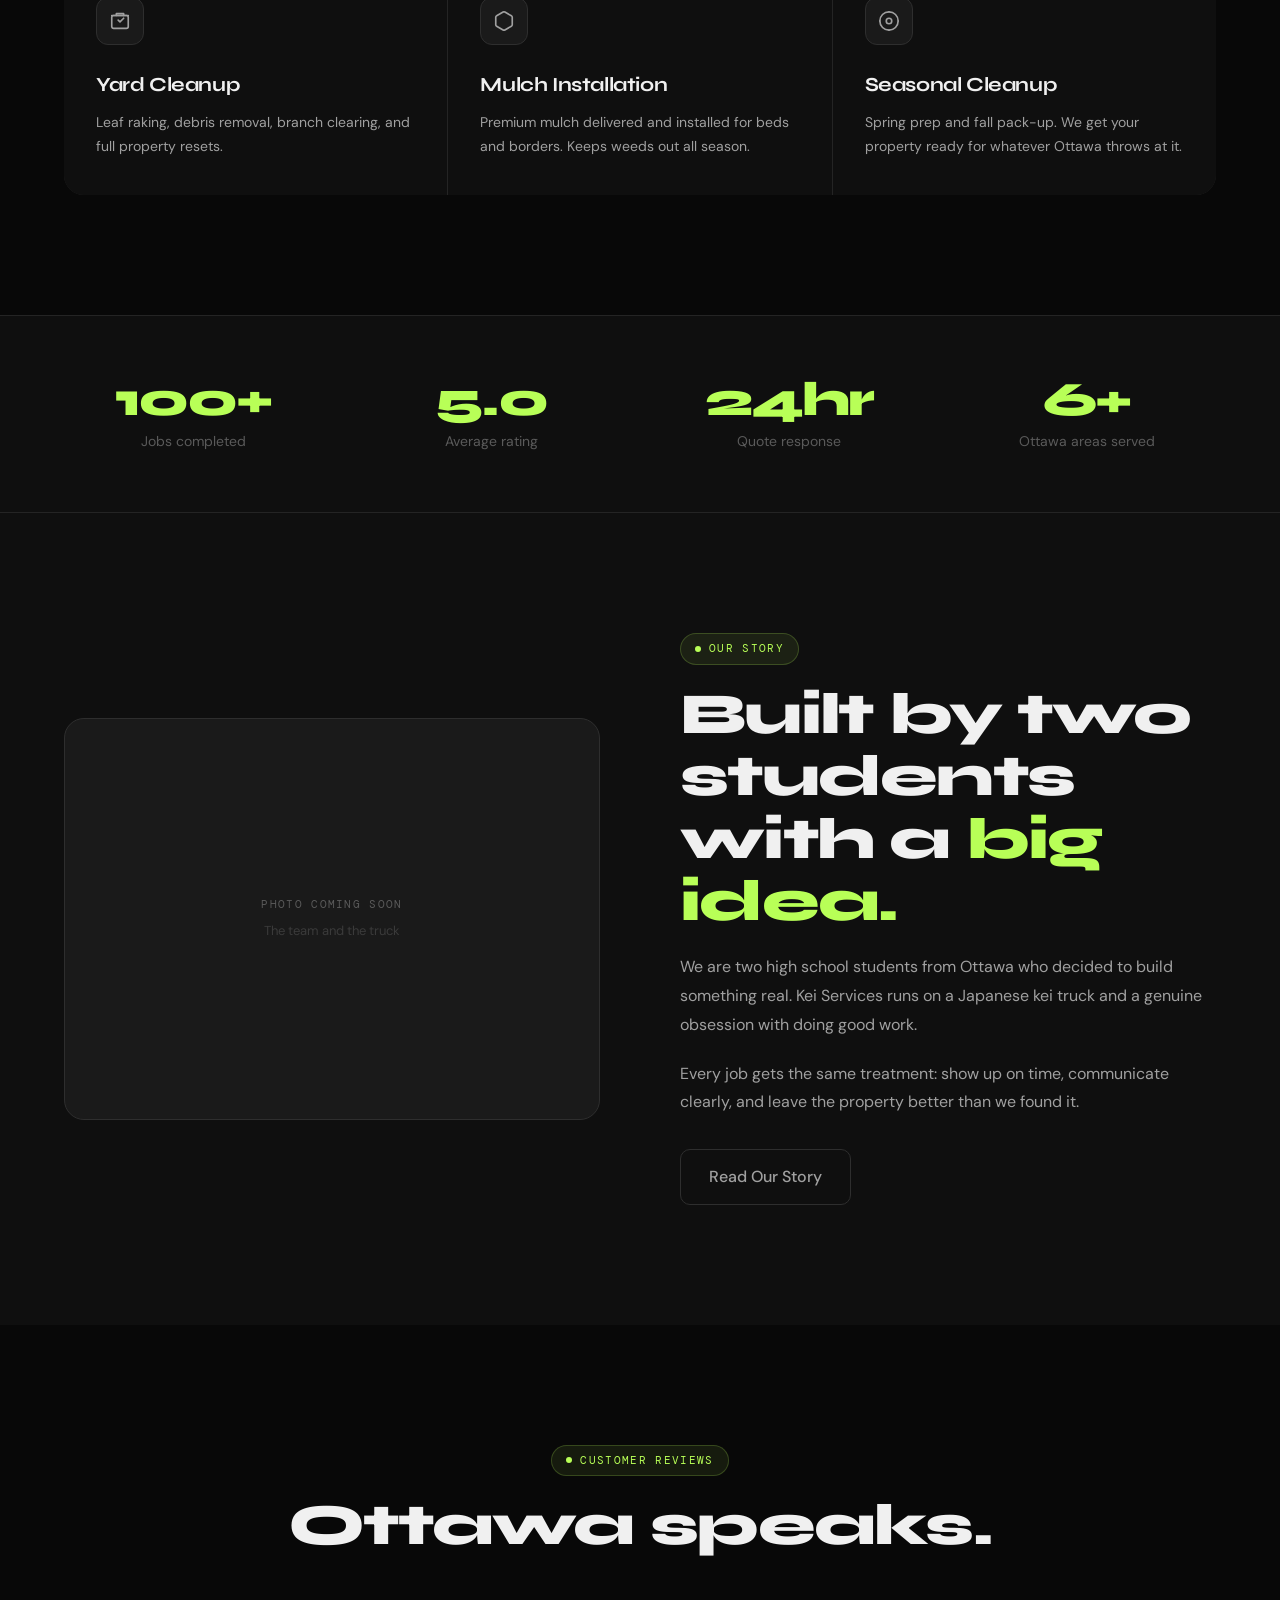
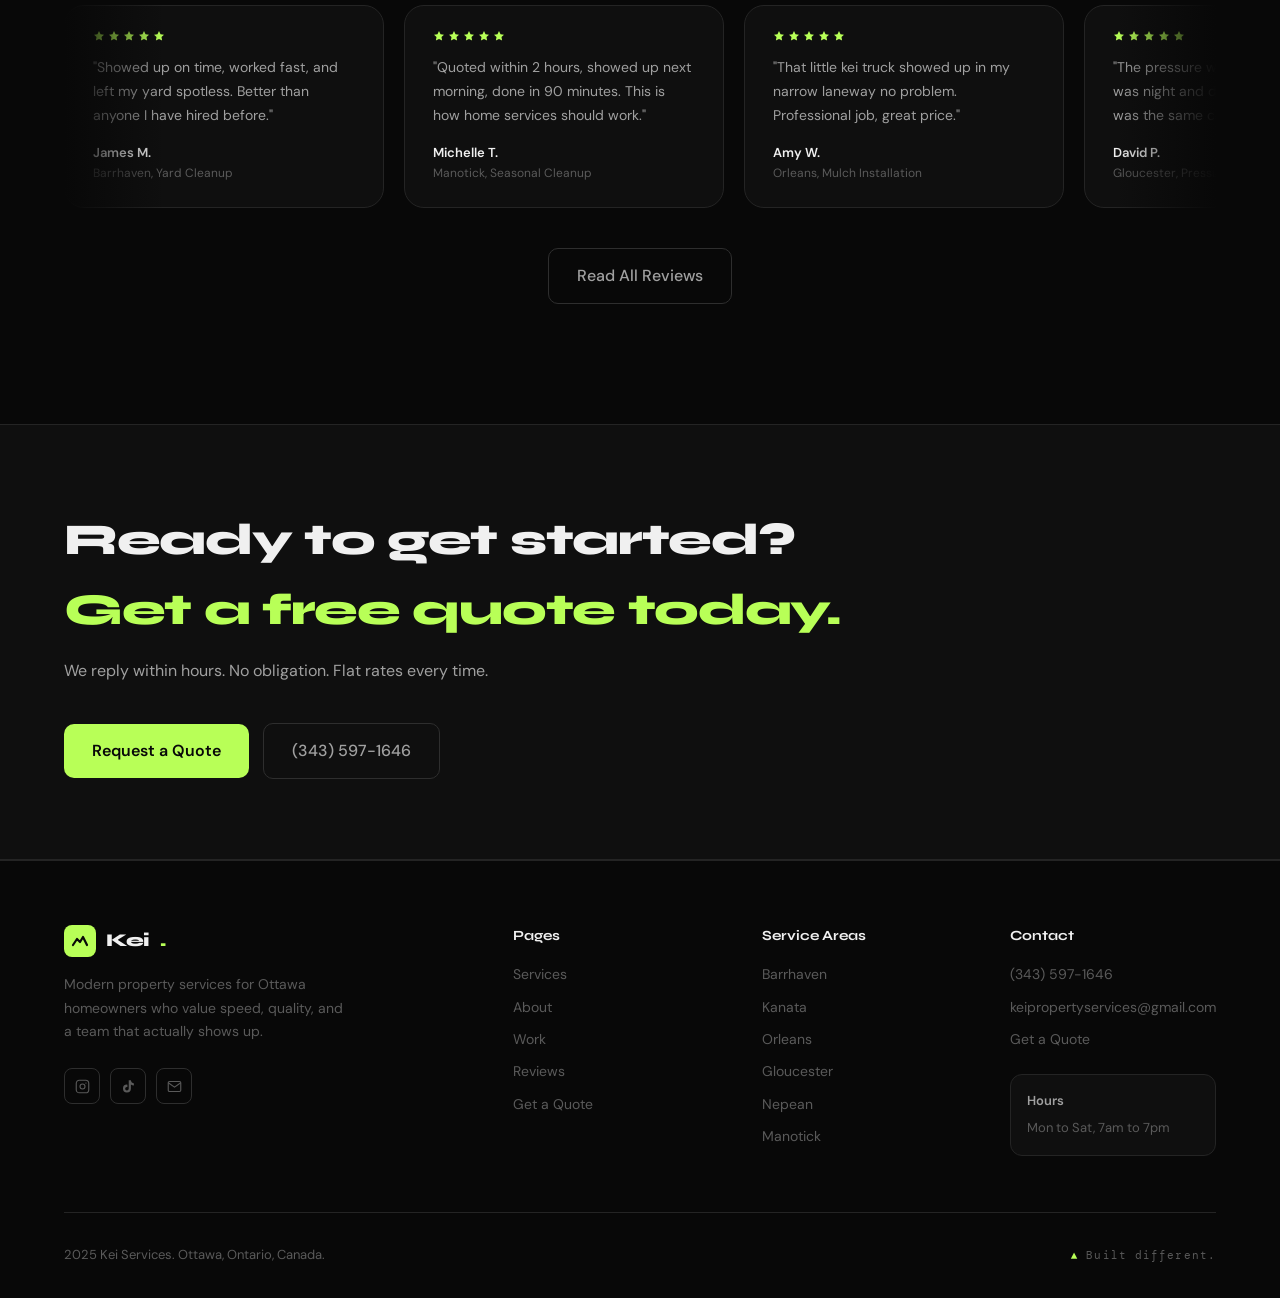
<file: index (3).html>
<!DOCTYPE html>
<html lang="en">
<head>
<meta charset="UTF-8"/>
<meta name="viewport" content="width=device-width, initial-scale=1.0"/>
<title>Kei Services — Modern Property Services · Ottawa</title>
<link rel="stylesheet" href="styles.css"/>
<style>
/* ── HOME SPECIFIC ── */
#hero {
  min-height: 100vh; display: flex; flex-direction: column;
  justify-content: flex-end; padding-bottom: 80px;
  position: relative; overflow: hidden; padding-top: var(--nav-h);
}
.hero-grid {
  position: absolute; inset: 0;
  background-image: linear-gradient(rgba(255,255,255,.025) 1px,transparent 1px),
                    linear-gradient(90deg,rgba(255,255,255,.025) 1px,transparent 1px);
  background-size: 60px 60px;
  mask-image: radial-gradient(ellipse 80% 60% at 50% 50%,black 40%,transparent 100%);
}
.hero-glow {
  position: absolute; top: 20%; left: 50%; transform: translate(-50%,-50%);
  width: 700px; height: 700px;
  background: radial-gradient(circle,rgba(184,255,87,.07) 0%,transparent 70%);
  pointer-events: none; transition: transform .1s ease-out;
}
.hero-noise {
  position: absolute; inset: 0; opacity: .03;
  background-image: url("data:image/svg+xml,%3Csvg viewBox='0 0 256 256' xmlns='http://www.w3.org/2000/svg'%3E%3Cfilter id='n'%3E%3CfeTurbulence type='fractalNoise' baseFrequency='.9' numOctaves='4'/%3E%3C/filter%3E%3Crect width='100%25' height='100%25' filter='url(%23n)'/%3E%3C/svg%3E");
  background-size: 256px;
}
.hero-content { position: relative; z-index: 2; display: grid; grid-template-columns: 1fr 1fr; gap: 60px; align-items: flex-end; }
.hero-title { font-family: var(--fd); font-size: clamp(52px,7vw,88px); font-weight: 800; line-height: 1.0; letter-spacing: -.04em; margin-bottom: 24px; }
.hero-title em { font-style: normal; color: var(--accent); }
.hero-eyebrow { display: flex; align-items: center; gap: 12px; margin-bottom: 28px; }
.hero-badge { font-family: var(--fm); font-size: 11px; letter-spacing: .14em; text-transform: uppercase; color: var(--text-3); }
.hero-desc { font-size: 18px; color: var(--text-2); line-height: 1.75; max-width: 460px; margin-bottom: 40px; }
.hero-actions { display: flex; align-items: center; gap: 16px; flex-wrap: wrap; }
.hero-stats { display: flex; gap: 32px; margin-top: 56px; padding-top: 40px; border-top: 1px solid var(--border); }
.hero-stat-num { font-family: var(--fd); font-size: 32px; font-weight: 800; letter-spacing: -.04em; }
.hero-stat-label { font-size: 13px; color: var(--text-3); margin-top: 2px; }
.hero-right { display: flex; justify-content: flex-end; align-items: flex-end; }
.truck-wrapper { position: relative; width: 100%; max-width: 580px; }
.truck-glow-ring { position: absolute; bottom: -20px; left: 50%; transform: translateX(-50%); width: 90%; height: 40px; background: var(--accent); border-radius: 50%; filter: blur(40px); opacity: .18; }
.kei-svg { width: 100%; height: auto; filter: drop-shadow(0 24px 60px rgba(0,0,0,.8)); }
.hero-scroll { position: absolute; bottom: 32px; left: 50%; transform: translateX(-50%); display: flex; flex-direction: column; align-items: center; gap: 8px; z-index: 2; }
.hero-scroll span { font-size: 11px; letter-spacing: .14em; text-transform: uppercase; color: var(--text-3); font-family: var(--fm); }
.scroll-line { width: 1px; height: 40px; background: linear-gradient(to bottom,var(--text-3),transparent); animation: sp 2s ease-in-out infinite; }
@keyframes sp { 0%,100%{opacity:.4} 50%{opacity:1} }

/* Services preview */
.svc-preview-grid { display: grid; grid-template-columns: repeat(3,1fr); gap: 1px; background: var(--border); border-radius: var(--r-lg); overflow: hidden; }
.svc-card { background: var(--bg-2); padding: 36px 32px; transition: all .35s cubic-bezier(.16,1,.3,1); position: relative; overflow: hidden; }
.svc-card::before { content:''; position:absolute; inset:0; background:radial-gradient(circle at 70% 0%,rgba(184,255,87,.12),transparent 60%); opacity:0; transition:opacity .4s; }
.svc-card:hover { background: var(--bg-3); transform: scale(1.01); }
.svc-card:hover::before { opacity: 1; }
.svc-icon { width: 48px; height: 48px; border-radius: 12px; background: var(--surface); border: 1px solid var(--border-2); display: flex; align-items: center; justify-content: center; margin-bottom: 24px; transition: all .35s; }
.svc-card:hover .svc-icon { background: rgba(184,255,87,.1); border-color: rgba(184,255,87,.25); }
.svc-icon svg { width: 22px; height: 22px; stroke: var(--text-2); transition: stroke .3s; fill: none; stroke-width: 1.8; stroke-linecap: round; stroke-linejoin: round; }
.svc-card:hover .svc-icon svg { stroke: var(--accent); }
.svc-name { font-family: var(--fd); font-size: 20px; font-weight: 700; letter-spacing: -.02em; margin-bottom: 10px; transition: color .3s; }
.svc-card:hover .svc-name { color: var(--accent); }
.svc-desc { font-size: 14px; color: var(--text-2); line-height: 1.7; }

/* About strip */
.about-strip { display: grid; grid-template-columns: 1fr 1fr; gap: 80px; align-items: center; }
.about-ph { width: 100%; aspect-ratio: 4/3; border-radius: var(--r-lg); background: var(--surface); border: 1px solid var(--border-2); display: flex; flex-direction: column; align-items: center; justify-content: center; gap: 8px; }
.about-ph span { font-family: var(--fm); font-size: 11px; letter-spacing: .12em; text-transform: uppercase; color: var(--text-3); }
.about-ph small { font-size: 13px; color: var(--text-3); opacity: .5; }

/* Stats band */
.stats-band { background: var(--bg-2); border-top: 1px solid var(--border); border-bottom: 1px solid var(--border); padding: 60px 0; }
.stats-band-inner { display: grid; grid-template-columns: repeat(4,1fr); gap: 40px; text-align: center; }
.stats-band-num   { font-family: var(--fd); font-size: 48px; font-weight: 800; letter-spacing: -.04em; color: var(--accent); line-height: 1; }
.stats-band-label { font-size: 14px; color: var(--text-3); margin-top: 6px; }

/* Reviews strip */
.reviews-strip-wrap { overflow: hidden; position: relative; }
.reviews-strip-wrap::before, .reviews-strip-wrap::after { content:''; position:absolute; top:0; bottom:0; width:100px; z-index:2; pointer-events:none; }
.reviews-strip-wrap::before { left:0; background:linear-gradient(to right,var(--bg),transparent); }
.reviews-strip-wrap::after  { right:0; background:linear-gradient(to left,var(--bg),transparent); }
.reviews-strip { display: flex; gap: 20px; animation: rscroll 35s linear infinite; }
.reviews-strip:hover { animation-play-state: paused; }
@keyframes rscroll { from{transform:translateX(0)} to{transform:translateX(calc(-50% - 10px))} }
.review-mini { flex-shrink: 0; width: 320px; background: var(--bg-2); border: 1px solid var(--border); border-radius: var(--r-lg); padding: 24px 28px; }
.review-mini:hover { border-color: var(--border-2); }
.review-mini-stars { display: flex; gap: 3px; margin-bottom: 14px; }
.review-mini-stars svg { width: 12px; height: 12px; fill: var(--accent); }
.review-mini-text { font-size: 14px; color: var(--text-2); line-height: 1.7; margin-bottom: 16px; }
.review-mini-name { font-size: 13px; font-weight: 600; }
.review-mini-meta { font-size: 12px; color: var(--text-3); }

@media(max-width:1024px) {
  .hero-content { grid-template-columns: 1fr; gap: 48px; }
  .hero-right { justify-content: center; }
  .truck-wrapper { max-width: 480px; }
  .svc-preview-grid { grid-template-columns: repeat(2,1fr); }
  .about-strip { grid-template-columns: 1fr; gap: 40px; }
  .stats-band-inner { grid-template-columns: repeat(2,1fr); }
}
@media(max-width:640px) {
  .svc-preview-grid { grid-template-columns: 1fr; }
  .hero-stats { gap: 20px; }
  .hero-stat-num { font-size: 24px; }
  .stats-band-inner { grid-template-columns: 1fr 1fr; gap: 28px; }
}
</style>
</head>
<body>

<nav id="navbar">
  <div class="container nav-inner">
    <a href="index.html" class="nav-logo">
      <div class="logo-mark"><svg viewBox="0 0 18 18" fill="none"><path d="M2 13L6 7 9 10 12 5 16 13" stroke="#080808" stroke-width="2.2" stroke-linecap="round" stroke-linejoin="round"/></svg></div>
      Kei<span style="color:var(--accent)">.</span>
    </a>
    <ul class="nav-links">
      <li><a href="services.html">Services</a></li>
      <li><a href="about.html">About</a></li>
      <li><a href="portfolio.html">Work</a></li>
      <li><a href="reviews.html">Reviews</a></li>
      <li><a href="contact.html">Contact</a></li>
    </ul>
    <div class="nav-cta">
      <a href="tel:+13435971646" class="btn-ghost">(343) 597-1646</a>
      <a href="contact.html" class="btn-primary">Get a Quote</a>
    </div>
    <div class="hamburger" onclick="toggleMenu()"><span></span><span></span><span></span></div>
  </div>
</nav>
<div class="mobile-menu" id="mobileMenu">
  <span class="mobile-close" onclick="toggleMenu()">✕</span>
  <a href="services.html" onclick="toggleMenu()">Services</a>
  <a href="about.html" onclick="toggleMenu()">About</a>
  <a href="portfolio.html" onclick="toggleMenu()">Work</a>
  <a href="reviews.html" onclick="toggleMenu()">Reviews</a>
  <a href="contact.html" onclick="toggleMenu()">Get a Quote</a>
</div>

<!-- HERO -->
<section id="hero">
  <div class="hero-grid"></div>
  <div class="hero-glow" id="heroGlow"></div>
  <div class="hero-noise"></div>
  <div class="container hero-content">
    <div>
      <div class="hero-eyebrow">
        <span class="tag">Ottawa, Canada</span>
        <span class="hero-badge">Est. 2025</span>
      </div>
      <h1 class="hero-title">Modern<br/>Property<br/><em>Services.</em></h1>
      <p class="hero-desc">Ottawa's most efficient property services team. We show up clean, work fast, and leave your property looking completely different. Powered by a kei truck and zero excuses.</p>
      <div class="hero-actions">
        <a href="contact.html" class="btn-lg">
          Book a Service
          <svg width="16" height="16" viewBox="0 0 24 24" fill="none" stroke="currentColor" stroke-width="2.5" stroke-linecap="round" stroke-linejoin="round"><path d="M5 12h14M12 5l7 7-7 7"/></svg>
        </a>
        <a href="portfolio.html" class="btn-outline">See Our Work</a>
      </div>
      <div class="hero-stats">
        <div><div class="hero-stat-num">100+</div><div class="hero-stat-label">Jobs Completed</div></div>
        <div><div class="hero-stat-num">5.0 ★</div><div class="hero-stat-label">Avg. Rating</div></div>
        <div><div class="hero-stat-num">24 hr</div><div class="hero-stat-label">Response Time</div></div>
      </div>
    </div>
    <div class="hero-right">
      <div class="truck-wrapper">
        <div class="truck-glow-ring"></div>
        <svg class="kei-svg" viewBox="0 0 600 380" fill="none" xmlns="http://www.w3.org/2000/svg">
          <ellipse cx="300" cy="360" rx="220" ry="16" fill="rgba(0,0,0,0.5)"/>
          <rect x="60" y="160" width="260" height="130" rx="4" fill="#1e1e1e" stroke="#2e2e2e" stroke-width="1.5"/>
          <rect x="68" y="168" width="244" height="114" rx="2" fill="#171717"/>
          <line x1="68" y1="192" x2="312" y2="192" stroke="#242424" stroke-width="1"/>
          <line x1="68" y1="218" x2="312" y2="218" stroke="#242424" stroke-width="1"/>
          <line x1="68" y1="244" x2="312" y2="244" stroke="#242424" stroke-width="1"/>
          <rect x="316" y="140" width="198" height="150" rx="12" fill="#1a1a1a" stroke="#2a2a2a" stroke-width="1.5"/>
          <path d="M316 152Q316 140 328 140L502 140Q514 140 514 152L514 160L316 160Z" fill="#222"/>
          <rect x="334" y="150" width="150" height="80" rx="6" fill="#0d1a2a" stroke="#1e2e3e" stroke-width="1"/>
          <rect x="338" y="154" width="142" height="72" rx="4" fill="#0a1520" opacity=".9"/>
          <path d="M342 158L380 158L370 200L342 200Z" fill="rgba(255,255,255,0.03)"/>
          <rect x="490" y="155" width="18" height="55" rx="4" fill="#0d1a2a" stroke="#1e2e3e" stroke-width="1"/>
          <rect x="504" y="160" width="70" height="110" rx="8" fill="#161616" stroke="#262626" stroke-width="1.5"/>
          <rect x="558" y="175" width="18" height="28" rx="4" fill="#b8ff57" opacity=".9"/>
          <rect x="562" y="179" width="10" height="20" rx="2" fill="#d4ff80"/>
          <rect x="506" y="220" width="60" height="40" rx="4" fill="#111" stroke="#222" stroke-width="1"/>
          <line x1="506" y1="232" x2="566" y2="232" stroke="#1a1a1a" stroke-width="2"/>
          <line x1="506" y1="244" x2="566" y2="244" stroke="#1a1a1a" stroke-width="2"/>
          <line x1="506" y1="256" x2="566" y2="256" stroke="#1a1a1a" stroke-width="2"/>
          <line x1="525" y1="220" x2="525" y2="260" stroke="#1a1a1a" stroke-width="2"/>
          <line x1="545" y1="220" x2="545" y2="260" stroke="#1a1a1a" stroke-width="2"/>
          <rect x="502" y="262" width="76" height="16" rx="6" fill="#1e1e1e" stroke="#2e2e2e" stroke-width="1"/>
          <rect x="395" y="186" width="68" height="26" rx="4" fill="rgba(184,255,87,0.08)" stroke="rgba(184,255,87,0.2)" stroke-width="1"/>
          <text x="429" y="203" text-anchor="middle" font-family="'Syne',sans-serif" font-weight="800" font-size="13" fill="#b8ff57" letter-spacing="3">KEI</text>
          <rect x="316" y="265" width="198" height="3" fill="rgba(184,255,87,0.3)"/>
          <rect x="80" y="265" width="130" height="20" rx="4" fill="#161616"/>
          <rect x="450" y="265" width="90" height="20" rx="4" fill="#161616"/>
          <circle cx="152" cy="300" r="46" fill="#111" stroke="#2a2a2a" stroke-width="2"/>
          <circle cx="152" cy="300" r="36" fill="#0d0d0d" stroke="#222" stroke-width="1.5"/>
          <circle cx="152" cy="300" r="20" fill="#161616" stroke="#242424" stroke-width="1"/>
          <circle cx="152" cy="300" r="8" fill="#b8ff57" opacity=".6"/>
          <circle cx="152" cy="300" r="42" fill="none" stroke="#1a1a1a" stroke-width="4" stroke-dasharray="8 12"/>
          <line x1="152" y1="268" x2="152" y2="285" stroke="#1e1e1e" stroke-width="3" stroke-linecap="round"/>
          <line x1="152" y1="315" x2="152" y2="332" stroke="#1e1e1e" stroke-width="3" stroke-linecap="round"/>
          <line x1="120" y1="300" x2="137" y2="300" stroke="#1e1e1e" stroke-width="3" stroke-linecap="round"/>
          <line x1="167" y1="300" x2="184" y2="300" stroke="#1e1e1e" stroke-width="3" stroke-linecap="round"/>
          <line x1="131" y1="279" x2="141" y2="289" stroke="#1e1e1e" stroke-width="3" stroke-linecap="round"/>
          <line x1="163" y1="311" x2="173" y2="321" stroke="#1e1e1e" stroke-width="3" stroke-linecap="round"/>
          <line x1="131" y1="321" x2="141" y2="311" stroke="#1e1e1e" stroke-width="3" stroke-linecap="round"/>
          <line x1="163" y1="289" x2="173" y2="279" stroke="#1e1e1e" stroke-width="3" stroke-linecap="round"/>
          <circle cx="496" cy="300" r="46" fill="#111" stroke="#2a2a2a" stroke-width="2"/>
          <circle cx="496" cy="300" r="36" fill="#0d0d0d" stroke="#222" stroke-width="1.5"/>
          <circle cx="496" cy="300" r="20" fill="#161616" stroke="#242424" stroke-width="1"/>
          <circle cx="496" cy="300" r="8" fill="#b8ff57" opacity=".6"/>
          <circle cx="496" cy="300" r="42" fill="none" stroke="#1a1a1a" stroke-width="4" stroke-dasharray="8 12"/>
          <line x1="496" y1="268" x2="496" y2="285" stroke="#1e1e1e" stroke-width="3" stroke-linecap="round"/>
          <line x1="496" y1="315" x2="496" y2="332" stroke="#1e1e1e" stroke-width="3" stroke-linecap="round"/>
          <line x1="464" y1="300" x2="481" y2="300" stroke="#1e1e1e" stroke-width="3" stroke-linecap="round"/>
          <line x1="511" y1="300" x2="528" y2="300" stroke="#1e1e1e" stroke-width="3" stroke-linecap="round"/>
          <line x1="475" y1="279" x2="485" y2="289" stroke="#1e1e1e" stroke-width="3" stroke-linecap="round"/>
          <line x1="507" y1="311" x2="517" y2="321" stroke="#1e1e1e" stroke-width="3" stroke-linecap="round"/>
          <line x1="475" y1="321" x2="485" y2="311" stroke="#1e1e1e" stroke-width="3" stroke-linecap="round"/>
          <line x1="507" y1="289" x2="517" y2="279" stroke="#1e1e1e" stroke-width="3" stroke-linecap="round"/>
          <rect x="80" y="175" width="60" height="50" rx="4" fill="#252525"/>
          <rect x="85" y="168" width="50" height="12" rx="3" fill="#2a2a2a"/>
          <rect x="155" y="185" width="80" height="40" rx="3" fill="#1e1e1e" stroke="#2a2a2a" stroke-width="1"/>
          <rect x="248" y="172" width="50" height="55" rx="4" fill="#222"/>
          <rect x="255" y="165" width="38" height="10" rx="2" fill="#2a2a2a"/>
        </svg>
      </div>
    </div>
  </div>
  <div class="hero-scroll">
    <span>Scroll</span>
    <div class="scroll-line"></div>
  </div>
</section>

<!-- MARQUEE -->
<div class="marquee-section">
  <div class="marquee-track">
    <span class="marquee-item"><span class="marquee-dot"></span>Junk Removal</span>
    <span class="marquee-item"><span class="marquee-dot"></span>Landscaping</span>
    <span class="marquee-item"><span class="marquee-dot"></span>Pressure Washing</span>
    <span class="marquee-item"><span class="marquee-dot"></span>Yard Cleanup</span>
    <span class="marquee-item"><span class="marquee-dot"></span>Mulch Installation</span>
    <span class="marquee-item"><span class="marquee-dot"></span>Seasonal Cleanup</span>
    <span class="marquee-item"><span class="marquee-dot"></span>Ottawa, Ontario</span>
    <span class="marquee-item"><span class="marquee-dot"></span>Kei Services</span>
    <span class="marquee-item"><span class="marquee-dot"></span>Junk Removal</span>
    <span class="marquee-item"><span class="marquee-dot"></span>Landscaping</span>
    <span class="marquee-item"><span class="marquee-dot"></span>Pressure Washing</span>
    <span class="marquee-item"><span class="marquee-dot"></span>Yard Cleanup</span>
    <span class="marquee-item"><span class="marquee-dot"></span>Mulch Installation</span>
    <span class="marquee-item"><span class="marquee-dot"></span>Seasonal Cleanup</span>
    <span class="marquee-item"><span class="marquee-dot"></span>Ottawa, Ontario</span>
    <span class="marquee-item"><span class="marquee-dot"></span>Kei Services</span>
  </div>
</div>

<!-- SERVICES PREVIEW -->
<section class="section" style="background:var(--bg)">
  <div class="container">
    <div style="display:flex;align-items:flex-end;justify-content:space-between;margin-bottom:56px;gap:24px;flex-wrap:wrap" class="reveal">
      <div>
        <span class="tag">What We Do</span>
        <h2 class="section-title" style="margin-top:18px">Six services.<br/>One reliable team.</h2>
      </div>
      <a href="services.html" class="btn-outline" style="flex-shrink:0">View All Services</a>
    </div>
    <div class="svc-preview-grid">
      <div class="svc-card reveal d1">
        <div class="svc-icon"><svg viewBox="0 0 24 24"><polyline points="3 6 5 6 21 6"/><path d="M19 6l-1 14H6L5 6"/><path d="M10 11v6M14 11v6"/><path d="M9 6V4a1 1 0 0 1 1-1h4a1 1 0 0 1 1 1v2"/></svg></div>
        <div class="svc-name">Junk Removal</div>
        <p class="svc-desc">Full haul-away of furniture, appliances, yard waste, and debris. We load it and clear it.</p>
      </div>
      <div class="svc-card reveal d2">
        <div class="svc-icon"><svg viewBox="0 0 24 24"><circle cx="12" cy="12" r="3"/><path d="M12 2v4M12 18v4M4.93 4.93l2.83 2.83M16.24 16.24l2.83 2.83M2 12h4M18 12h4M4.93 19.07l2.83-2.83M16.24 7.76l2.83-2.83"/></svg></div>
        <div class="svc-name">Landscaping</div>
        <p class="svc-desc">Mowing, edging, trimming, and garden maintenance done with real attention to detail.</p>
      </div>
      <div class="svc-card reveal d3">
        <div class="svc-icon"><svg viewBox="0 0 24 24"><path d="M12 2v6M12 16v6M4.93 4.93l4.24 4.24M14.83 14.83l4.24 4.24M2 12h6M16 12h6M4.93 19.07l4.24-4.24M14.83 9.17l4.24-4.24"/></svg></div>
        <div class="svc-name">Pressure Washing</div>
        <p class="svc-desc">Driveways, decks, fences, and siding. Years of grime gone in hours.</p>
      </div>
      <div class="svc-card reveal d1">
        <div class="svc-icon"><svg viewBox="0 0 24 24"><path d="M3 6h18"/><path d="M8 6V4h8v2"/><rect x="3" y="6" width="18" height="14" rx="2"/><path d="M10 11l2 2 4-4"/></svg></div>
        <div class="svc-name">Yard Cleanup</div>
        <p class="svc-desc">Leaf raking, debris removal, branch clearing, and full property resets.</p>
      </div>
      <div class="svc-card reveal d2">
        <div class="svc-icon"><svg viewBox="0 0 24 24"><path d="M21 16V8a2 2 0 0 0-1-1.73l-7-4a2 2 0 0 0-2 0l-7 4A2 2 0 0 0 3 8v8a2 2 0 0 0 1 1.73l7 4a2 2 0 0 0 2 0l7-4A2 2 0 0 0 21 16z"/></svg></div>
        <div class="svc-name">Mulch Installation</div>
        <p class="svc-desc">Premium mulch delivered and installed for beds and borders. Keeps weeds out all season.</p>
      </div>
      <div class="svc-card reveal d3">
        <div class="svc-icon"><svg viewBox="0 0 24 24"><path d="M12 2a10 10 0 0 1 10 10"/><path d="M12 2a10 10 0 0 0-10 10"/><path d="M12 22a10 10 0 0 0 10-10"/><path d="M12 22a10 10 0 0 1-10-10"/><circle cx="12" cy="12" r="3"/></svg></div>
        <div class="svc-name">Seasonal Cleanup</div>
        <p class="svc-desc">Spring prep and fall pack-up. We get your property ready for whatever Ottawa throws at it.</p>
      </div>
    </div>
  </div>
</section>

<!-- STATS BAND -->
<div class="stats-band">
  <div class="container">
    <div class="stats-band-inner">
      <div class="reveal"><div class="stats-band-num">100+</div><div class="stats-band-label">Jobs completed</div></div>
      <div class="reveal d1"><div class="stats-band-num">5.0</div><div class="stats-band-label">Average rating</div></div>
      <div class="reveal d2"><div class="stats-band-num">24hr</div><div class="stats-band-label">Quote response</div></div>
      <div class="reveal d3"><div class="stats-band-num">6+</div><div class="stats-band-label">Ottawa areas served</div></div>
    </div>
  </div>
</div>

<!-- ABOUT STRIP -->
<section class="section" style="background:var(--bg-2)">
  <div class="container">
    <div class="about-strip">
      <div class="reveal">
        <div class="about-ph">
          <span>Photo coming soon</span>
          <small>The team and the truck</small>
        </div>
      </div>
      <div class="reveal d2">
        <span class="tag">Our Story</span>
        <h2 class="section-title" style="margin-top:18px;margin-bottom:20px">Built by two students<br/>with a <em style="font-style:normal;color:var(--accent)">big idea.</em></h2>
        <p style="font-size:16px;color:var(--text-2);line-height:1.8;margin-bottom:20px">We are two high school students from Ottawa who decided to build something real. Kei Services runs on a Japanese kei truck and a genuine obsession with doing good work.</p>
        <p style="font-size:16px;color:var(--text-2);line-height:1.8;margin-bottom:32px">Every job gets the same treatment: show up on time, communicate clearly, and leave the property better than we found it.</p>
        <a href="about.html" class="btn-outline">Read Our Story</a>
      </div>
    </div>
  </div>
</section>

<!-- REVIEWS STRIP -->
<section class="section" style="background:var(--bg)">
  <div class="container">
    <div style="text-align:center;margin-bottom:48px" class="reveal">
      <span class="tag">Customer Reviews</span>
      <h2 class="section-title" style="margin-top:18px">Ottawa speaks.</h2>
    </div>
    <div class="reviews-strip-wrap reveal">
      <div class="reviews-strip">
        <div class="review-mini"><div class="review-mini-stars"><svg viewBox="0 0 24 24"><path d="M12 2l3.09 6.26L22 9.27l-5 4.87 1.18 6.88L12 17.77l-6.18 3.25L7 14.14 2 9.27l6.91-1.01L12 2z"/></svg><svg viewBox="0 0 24 24"><path d="M12 2l3.09 6.26L22 9.27l-5 4.87 1.18 6.88L12 17.77l-6.18 3.25L7 14.14 2 9.27l6.91-1.01L12 2z"/></svg><svg viewBox="0 0 24 24"><path d="M12 2l3.09 6.26L22 9.27l-5 4.87 1.18 6.88L12 17.77l-6.18 3.25L7 14.14 2 9.27l6.91-1.01L12 2z"/></svg><svg viewBox="0 0 24 24"><path d="M12 2l3.09 6.26L22 9.27l-5 4.87 1.18 6.88L12 17.77l-6.18 3.25L7 14.14 2 9.27l6.91-1.01L12 2z"/></svg><svg viewBox="0 0 24 24"><path d="M12 2l3.09 6.26L22 9.27l-5 4.87 1.18 6.88L12 17.77l-6.18 3.25L7 14.14 2 9.27l6.91-1.01L12 2z"/></svg></div><p class="review-mini-text">"Showed up on time, worked fast, and left my yard spotless. Better than anyone I have hired before."</p><div class="review-mini-name">James M.</div><div class="review-mini-meta">Barrhaven, Yard Cleanup</div></div>
        <div class="review-mini"><div class="review-mini-stars"><svg viewBox="0 0 24 24"><path d="M12 2l3.09 6.26L22 9.27l-5 4.87 1.18 6.88L12 17.77l-6.18 3.25L7 14.14 2 9.27l6.91-1.01L12 2z"/></svg><svg viewBox="0 0 24 24"><path d="M12 2l3.09 6.26L22 9.27l-5 4.87 1.18 6.88L12 17.77l-6.18 3.25L7 14.14 2 9.27l6.91-1.01L12 2z"/></svg><svg viewBox="0 0 24 24"><path d="M12 2l3.09 6.26L22 9.27l-5 4.87 1.18 6.88L12 17.77l-6.18 3.25L7 14.14 2 9.27l6.91-1.01L12 2z"/></svg><svg viewBox="0 0 24 24"><path d="M12 2l3.09 6.26L22 9.27l-5 4.87 1.18 6.88L12 17.77l-6.18 3.25L7 14.14 2 9.27l6.91-1.01L12 2z"/></svg><svg viewBox="0 0 24 24"><path d="M12 2l3.09 6.26L22 9.27l-5 4.87 1.18 6.88L12 17.77l-6.18 3.25L7 14.14 2 9.27l6.91-1.01L12 2z"/></svg></div><p class="review-mini-text">"Quoted within 2 hours, showed up next morning, done in 90 minutes. This is how home services should work."</p><div class="review-mini-name">Michelle T.</div><div class="review-mini-meta">Manotick, Seasonal Cleanup</div></div>
        <div class="review-mini"><div class="review-mini-stars"><svg viewBox="0 0 24 24"><path d="M12 2l3.09 6.26L22 9.27l-5 4.87 1.18 6.88L12 17.77l-6.18 3.25L7 14.14 2 9.27l6.91-1.01L12 2z"/></svg><svg viewBox="0 0 24 24"><path d="M12 2l3.09 6.26L22 9.27l-5 4.87 1.18 6.88L12 17.77l-6.18 3.25L7 14.14 2 9.27l6.91-1.01L12 2z"/></svg><svg viewBox="0 0 24 24"><path d="M12 2l3.09 6.26L22 9.27l-5 4.87 1.18 6.88L12 17.77l-6.18 3.25L7 14.14 2 9.27l6.91-1.01L12 2z"/></svg><svg viewBox="0 0 24 24"><path d="M12 2l3.09 6.26L22 9.27l-5 4.87 1.18 6.88L12 17.77l-6.18 3.25L7 14.14 2 9.27l6.91-1.01L12 2z"/></svg><svg viewBox="0 0 24 24"><path d="M12 2l3.09 6.26L22 9.27l-5 4.87 1.18 6.88L12 17.77l-6.18 3.25L7 14.14 2 9.27l6.91-1.01L12 2z"/></svg></div><p class="review-mini-text">"That little kei truck showed up in my narrow laneway no problem. Professional job, great price."</p><div class="review-mini-name">Amy W.</div><div class="review-mini-meta">Orleans, Mulch Installation</div></div>
        <div class="review-mini"><div class="review-mini-stars"><svg viewBox="0 0 24 24"><path d="M12 2l3.09 6.26L22 9.27l-5 4.87 1.18 6.88L12 17.77l-6.18 3.25L7 14.14 2 9.27l6.91-1.01L12 2z"/></svg><svg viewBox="0 0 24 24"><path d="M12 2l3.09 6.26L22 9.27l-5 4.87 1.18 6.88L12 17.77l-6.18 3.25L7 14.14 2 9.27l6.91-1.01L12 2z"/></svg><svg viewBox="0 0 24 24"><path d="M12 2l3.09 6.26L22 9.27l-5 4.87 1.18 6.88L12 17.77l-6.18 3.25L7 14.14 2 9.27l6.91-1.01L12 2z"/></svg><svg viewBox="0 0 24 24"><path d="M12 2l3.09 6.26L22 9.27l-5 4.87 1.18 6.88L12 17.77l-6.18 3.25L7 14.14 2 9.27l6.91-1.01L12 2z"/></svg><svg viewBox="0 0 24 24"><path d="M12 2l3.09 6.26L22 9.27l-5 4.87 1.18 6.88L12 17.77l-6.18 3.25L7 14.14 2 9.27l6.91-1.01L12 2z"/></svg></div><p class="review-mini-text">"The pressure washing on my driveway was night and day. I could not believe it was the same concrete."</p><div class="review-mini-name">David P.</div><div class="review-mini-meta">Gloucester, Pressure Washing</div></div>
        <div class="review-mini"><div class="review-mini-stars"><svg viewBox="0 0 24 24"><path d="M12 2l3.09 6.26L22 9.27l-5 4.87 1.18 6.88L12 17.77l-6.18 3.25L7 14.14 2 9.27l6.91-1.01L12 2z"/></svg><svg viewBox="0 0 24 24"><path d="M12 2l3.09 6.26L22 9.27l-5 4.87 1.18 6.88L12 17.77l-6.18 3.25L7 14.14 2 9.27l6.91-1.01L12 2z"/></svg><svg viewBox="0 0 24 24"><path d="M12 2l3.09 6.26L22 9.27l-5 4.87 1.18 6.88L12 17.77l-6.18 3.25L7 14.14 2 9.27l6.91-1.01L12 2z"/></svg><svg viewBox="0 0 24 24"><path d="M12 2l3.09 6.26L22 9.27l-5 4.87 1.18 6.88L12 17.77l-6.18 3.25L7 14.14 2 9.27l6.91-1.01L12 2z"/></svg><svg viewBox="0 0 24 24"><path d="M12 2l3.09 6.26L22 9.27l-5 4.87 1.18 6.88L12 17.77l-6.18 3.25L7 14.14 2 9.27l6.91-1.01L12 2z"/></svg></div><p class="review-mini-text">"Communication was perfect the whole time. Love supporting young entrepreneurs who actually deliver."</p><div class="review-mini-name">Sandra K.</div><div class="review-mini-meta">Kanata, Junk Removal</div></div>
        <!-- loop copies -->
        <div class="review-mini"><div class="review-mini-stars"><svg viewBox="0 0 24 24"><path d="M12 2l3.09 6.26L22 9.27l-5 4.87 1.18 6.88L12 17.77l-6.18 3.25L7 14.14 2 9.27l6.91-1.01L12 2z"/></svg><svg viewBox="0 0 24 24"><path d="M12 2l3.09 6.26L22 9.27l-5 4.87 1.18 6.88L12 17.77l-6.18 3.25L7 14.14 2 9.27l6.91-1.01L12 2z"/></svg><svg viewBox="0 0 24 24"><path d="M12 2l3.09 6.26L22 9.27l-5 4.87 1.18 6.88L12 17.77l-6.18 3.25L7 14.14 2 9.27l6.91-1.01L12 2z"/></svg><svg viewBox="0 0 24 24"><path d="M12 2l3.09 6.26L22 9.27l-5 4.87 1.18 6.88L12 17.77l-6.18 3.25L7 14.14 2 9.27l6.91-1.01L12 2z"/></svg><svg viewBox="0 0 24 24"><path d="M12 2l3.09 6.26L22 9.27l-5 4.87 1.18 6.88L12 17.77l-6.18 3.25L7 14.14 2 9.27l6.91-1.01L12 2z"/></svg></div><p class="review-mini-text">"Showed up on time, worked fast, and left my yard spotless. Better than anyone I have hired before."</p><div class="review-mini-name">James M.</div><div class="review-mini-meta">Barrhaven, Yard Cleanup</div></div>
        <div class="review-mini"><div class="review-mini-stars"><svg viewBox="0 0 24 24"><path d="M12 2l3.09 6.26L22 9.27l-5 4.87 1.18 6.88L12 17.77l-6.18 3.25L7 14.14 2 9.27l6.91-1.01L12 2z"/></svg><svg viewBox="0 0 24 24"><path d="M12 2l3.09 6.26L22 9.27l-5 4.87 1.18 6.88L12 17.77l-6.18 3.25L7 14.14 2 9.27l6.91-1.01L12 2z"/></svg><svg viewBox="0 0 24 24"><path d="M12 2l3.09 6.26L22 9.27l-5 4.87 1.18 6.88L12 17.77l-6.18 3.25L7 14.14 2 9.27l6.91-1.01L12 2z"/></svg><svg viewBox="0 0 24 24"><path d="M12 2l3.09 6.26L22 9.27l-5 4.87 1.18 6.88L12 17.77l-6.18 3.25L7 14.14 2 9.27l6.91-1.01L12 2z"/></svg><svg viewBox="0 0 24 24"><path d="M12 2l3.09 6.26L22 9.27l-5 4.87 1.18 6.88L12 17.77l-6.18 3.25L7 14.14 2 9.27l6.91-1.01L12 2z"/></svg></div><p class="review-mini-text">"Quoted within 2 hours, showed up next morning, done in 90 minutes. This is how home services should work."</p><div class="review-mini-name">Michelle T.</div><div class="review-mini-meta">Manotick, Seasonal Cleanup</div></div>
        <div class="review-mini"><div class="review-mini-stars"><svg viewBox="0 0 24 24"><path d="M12 2l3.09 6.26L22 9.27l-5 4.87 1.18 6.88L12 17.77l-6.18 3.25L7 14.14 2 9.27l6.91-1.01L12 2z"/></svg><svg viewBox="0 0 24 24"><path d="M12 2l3.09 6.26L22 9.27l-5 4.87 1.18 6.88L12 17.77l-6.18 3.25L7 14.14 2 9.27l6.91-1.01L12 2z"/></svg><svg viewBox="0 0 24 24"><path d="M12 2l3.09 6.26L22 9.27l-5 4.87 1.18 6.88L12 17.77l-6.18 3.25L7 14.14 2 9.27l6.91-1.01L12 2z"/></svg><svg viewBox="0 0 24 24"><path d="M12 2l3.09 6.26L22 9.27l-5 4.87 1.18 6.88L12 17.77l-6.18 3.25L7 14.14 2 9.27l6.91-1.01L12 2z"/></svg><svg viewBox="0 0 24 24"><path d="M12 2l3.09 6.26L22 9.27l-5 4.87 1.18 6.88L12 17.77l-6.18 3.25L7 14.14 2 9.27l6.91-1.01L12 2z"/></svg></div><p class="review-mini-text">"The pressure washing on my driveway was night and day. I could not believe it was the same concrete."</p><div class="review-mini-name">David P.</div><div class="review-mini-meta">Gloucester, Pressure Washing</div></div>
      </div>
    </div>
    <div style="text-align:center;margin-top:40px" class="reveal">
      <a href="reviews.html" class="btn-outline">Read All Reviews</a>
    </div>
  </div>
</section>

<!-- CTA BAND -->
<div class="cta-band">
  <div class="container">
    <div class="cta-inner reveal">
      <div>
        <div class="cta-title">Ready to get started?<br/><em>Get a free quote today.</em></div>
        <p style="font-size:16px;color:var(--text-2);margin-top:12px">We reply within hours. No obligation. Flat rates every time.</p>
      </div>
      <div class="cta-actions">
        <a href="contact.html" class="btn-lg">Request a Quote</a>
        <a href="tel:+13435971646" class="btn-outline">(343) 597-1646</a>
      </div>
    </div>
  </div>
</div>

<!-- FOOTER -->
<footer>
  <div class="container">
    <div class="footer-grid">
      <div>
        <div class="footer-logo"><div class="logo-mark"><svg viewBox="0 0 18 18" fill="none"><path d="M2 13L6 7 9 10 12 5 16 13" stroke="#080808" stroke-width="2.2" stroke-linecap="round" stroke-linejoin="round"/></svg></div>Kei<span style="color:var(--accent)">.</span></div>
        <p class="footer-tag">Modern property services for Ottawa homeowners who value speed, quality, and a team that actually shows up.</p>
        <div class="footer-soc">
          <a href="#" class="soc-btn"><svg viewBox="0 0 24 24" fill="none" stroke="currentColor" stroke-width="1.8"><rect x="2" y="2" width="20" height="20" rx="5"/><circle cx="12" cy="12" r="4"/><circle cx="17.5" cy="6.5" r="1" fill="currentColor" stroke="none"/></svg></a>
          <a href="#" class="soc-btn"><svg viewBox="0 0 24 24" fill="currentColor"><path d="M19.59 6.69a4.83 4.83 0 0 1-3.77-4.25V2h-3.45v13.67a2.89 2.89 0 0 1-5.77 0 2.89 2.89 0 0 1 2.89-2.89c.28 0 .54.04.79.1V9.01a6.27 6.27 0 0 0-.79-.05 6.34 6.34 0 1 0 6.34 6.34V8.69a8.18 8.18 0 0 0 4.78 1.52V6.75a4.85 4.85 0 0 1-1.02-.06z"/></svg></a>
          <a href="mailto:keipropertyservices@gmail.com" class="soc-btn"><svg viewBox="0 0 24 24" fill="none" stroke="currentColor" stroke-width="1.8"><path d="M4 4h16c1.1 0 2 .9 2 2v12c0 1.1-.9 2-2 2H4c-1.1 0-2-.9-2-2V6c0-1.1.9-2 2-2z"/><polyline points="22,6 12,13 2,6"/></svg></a>
        </div>
      </div>
      <div>
        <div class="footer-col-title">Pages</div>
        <div class="footer-links">
          <a href="services.html">Services</a>
          <a href="about.html">About</a>
          <a href="portfolio.html">Work</a>
          <a href="reviews.html">Reviews</a>
          <a href="contact.html">Get a Quote</a>
        </div>
      </div>
      <div>
        <div class="footer-col-title">Service Areas</div>
        <div class="footer-links">
          <a href="contact.html">Barrhaven</a>
          <a href="contact.html">Kanata</a>
          <a href="contact.html">Orleans</a>
          <a href="contact.html">Gloucester</a>
          <a href="contact.html">Nepean</a>
          <a href="contact.html">Manotick</a>
        </div>
      </div>
      <div>
        <div class="footer-col-title">Contact</div>
        <div class="footer-links">
          <a href="tel:+13435971646">(343) 597-1646</a>
          <a href="mailto:keipropertyservices@gmail.com">keipropertyservices@gmail.com</a>
          <a href="contact.html">Get a Quote</a>
        </div>
        <div class="footer-hours">
          <div class="footer-hours-title">Hours</div>
          <p>Mon to Sat, 7am to 7pm</p>
        </div>
      </div>
    </div>
    <div class="footer-bottom">
      <div class="footer-copy">2025 Kei Services. Ottawa, Ontario, Canada.</div>
      <div class="footer-badge"><span style="color:var(--accent)">▲</span> Built different.</div>
    </div>
  </div>
</footer>

<script>
window.addEventListener('scroll', () => document.getElementById('navbar').classList.toggle('scrolled', window.scrollY > 40));
function toggleMenu() {
  const m = document.getElementById('mobileMenu');
  m.classList.toggle('open');
  document.body.style.overflow = m.classList.contains('open') ? 'hidden' : '';
}
new IntersectionObserver(entries => entries.forEach(e => { if(e.isIntersecting) e.target.classList.add('visible'); }), { threshold:.1, rootMargin:'0px 0px -40px 0px' }).observe
document.querySelectorAll('.reveal').forEach(el => {
  new IntersectionObserver(entries => entries.forEach(e => { if(e.isIntersecting) e.target.classList.add('visible'); }), { threshold:.1, rootMargin:'0px 0px -40px 0px' }).observe(el);
});
document.addEventListener('mousemove', e => {
  const g = document.getElementById('heroGlow');
  if(!g) return;
  g.style.transform = `translate(calc(-50% + ${(e.clientX/window.innerWidth-.5)*40}px), calc(-50% + ${(e.clientY/window.innerHeight-.5)*20}px))`;
});
document.querySelectorAll('.btn-lg,.btn-primary').forEach(btn => {
  btn.addEventListener('mousemove', e => {
    const r = btn.getBoundingClientRect();
    btn.style.transform = `translate(${(e.clientX-r.left-r.width/2)*.08}px,${(e.clientY-r.top-r.height/2)*.14}px)`;
  });
  btn.addEventListener('mouseleave', () => { btn.style.transition='transform .4s cubic-bezier(.16,1,.3,1)'; btn.style.transform=''; setTimeout(()=>btn.style.transition='',400); });
});
</script>
</body>
</html>
</file>
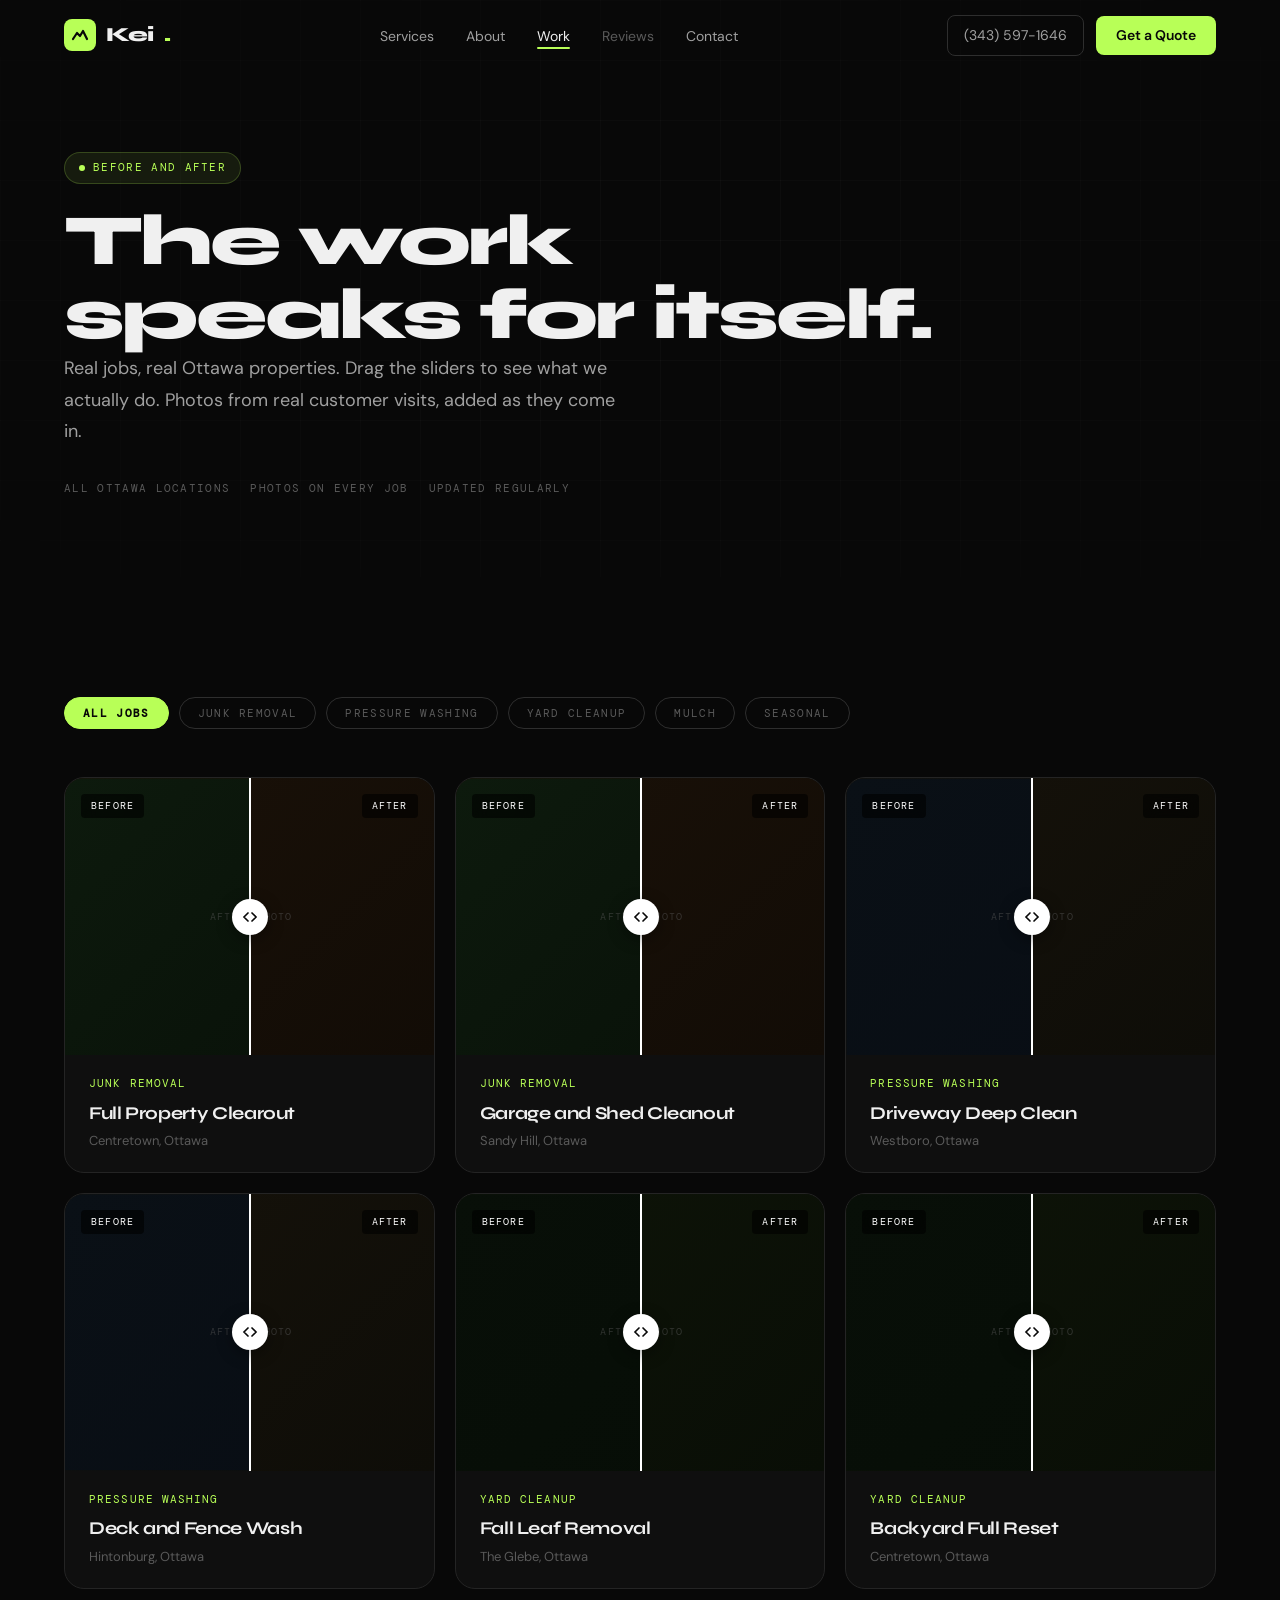
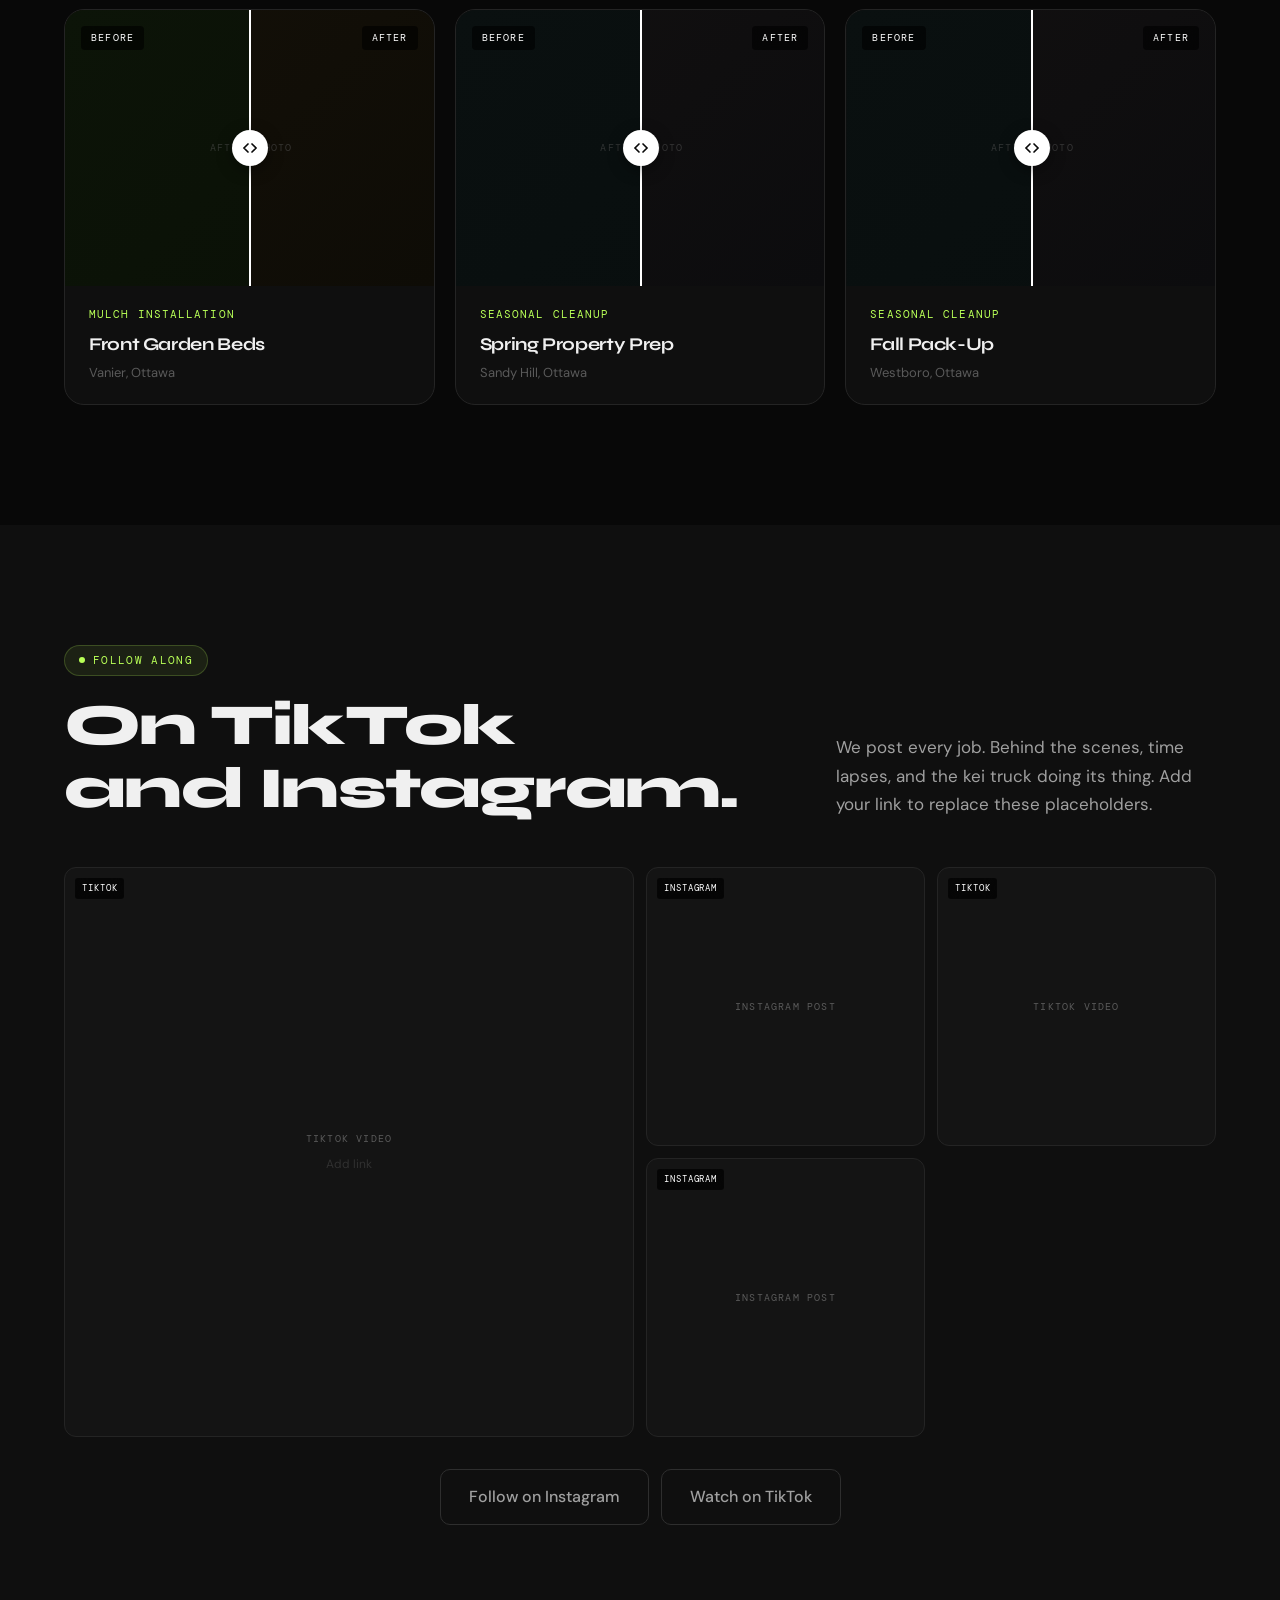
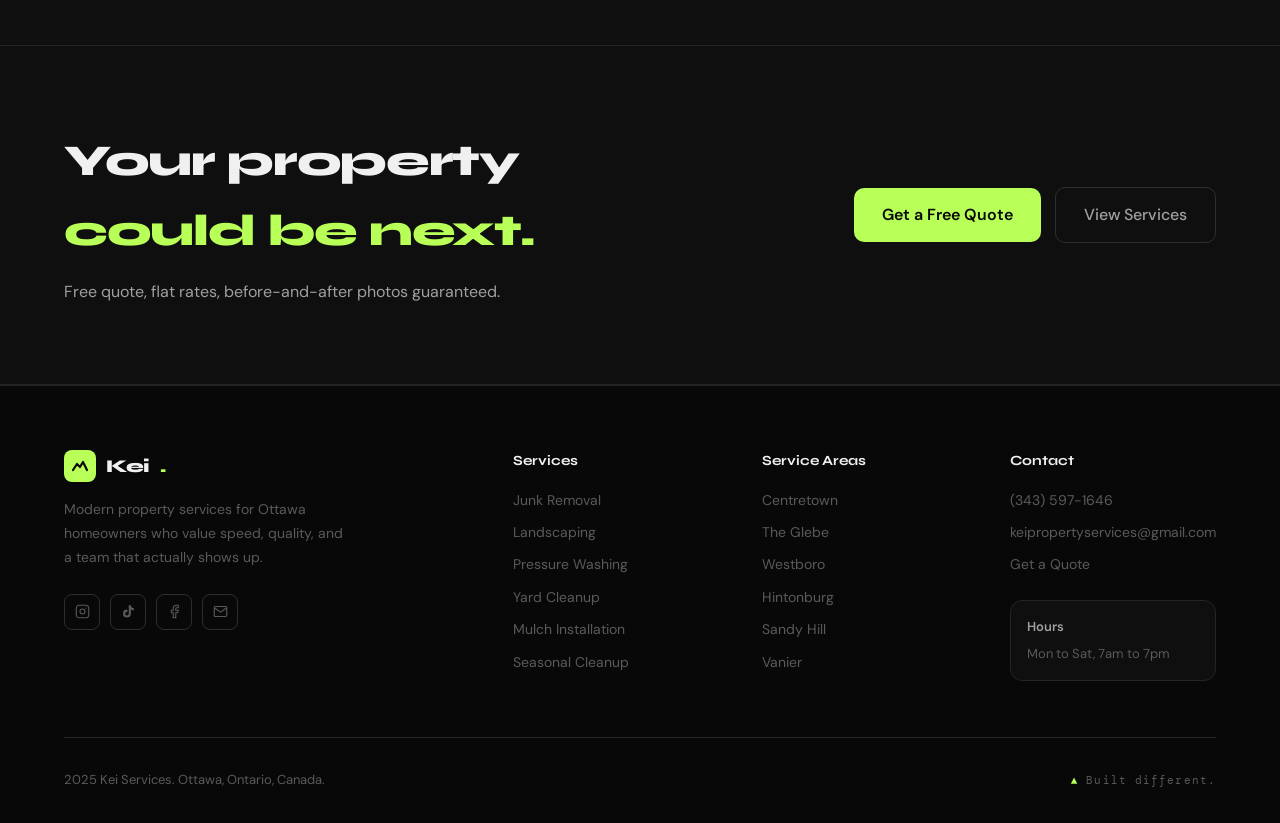
<file: portfolio.html>
<!DOCTYPE html>
<html lang="en">
<head>
<meta charset="UTF-8"/><meta name="viewport" content="width=device-width, initial-scale=1.0"/>
<title>Our Work — Kei Services · Ottawa</title>
<link rel="stylesheet" href="styles.css"/>
<style>
.filter-bar { display: flex; align-items: center; gap: 10px; flex-wrap: wrap; margin-bottom: 48px; }
.filter-btn { font-family: var(--fm); font-size: 11px; letter-spacing: .12em; text-transform: uppercase; padding: 8px 18px; border-radius: 100px; border: 1px solid var(--border-2); color: var(--text-3); cursor: pointer; transition: all .2s; background: none; }
.filter-btn:hover { color: var(--text); border-color: var(--text-3); }
.filter-btn.active { background: var(--accent); color: #080808; border-color: var(--accent); font-weight: 600; }

.portfolio-grid { display: grid; grid-template-columns: repeat(3,1fr); gap: 20px; }
.portfolio-card { background: var(--bg-2); border: 1px solid var(--border); border-radius: var(--r-lg); overflow: hidden; transition: border-color .3s; }
.portfolio-card:hover { border-color: var(--border-2); }
.portfolio-card.hidden { display: none; }

.ba-card-info { padding: 20px 24px; }
.ba-card-tag  { font-family: var(--fm); font-size: 11px; letter-spacing: .1em; text-transform: uppercase; color: var(--accent); margin-bottom: 6px; }
.ba-card-title { font-family: var(--fd); font-size: 18px; font-weight: 700; letter-spacing: -.02em; margin-bottom: 4px; }
.ba-card-location { font-size: 13px; color: var(--text-3); }

.placeholder-bg-junk   { background: linear-gradient(135deg,#1a1108 0%,#120c06 100%); }
.placeholder-bg-after  { background: linear-gradient(135deg,#0d1a0d 0%,#081008 100%); }
.placeholder-bg-wash-b { background: linear-gradient(135deg,#16120a 0%,#0e0d08 100%); }
.placeholder-bg-wash-a { background: linear-gradient(135deg,#0a1016 0%,#080d14 100%); }
.placeholder-bg-yard-b { background: linear-gradient(135deg,#0e1408 0%,#090e06 100%); }
.placeholder-bg-yard-a { background: linear-gradient(135deg,#080f08 0%,#060d06 100%); }
.placeholder-bg-mulch-b { background: linear-gradient(135deg,#141008 0%,#0e0c06 100%); }
.placeholder-bg-mulch-a { background: linear-gradient(135deg,#0c1408 0%,#0a1006 100%); }
.placeholder-bg-seasonal-b { background: linear-gradient(135deg,#121010 0%,#0c0c0e 100%); }
.placeholder-bg-seasonal-a { background: linear-gradient(135deg,#0a1010 0%,#080e0e 100%); }

.social-content-grid { display: grid; grid-template-columns: repeat(4,1fr); gap: 12px; }
.social-tile { aspect-ratio: 1; background: var(--bg-3); border: 1px solid var(--border); border-radius: var(--r); display: flex; flex-direction: column; align-items: center; justify-content: center; gap: 8px; cursor: pointer; transition: all .3s; position: relative; overflow: hidden; }
.social-tile:hover { border-color: var(--border-2); transform: scale(1.02); }
.social-tile:first-child { grid-column: span 2; grid-row: span 2; aspect-ratio: auto; min-height: 240px; }
.soc-tile-label { font-family: var(--fm); font-size: 10px; letter-spacing: .12em; text-transform: uppercase; color: var(--text-3); }
.soc-tile-platform { position: absolute; top: 10px; left: 10px; font-family: var(--fm); font-size: 9px; letter-spacing: .1em; text-transform: uppercase; background: rgba(0,0,0,.7); backdrop-filter: blur(8px); color: white; padding: 3px 7px; border-radius: 3px; }
.soc-tile-overlay { position: absolute; inset: 0; background: transparent; display: flex; align-items: center; justify-content: center; transition: background .3s; }
.social-tile:hover .soc-tile-overlay { background: rgba(0,0,0,.45); }
.soc-play { opacity: 0; transform: scale(.8); transition: all .3s; width: 44px; height: 44px; background: white; border-radius: 50%; display: flex; align-items: center; justify-content: center; }
.social-tile:hover .soc-play { opacity: 1; transform: scale(1); }
.soc-play svg { width: 18px; height: 18px; fill: #080808; margin-left: 3px; }

@media(max-width:1024px) { .portfolio-grid { grid-template-columns: repeat(2,1fr); } .social-content-grid { grid-template-columns: repeat(3,1fr); } .social-tile:first-child { grid-column: span 1; grid-row: span 1; min-height: auto; } }
@media(max-width:640px) { .portfolio-grid { grid-template-columns: 1fr; } .social-content-grid { grid-template-columns: repeat(2,1fr); } }
</style>
</head>
<body>
<nav id="navbar">
  <div class="container nav-inner">
    <a href="index.html" class="nav-logo"><div class="logo-mark"><svg viewBox="0 0 18 18" fill="none"><path d="M2 13L6 7 9 10 12 5 16 13" stroke="#080808" stroke-width="2.2" stroke-linecap="round" stroke-linejoin="round"/></svg></div>Kei<span style="color:var(--accent)">.</span></a>
    <ul class="nav-links">
      <li><a href="services.html">Services</a></li>
      <li><a href="about.html">About</a></li>
      <li><a href="portfolio.html" class="active">Work</a></li>
      <li><a href="reviews.html" style="color:var(--text-3)">Reviews</a></li>
      <li><a href="contact.html">Contact</a></li>
    </ul>
    <div class="nav-cta">
      <a href="tel:+13435971646" class="btn-ghost">(343) 597-1646</a>
      <a href="contact.html" class="btn-primary">Get a Quote</a>
    </div>
    <div class="hamburger" onclick="toggleMenu()"><span></span><span></span><span></span></div>
  </div>
</nav>
<div class="mobile-menu" id="mobileMenu">
  <span class="mobile-close" onclick="toggleMenu()">✕</span>
  <a href="services.html" onclick="toggleMenu()">Services</a>
  <a href="about.html" onclick="toggleMenu()">About</a>
  <a href="portfolio.html" onclick="toggleMenu()">Work</a>
  <a href="reviews.html" onclick="toggleMenu()">Reviews</a>
  <a href="contact.html" onclick="toggleMenu()">Get a Quote</a>
</div>

<div class="page-hero">
  <div class="container page-hero-content">
    <div class="page-hero-tag reveal"><span class="tag">Before and After</span></div>
    <h1 class="page-title reveal d1">The work<br/>speaks for itself.</h1>
    <p class="page-hero-sub reveal d2">Real jobs, real Ottawa properties. Drag the sliders to see what we actually do. Photos from real customer visits, added as they come in.</p>
    <div class="page-hero-meta reveal d3">
      <span class="ph-meta-item">All Ottawa locations</span>
      <span class="ph-meta-item">Photos on every job</span>
      <span class="ph-meta-item">Updated regularly</span>
    </div>
  </div>
</div>

<section class="section" style="background:var(--bg)">
  <div class="container">

    <div class="filter-bar reveal">
      <button class="filter-btn active" onclick="filterWork(this,'all')">All Jobs</button>
      <button class="filter-btn" onclick="filterWork(this,'junk')">Junk Removal</button>
      <button class="filter-btn" onclick="filterWork(this,'wash')">Pressure Washing</button>
      <button class="filter-btn" onclick="filterWork(this,'yard')">Yard Cleanup</button>
      <button class="filter-btn" onclick="filterWork(this,'mulch')">Mulch</button>
      <button class="filter-btn" onclick="filterWork(this,'seasonal')">Seasonal</button>
    </div>

    <div class="portfolio-grid" id="portfolioGrid">

      <!-- Junk Removal 1 -->
      <div class="portfolio-card reveal d1" data-cat="junk">
        <div class="ba-wrap" data-ba>
          <div class="ba-before placeholder-bg-junk"><span class="ba-ph">Before photo</span></div>
          <div class="ba-after placeholder-bg-after"><span class="ba-ph">After photo</span></div>
          <div class="ba-div" data-divider><div class="ba-handle"><svg width="16" height="16" viewBox="0 0 24 24" fill="none" stroke="#080808" stroke-width="2.5" stroke-linecap="round"><path d="M9 18l-6-6 6-6M15 6l6 6-6 6"/></svg></div></div>
          <div class="ba-lbl-row"><span class="ba-lbl">Before</span><span class="ba-lbl">After</span></div>
        </div>
        <div class="ba-card-info">
          <div class="ba-card-tag">Junk Removal</div>
          <div class="ba-card-title">Full Property Clearout</div>
          <div class="ba-card-location">Centretown, Ottawa</div>
        </div>
      </div>

      <!-- Junk Removal 2 -->
      <div class="portfolio-card reveal d2" data-cat="junk">
        <div class="ba-wrap" data-ba>
          <div class="ba-before placeholder-bg-junk"><span class="ba-ph">Before photo</span></div>
          <div class="ba-after placeholder-bg-after"><span class="ba-ph">After photo</span></div>
          <div class="ba-div" data-divider><div class="ba-handle"><svg width="16" height="16" viewBox="0 0 24 24" fill="none" stroke="#080808" stroke-width="2.5" stroke-linecap="round"><path d="M9 18l-6-6 6-6M15 6l6 6-6 6"/></svg></div></div>
          <div class="ba-lbl-row"><span class="ba-lbl">Before</span><span class="ba-lbl">After</span></div>
        </div>
        <div class="ba-card-info">
          <div class="ba-card-tag">Junk Removal</div>
          <div class="ba-card-title">Garage and Shed Cleanout</div>
          <div class="ba-card-location">Sandy Hill, Ottawa</div>
        </div>
      </div>

      <!-- Pressure Washing 1 -->
      <div class="portfolio-card reveal d3" data-cat="wash">
        <div class="ba-wrap" data-ba>
          <div class="ba-before placeholder-bg-wash-b"><span class="ba-ph">Before photo</span></div>
          <div class="ba-after placeholder-bg-wash-a"><span class="ba-ph">After photo</span></div>
          <div class="ba-div" data-divider><div class="ba-handle"><svg width="16" height="16" viewBox="0 0 24 24" fill="none" stroke="#080808" stroke-width="2.5" stroke-linecap="round"><path d="M9 18l-6-6 6-6M15 6l6 6-6 6"/></svg></div></div>
          <div class="ba-lbl-row"><span class="ba-lbl">Before</span><span class="ba-lbl">After</span></div>
        </div>
        <div class="ba-card-info">
          <div class="ba-card-tag">Pressure Washing</div>
          <div class="ba-card-title">Driveway Deep Clean</div>
          <div class="ba-card-location">Westboro, Ottawa</div>
        </div>
      </div>

      <!-- Pressure Washing 2 -->
      <div class="portfolio-card reveal d1" data-cat="wash">
        <div class="ba-wrap" data-ba>
          <div class="ba-before placeholder-bg-wash-b"><span class="ba-ph">Before photo</span></div>
          <div class="ba-after placeholder-bg-wash-a"><span class="ba-ph">After photo</span></div>
          <div class="ba-div" data-divider><div class="ba-handle"><svg width="16" height="16" viewBox="0 0 24 24" fill="none" stroke="#080808" stroke-width="2.5" stroke-linecap="round"><path d="M9 18l-6-6 6-6M15 6l6 6-6 6"/></svg></div></div>
          <div class="ba-lbl-row"><span class="ba-lbl">Before</span><span class="ba-lbl">After</span></div>
        </div>
        <div class="ba-card-info">
          <div class="ba-card-tag">Pressure Washing</div>
          <div class="ba-card-title">Deck and Fence Wash</div>
          <div class="ba-card-location">Hintonburg, Ottawa</div>
        </div>
      </div>

      <!-- Yard Cleanup 1 -->
      <div class="portfolio-card reveal d2" data-cat="yard">
        <div class="ba-wrap" data-ba>
          <div class="ba-before placeholder-bg-yard-b"><span class="ba-ph">Before photo</span></div>
          <div class="ba-after placeholder-bg-yard-a"><span class="ba-ph">After photo</span></div>
          <div class="ba-div" data-divider><div class="ba-handle"><svg width="16" height="16" viewBox="0 0 24 24" fill="none" stroke="#080808" stroke-width="2.5" stroke-linecap="round"><path d="M9 18l-6-6 6-6M15 6l6 6-6 6"/></svg></div></div>
          <div class="ba-lbl-row"><span class="ba-lbl">Before</span><span class="ba-lbl">After</span></div>
        </div>
        <div class="ba-card-info">
          <div class="ba-card-tag">Yard Cleanup</div>
          <div class="ba-card-title">Fall Leaf Removal</div>
          <div class="ba-card-location">The Glebe, Ottawa</div>
        </div>
      </div>

      <!-- Yard Cleanup 2 -->
      <div class="portfolio-card reveal d3" data-cat="yard">
        <div class="ba-wrap" data-ba>
          <div class="ba-before placeholder-bg-yard-b"><span class="ba-ph">Before photo</span></div>
          <div class="ba-after placeholder-bg-yard-a"><span class="ba-ph">After photo</span></div>
          <div class="ba-div" data-divider><div class="ba-handle"><svg width="16" height="16" viewBox="0 0 24 24" fill="none" stroke="#080808" stroke-width="2.5" stroke-linecap="round"><path d="M9 18l-6-6 6-6M15 6l6 6-6 6"/></svg></div></div>
          <div class="ba-lbl-row"><span class="ba-lbl">Before</span><span class="ba-lbl">After</span></div>
        </div>
        <div class="ba-card-info">
          <div class="ba-card-tag">Yard Cleanup</div>
          <div class="ba-card-title">Backyard Full Reset</div>
          <div class="ba-card-location">Centretown, Ottawa</div>
        </div>
      </div>

      <!-- Mulch -->
      <div class="portfolio-card reveal d1" data-cat="mulch">
        <div class="ba-wrap" data-ba>
          <div class="ba-before placeholder-bg-mulch-b"><span class="ba-ph">Before photo</span></div>
          <div class="ba-after placeholder-bg-mulch-a"><span class="ba-ph">After photo</span></div>
          <div class="ba-div" data-divider><div class="ba-handle"><svg width="16" height="16" viewBox="0 0 24 24" fill="none" stroke="#080808" stroke-width="2.5" stroke-linecap="round"><path d="M9 18l-6-6 6-6M15 6l6 6-6 6"/></svg></div></div>
          <div class="ba-lbl-row"><span class="ba-lbl">Before</span><span class="ba-lbl">After</span></div>
        </div>
        <div class="ba-card-info">
          <div class="ba-card-tag">Mulch Installation</div>
          <div class="ba-card-title">Front Garden Beds</div>
          <div class="ba-card-location">Vanier, Ottawa</div>
        </div>
      </div>

      <!-- Seasonal -->
      <div class="portfolio-card reveal d2" data-cat="seasonal">
        <div class="ba-wrap" data-ba>
          <div class="ba-before placeholder-bg-seasonal-b"><span class="ba-ph">Before photo</span></div>
          <div class="ba-after placeholder-bg-seasonal-a"><span class="ba-ph">After photo</span></div>
          <div class="ba-div" data-divider><div class="ba-handle"><svg width="16" height="16" viewBox="0 0 24 24" fill="none" stroke="#080808" stroke-width="2.5" stroke-linecap="round"><path d="M9 18l-6-6 6-6M15 6l6 6-6 6"/></svg></div></div>
          <div class="ba-lbl-row"><span class="ba-lbl">Before</span><span class="ba-lbl">After</span></div>
        </div>
        <div class="ba-card-info">
          <div class="ba-card-tag">Seasonal Cleanup</div>
          <div class="ba-card-title">Spring Property Prep</div>
          <div class="ba-card-location">Sandy Hill, Ottawa</div>
        </div>
      </div>

      <!-- Seasonal 2 -->
      <div class="portfolio-card reveal d3" data-cat="seasonal">
        <div class="ba-wrap" data-ba>
          <div class="ba-before placeholder-bg-seasonal-b"><span class="ba-ph">Before photo</span></div>
          <div class="ba-after placeholder-bg-seasonal-a"><span class="ba-ph">After photo</span></div>
          <div class="ba-div" data-divider><div class="ba-handle"><svg width="16" height="16" viewBox="0 0 24 24" fill="none" stroke="#080808" stroke-width="2.5" stroke-linecap="round"><path d="M9 18l-6-6 6-6M15 6l6 6-6 6"/></svg></div></div>
          <div class="ba-lbl-row"><span class="ba-lbl">Before</span><span class="ba-lbl">After</span></div>
        </div>
        <div class="ba-card-info">
          <div class="ba-card-tag">Seasonal Cleanup</div>
          <div class="ba-card-title">Fall Pack-Up</div>
          <div class="ba-card-location">Westboro, Ottawa</div>
        </div>
      </div>

    </div>
  </div>
</section>

<!-- SOCIAL SECTION -->
<section class="section" style="background:var(--bg-2)">
  <div class="container">
    <div style="display:flex;align-items:flex-end;justify-content:space-between;margin-bottom:48px;gap:24px;flex-wrap:wrap" class="reveal">
      <div>
        <span class="tag">Follow Along</span>
        <h2 class="section-title" style="margin-top:18px">On TikTok<br/>and Instagram.</h2>
      </div>
      <p class="section-sub" style="max-width:380px">We post every job. Behind the scenes, time lapses, and the kei truck doing its thing. Add your link to replace these placeholders.</p>
    </div>
    <div class="social-content-grid reveal">
      <div class="social-tile"><div class="soc-tile-label">TikTok video</div><small style="font-size:12px;color:var(--text-3);opacity:.4">Add link</small><div class="soc-tile-platform">TikTok</div><div class="soc-tile-overlay"><div class="soc-play"><svg viewBox="0 0 24 24"><polygon points="5 3 19 12 5 21 5 3"/></svg></div></div></div>
      <div class="social-tile"><div class="soc-tile-label">Instagram post</div><div class="soc-tile-platform">Instagram</div><div class="soc-tile-overlay"><div class="soc-play"><svg viewBox="0 0 24 24"><polygon points="5 3 19 12 5 21 5 3"/></svg></div></div></div>
      <div class="social-tile"><div class="soc-tile-label">TikTok video</div><div class="soc-tile-platform">TikTok</div><div class="soc-tile-overlay"><div class="soc-play"><svg viewBox="0 0 24 24"><polygon points="5 3 19 12 5 21 5 3"/></svg></div></div></div>
      <div class="social-tile"><div class="soc-tile-label">Instagram post</div><div class="soc-tile-platform">Instagram</div><div class="soc-tile-overlay"><div class="soc-play"><svg viewBox="0 0 24 24"><polygon points="5 3 19 12 5 21 5 3"/></svg></div></div></div>
    </div>
    <div style="display:flex;justify-content:center;gap:12px;margin-top:32px;flex-wrap:wrap" class="reveal">
      <a href="https://www.instagram.com/keipropertyservices/" target="_blank" class="btn-outline">Follow on Instagram</a>
      <a href="https://www.tiktok.com/@keipropertyservices" target="_blank" class="btn-outline">Watch on TikTok</a>
    </div>
  </div>
</section>

<div class="cta-band">
  <div class="container">
    <div class="cta-inner reveal">
      <div>
        <div class="cta-title">Your property<br/><em>could be next.</em></div>
        <p style="font-size:16px;color:var(--text-2);margin-top:12px">Free quote, flat rates, before-and-after photos guaranteed.</p>
      </div>
      <div class="cta-actions">
        <a href="contact.html" class="btn-lg">Get a Free Quote</a>
        <a href="services.html" class="btn-outline">View Services</a>
      </div>
    </div>
  </div>
</div>

<footer>
  <div class="container">
    <div class="footer-grid">
      <div>
        <div class="footer-logo"><div class="logo-mark"><svg viewBox="0 0 18 18" fill="none"><path d="M2 13L6 7 9 10 12 5 16 13" stroke="#080808" stroke-width="2.2" stroke-linecap="round" stroke-linejoin="round"/></svg></div>Kei<span style="color:var(--accent)">.</span></div>
        <p class="footer-tag">Modern property services for Ottawa homeowners who value speed, quality, and a team that actually shows up.</p>
        <div class="footer-soc">
          <a href="https://www.instagram.com/keipropertyservices/" target="_blank" class="soc-btn"><svg viewBox="0 0 24 24" fill="none" stroke="currentColor" stroke-width="1.8"><rect x="2" y="2" width="20" height="20" rx="5"/><circle cx="12" cy="12" r="4"/><circle cx="17.5" cy="6.5" r="1" fill="currentColor" stroke="none"/></svg></a>
          <a href="https://www.tiktok.com/@keipropertyservices" target="_blank" class="soc-btn"><svg viewBox="0 0 24 24" fill="currentColor"><path d="M19.59 6.69a4.83 4.83 0 0 1-3.77-4.25V2h-3.45v13.67a2.89 2.89 0 0 1-5.77 0 2.89 2.89 0 0 1 2.89-2.89c.28 0 .54.04.79.1V9.01a6.27 6.27 0 0 0-.79-.05 6.34 6.34 0 1 0 6.34 6.34V8.69a8.18 8.18 0 0 0 4.78 1.52V6.75a4.85 4.85 0 0 1-1.02-.06z"/></svg></a>
          <a href="https://www.facebook.com/share/14bTA9XozbW/" target="_blank" class="soc-btn"><svg viewBox="0 0 24 24" fill="none" stroke="currentColor" stroke-width="1.8"><path d="M18 2h-3a5 5 0 0 0-5 5v3H7v4h3v8h4v-8h3l1-4h-4V7a1 1 0 0 1 1-1h3z"/></svg></a><a href="mailto:keipropertyservices@gmail.com" class="soc-btn"><svg viewBox="0 0 24 24" fill="none" stroke="currentColor" stroke-width="1.8"><path d="M4 4h16c1.1 0 2 .9 2 2v12c0 1.1-.9 2-2 2H4c-1.1 0-2-.9-2-2V6c0-1.1.9-2 2-2z"/><polyline points="22,6 12,13 2,6"/></svg></a>
        </div>
      </div>
      <div><div class="footer-col-title">Services</div><div class="footer-links"><a href="services.html">Junk Removal</a><a href="services.html">Landscaping</a><a href="services.html">Pressure Washing</a><a href="services.html">Yard Cleanup</a><a href="services.html">Mulch Installation</a><a href="services.html">Seasonal Cleanup</a></div></div>
      <div><div class="footer-col-title">Service Areas</div><div class="footer-links"><a href="contact.html">Centretown</a><a href="contact.html">The Glebe</a><a href="contact.html">Westboro</a><a href="contact.html">Hintonburg</a><a href="contact.html">Sandy Hill</a><a href="contact.html">Vanier</a></div></div>
      <div><div class="footer-col-title">Contact</div><div class="footer-links"><a href="tel:+13435971646">(343) 597-1646</a><a href="mailto:keipropertyservices@gmail.com">keipropertyservices@gmail.com</a><a href="contact.html">Get a Quote</a></div><div class="footer-hours"><div class="footer-hours-title">Hours</div><p>Mon to Sat, 7am to 7pm</p></div></div>
    </div>
    <div class="footer-bottom"><div class="footer-copy">2025 Kei Services. Ottawa, Ontario, Canada.</div><div class="footer-badge"><span style="color:var(--accent)">▲</span> Built different.</div></div>
  </div>
</footer>
<script>
window.addEventListener('scroll', () => document.getElementById('navbar').classList.toggle('scrolled', window.scrollY > 40));
function toggleMenu() { const m = document.getElementById('mobileMenu'); m.classList.toggle('open'); document.body.style.overflow = m.classList.contains('open') ? 'hidden' : ''; }
document.querySelectorAll('.reveal').forEach(el => new IntersectionObserver(entries => entries.forEach(e => { if(e.isIntersecting) e.target.classList.add('visible'); }), { threshold:.08, rootMargin:'0px 0px -40px 0px' }).observe(el));

// Before/After sliders
document.querySelectorAll('[data-ba]').forEach(wrap => {
  const after = wrap.querySelector('.ba-after');
  const div   = wrap.querySelector('[data-divider]');
  let drag = false;
  const set = x => {
    const r = wrap.getBoundingClientRect();
    const p = Math.max(0, Math.min(100, (x - r.left) / r.width * 100));
    after.style.clipPath = `inset(0 ${100-p}% 0 0)`;
    div.style.left = p + '%';
  };
  wrap.addEventListener('mousedown',  e => { drag=true; set(e.clientX); });
  wrap.addEventListener('mousemove',  e => { if(drag) set(e.clientX); });
  document.addEventListener('mouseup', () => { drag=false; });
  wrap.addEventListener('touchstart', e => { drag=true; set(e.touches[0].clientX); }, {passive:true});
  wrap.addEventListener('touchmove',  e => { if(drag) set(e.touches[0].clientX); }, {passive:true});
  document.addEventListener('touchend', () => { drag=false; });
});

// Filter
function filterWork(btn, cat) {
  document.querySelectorAll('.filter-btn').forEach(b => b.classList.remove('active'));
  btn.classList.add('active');
  document.querySelectorAll('.portfolio-card').forEach(card => {
    if(cat === 'all' || card.dataset.cat === cat) {
      card.classList.remove('hidden');
    } else {
      card.classList.add('hidden');
    }
  });
}
</script>
</body>
</html>
</file>
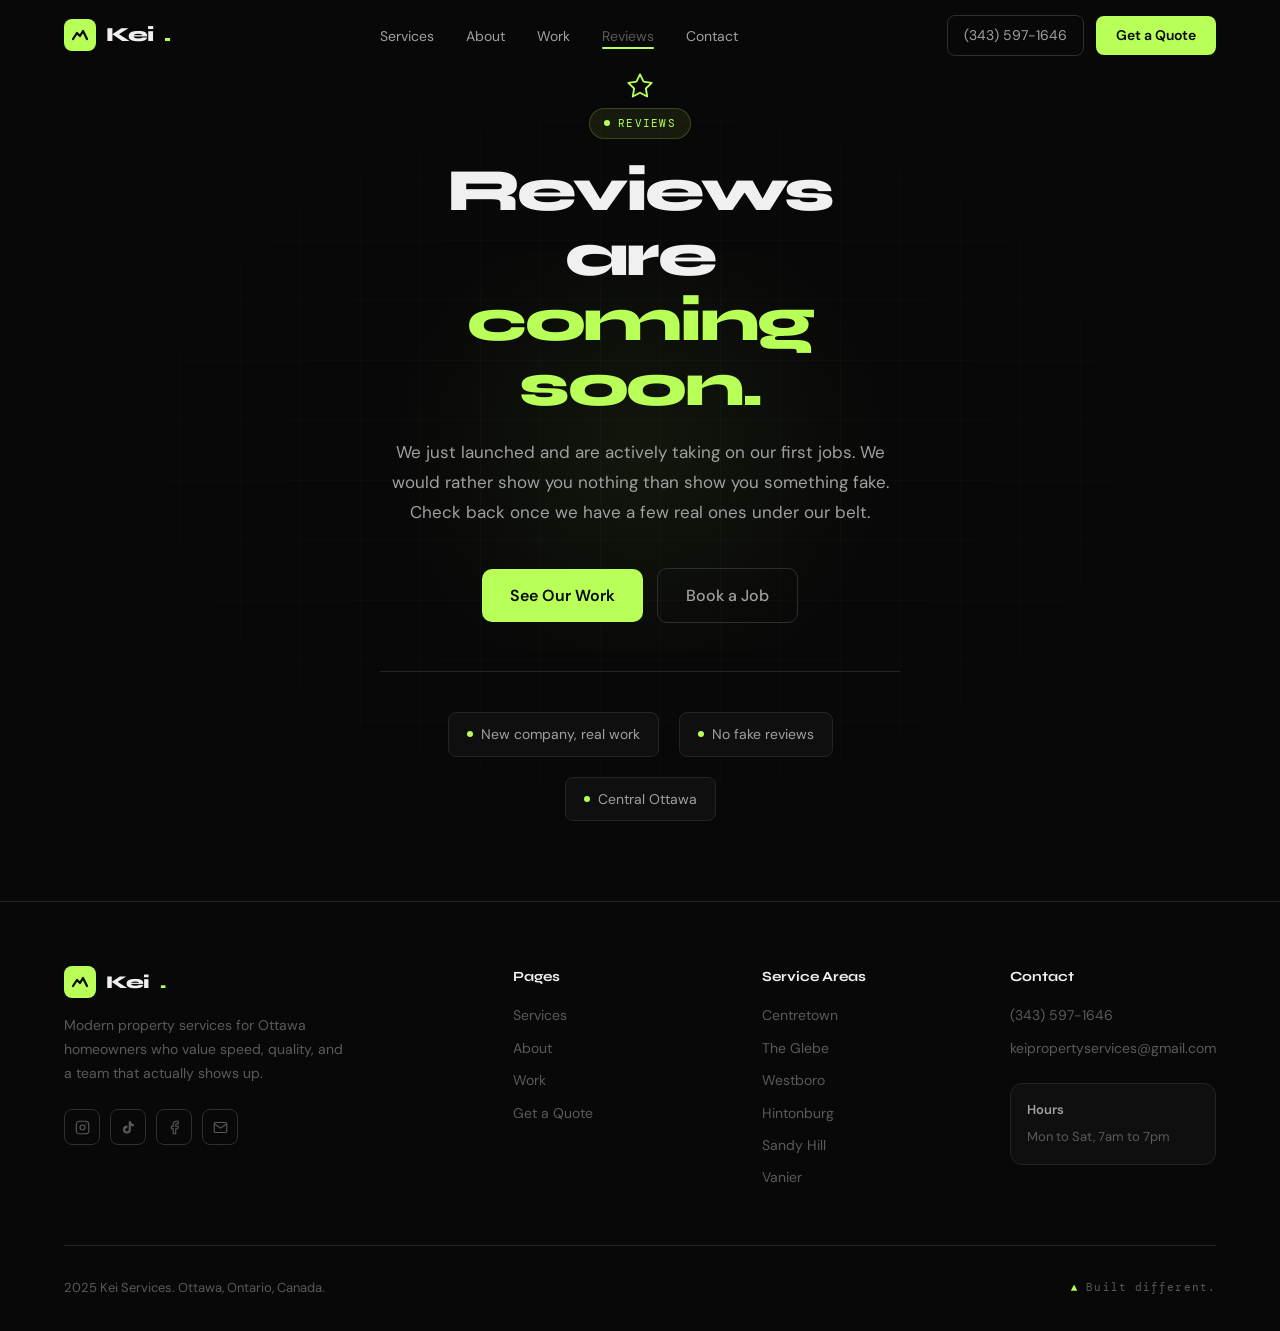
<file: reviews.html>
<!DOCTYPE html>
<html lang="en">
<head>
<meta charset="UTF-8"/><meta name="viewport" content="width=device-width, initial-scale=1.0"/>
<title>Reviews — Kei Services · Ottawa</title>
<link rel="stylesheet" href="styles.css"/>
<style>
.coming-soon-wrap {
  min-height: 100vh;
  display: flex;
  align-items: center;
  justify-content: center;
  padding: var(--nav-h) 24px 80px;
  position: relative;
  overflow: hidden;
}
.cs-grid {
  position: absolute; inset: 0;
  background-image: linear-gradient(rgba(255,255,255,.022) 1px,transparent 1px),
                    linear-gradient(90deg,rgba(255,255,255,.022) 1px,transparent 1px);
  background-size: 60px 60px;
  mask-image: radial-gradient(ellipse 70% 70% at 50% 50%,black 20%,transparent 100%);
}
.cs-glow {
  position: absolute; top: 50%; left: 50%;
  transform: translate(-50%,-50%);
  width: 600px; height: 400px;
  background: radial-gradient(circle,rgba(184,255,87,.06),transparent 70%);
  pointer-events: none;
}
.cs-content {
  position: relative; z-index: 1;
  text-align: center;
  max-width: 520px;
}
.cs-badge svg { width: 28px; height: 28px; stroke: var(--accent); fill: none; stroke-width: 1.6; stroke-linecap: round; stroke-linejoin: round; position: relative; z-index: 1; }
.cs-tag { margin-bottom: 20px; display: inline-flex; }
.cs-title {
  font-family: var(--fd); font-size: clamp(36px,5vw,60px);
  font-weight: 800; letter-spacing: -.04em; line-height: 1.08;
  margin-bottom: 20px;
}
.cs-title em { font-style: normal; color: var(--accent); }
.cs-body {
  font-size: 17px; color: var(--text-2); line-height: 1.75;
  margin-bottom: 40px;
}
.cs-actions { display: flex; align-items: center; justify-content: center; gap: 14px; flex-wrap: wrap; }

/* Honest info strip */
.cs-info-strip {
  display: flex; gap: 20px; justify-content: center; flex-wrap: wrap;
  margin-top: 48px; padding-top: 40px; border-top: 1px solid var(--border);
}
.cs-info-pill {
  display: flex; align-items: center; gap: 8px;
  padding: 10px 18px;
  background: var(--bg-2); border: 1px solid var(--border);
  border-radius: 8px;
  font-size: 14px; color: var(--text-2);
}
.cs-info-dot { width: 6px; height: 6px; border-radius: 50%; background: var(--accent); flex-shrink: 0; }
</style>
</head>
<body>
<nav id="navbar">
  <div class="container nav-inner">
    <a href="index.html" class="nav-logo"><div class="logo-mark"><svg viewBox="0 0 18 18" fill="none"><path d="M2 13L6 7 9 10 12 5 16 13" stroke="#080808" stroke-width="2.2" stroke-linecap="round" stroke-linejoin="round"/></svg></div>Kei<span style="color:var(--accent)">.</span></a>
    <ul class="nav-links">
      <li><a href="services.html">Services</a></li>
      <li><a href="about.html">About</a></li>
      <li><a href="portfolio.html">Work</a></li>
      <li><a href="reviews.html" class="active" style="color:var(--text-3);cursor:default">Reviews</a></li>
      <li><a href="contact.html">Contact</a></li>
    </ul>
    <div class="nav-cta">
      <a href="tel:+13435971646" class="btn-ghost">(343) 597-1646</a>
      <a href="contact.html" class="btn-primary">Get a Quote</a>
    </div>
    <div class="hamburger" onclick="toggleMenu()"><span></span><span></span><span></span></div>
  </div>
</nav>
<div class="mobile-menu" id="mobileMenu">
  <span class="mobile-close" onclick="toggleMenu()">✕</span>
  <a href="services.html" onclick="toggleMenu()">Services</a>
  <a href="about.html" onclick="toggleMenu()">About</a>
  <a href="portfolio.html" onclick="toggleMenu()">Work</a>
  <a href="contact.html" onclick="toggleMenu()">Get a Quote</a>
</div>

<div class="coming-soon-wrap">
  <div class="cs-grid"></div>
  <div class="cs-glow"></div>
  <div class="cs-content reveal">
    <div class="cs-badge">
      <svg viewBox="0 0 24 24"><path d="M12 2l3.09 6.26L22 9.27l-5 4.87 1.18 6.88L12 17.77l-6.18 3.25L7 14.14 2 9.27l6.91-1.01L12 2z"/></svg>
    </div>
    <div class="cs-tag"><span class="tag">Reviews</span></div>
    <h1 class="cs-title">Reviews are<br/><em>coming soon.</em></h1>
    <p class="cs-body">We just launched and are actively taking on our first jobs. We would rather show you nothing than show you something fake. Check back once we have a few real ones under our belt.</p>
    <div class="cs-actions">
      <a href="portfolio.html" class="btn-lg">See Our Work</a>
      <a href="contact.html" class="btn-outline">Book a Job</a>
    </div>
    <div class="cs-info-strip">
      <div class="cs-info-pill"><div class="cs-info-dot"></div>New company, real work</div>
      <div class="cs-info-pill"><div class="cs-info-dot"></div>No fake reviews</div>
      <div class="cs-info-pill"><div class="cs-info-dot"></div>Central Ottawa</div>
    </div>
  </div>
</div>

<footer>
  <div class="container">
    <div class="footer-grid">
      <div>
        <div class="footer-logo"><div class="logo-mark"><svg viewBox="0 0 18 18" fill="none"><path d="M2 13L6 7 9 10 12 5 16 13" stroke="#080808" stroke-width="2.2" stroke-linecap="round" stroke-linejoin="round"/></svg></div>Kei<span style="color:var(--accent)">.</span></div>
        <p class="footer-tag">Modern property services for Ottawa homeowners who value speed, quality, and a team that actually shows up.</p>
        <div class="footer-soc">
          <a href="https://www.instagram.com/keipropertyservices/" target="_blank" class="soc-btn"><svg viewBox="0 0 24 24" fill="none" stroke="currentColor" stroke-width="1.8"><rect x="2" y="2" width="20" height="20" rx="5"/><circle cx="12" cy="12" r="4"/><circle cx="17.5" cy="6.5" r="1" fill="currentColor" stroke="none"/></svg></a>
          <a href="https://www.tiktok.com/@keipropertyservices" target="_blank" class="soc-btn"><svg viewBox="0 0 24 24" fill="currentColor"><path d="M19.59 6.69a4.83 4.83 0 0 1-3.77-4.25V2h-3.45v13.67a2.89 2.89 0 0 1-5.77 0 2.89 2.89 0 0 1 2.89-2.89c.28 0 .54.04.79.1V9.01a6.27 6.27 0 0 0-.79-.05 6.34 6.34 0 1 0 6.34 6.34V8.69a8.18 8.18 0 0 0 4.78 1.52V6.75a4.85 4.85 0 0 1-1.02-.06z"/></svg></a>
          <a href="https://www.facebook.com/share/14bTA9XozbW/" target="_blank" class="soc-btn"><svg viewBox="0 0 24 24" fill="none" stroke="currentColor" stroke-width="1.8"><path d="M18 2h-3a5 5 0 0 0-5 5v3H7v4h3v8h4v-8h3l1-4h-4V7a1 1 0 0 1 1-1h3z"/></svg></a>
          <a href="mailto:keipropertyservices@gmail.com" class="soc-btn"><svg viewBox="0 0 24 24" fill="none" stroke="currentColor" stroke-width="1.8"><path d="M4 4h16c1.1 0 2 .9 2 2v12c0 1.1-.9 2-2 2H4c-1.1 0-2-.9-2-2V6c0-1.1.9-2 2-2z"/><polyline points="22,6 12,13 2,6"/></svg></a>
        </div>
      </div>
      <div><div class="footer-col-title">Pages</div><div class="footer-links"><a href="services.html">Services</a><a href="about.html">About</a><a href="portfolio.html">Work</a><a href="contact.html">Get a Quote</a></div></div>
      <div><div class="footer-col-title">Service Areas</div><div class="footer-links"><a href="contact.html">Centretown</a><a href="contact.html">The Glebe</a><a href="contact.html">Westboro</a><a href="contact.html">Hintonburg</a><a href="contact.html">Sandy Hill</a><a href="contact.html">Vanier</a></div></div>
      <div><div class="footer-col-title">Contact</div><div class="footer-links"><a href="tel:+13435971646">(343) 597-1646</a><a href="mailto:keipropertyservices@gmail.com">keipropertyservices@gmail.com</a></div><div class="footer-hours"><div class="footer-hours-title">Hours</div><p>Mon to Sat, 7am to 7pm</p></div></div>
    </div>
    <div class="footer-bottom"><div class="footer-copy">2025 Kei Services. Ottawa, Ontario, Canada.</div><div class="footer-badge"><span style="color:var(--accent)">▲</span> Built different.</div></div>
  </div>
</footer>
<script>
window.addEventListener('scroll', () => document.getElementById('navbar').classList.toggle('scrolled', window.scrollY > 40));
function toggleMenu() { const m = document.getElementById('mobileMenu'); m.classList.toggle('open'); document.body.style.overflow = m.classList.contains('open') ? 'hidden' : ''; }
document.querySelectorAll('.reveal').forEach(el => new IntersectionObserver(entries => entries.forEach(e => { if(e.isIntersecting) e.target.classList.add('visible'); }), { threshold:.08 }).observe(el));
</script>
</body>
</html>
</file>
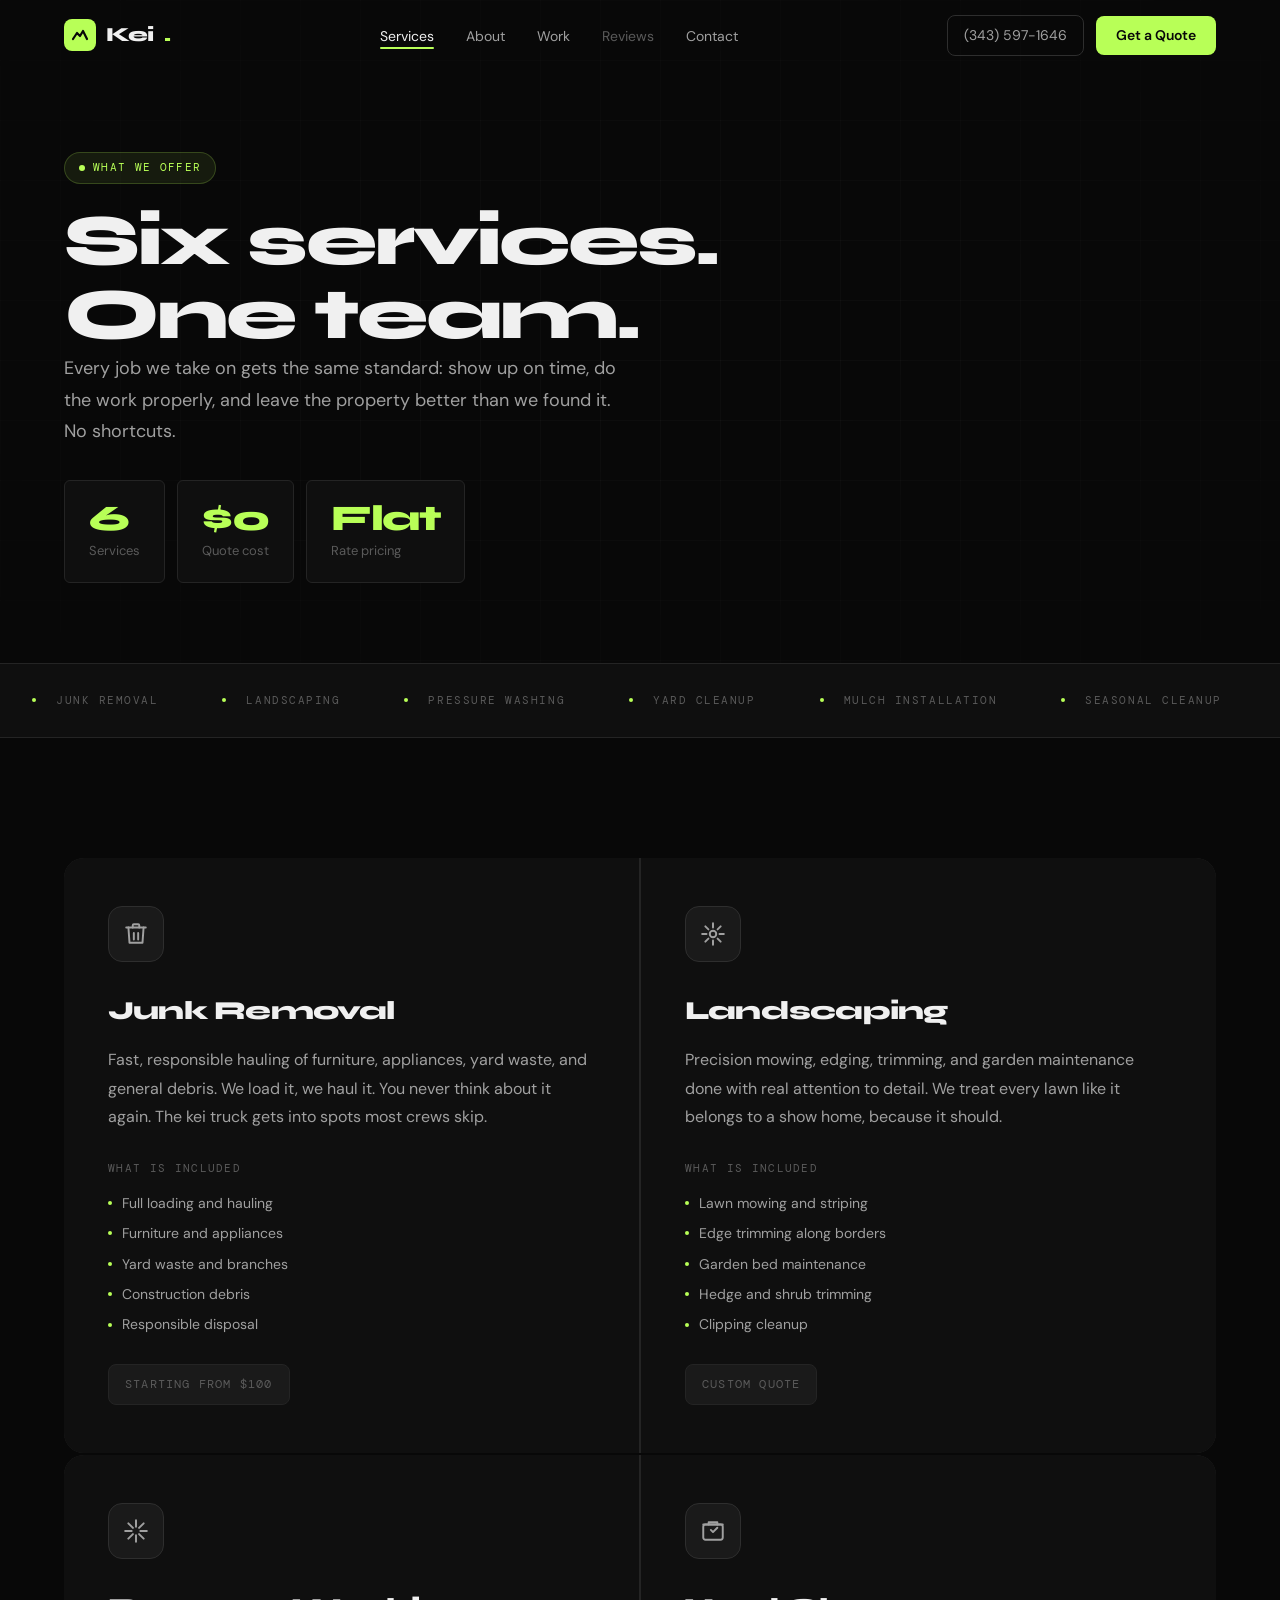
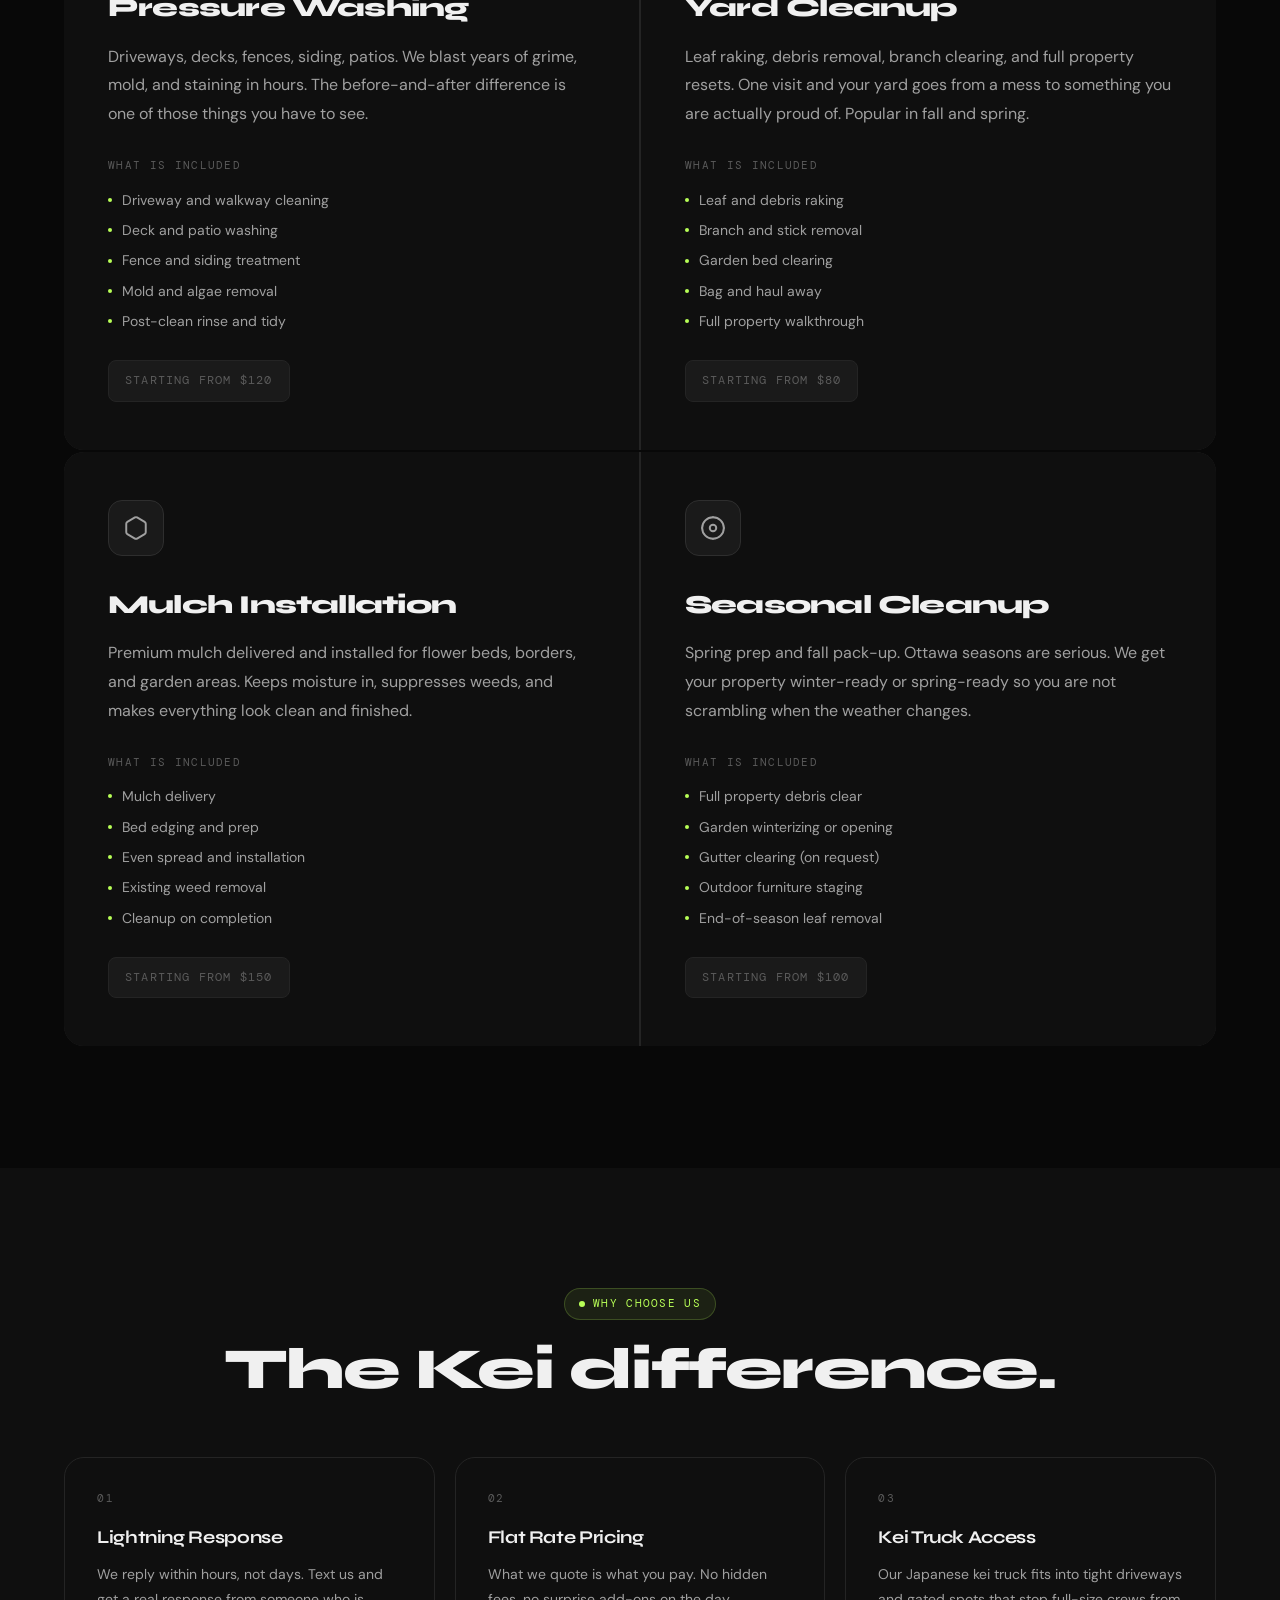
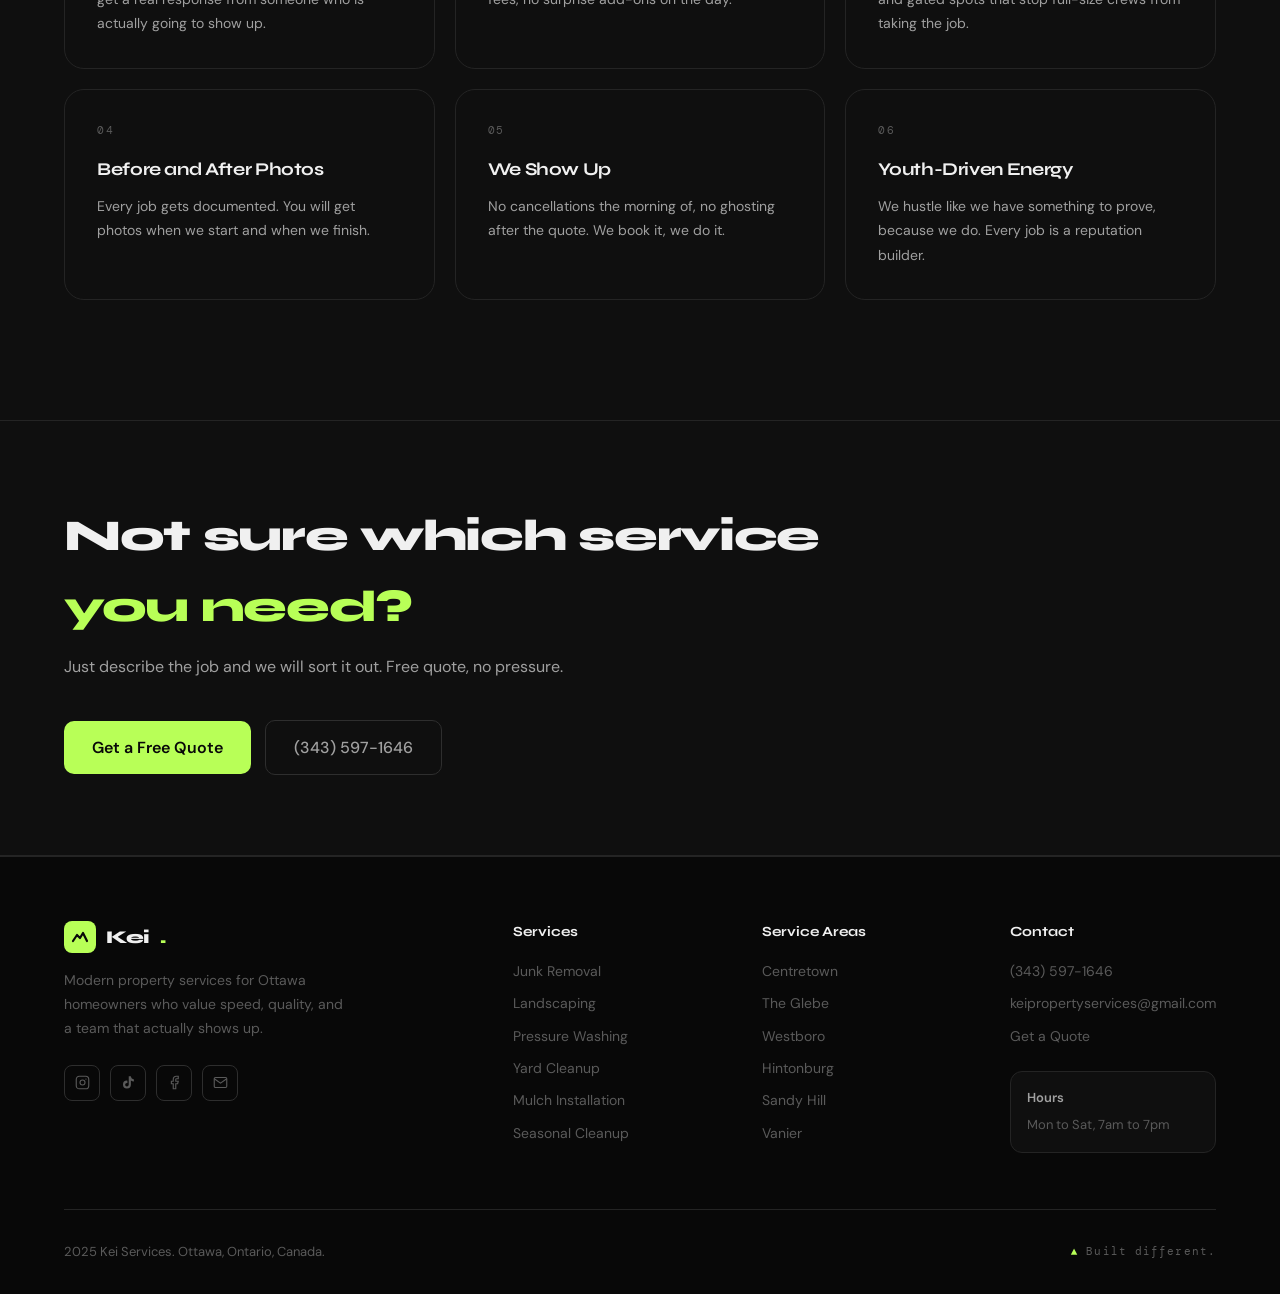
<file: services.html>
<!DOCTYPE html>
<html lang="en">
<head>
<meta charset="UTF-8"/><meta name="viewport" content="width=device-width, initial-scale=1.0"/>
<title>Services — Kei Services · Ottawa</title>
<link rel="stylesheet" href="styles.css"/>
<style>
.svc-full-grid { display: grid; grid-template-columns: 1fr 1fr; gap: 2px; background: var(--border); border-radius: var(--r-lg); overflow: hidden; margin-bottom: 2px; }
.svc-full-grid.single { grid-template-columns: 1fr; }
.svc-full-card { background: var(--bg-2); padding: 48px 44px; position: relative; overflow: hidden; transition: background .3s; }
.svc-full-card::before { content:''; position:absolute; inset:0; background:radial-gradient(circle at 80% 0%,rgba(184,255,87,.1),transparent 55%); opacity:0; transition:opacity .4s; }
.svc-full-card:hover { background: var(--bg-3); }
.svc-full-card:hover::before { opacity: 1; }
.svc-full-icon { width: 56px; height: 56px; border-radius: 14px; background: var(--surface); border: 1px solid var(--border-2); display: flex; align-items: center; justify-content: center; margin-bottom: 28px; transition: all .35s; }
.svc-full-card:hover .svc-full-icon { background: rgba(184,255,87,.1); border-color: rgba(184,255,87,.25); }
.svc-full-icon svg { width: 26px; height: 26px; stroke: var(--text-2); fill: none; stroke-width: 1.8; stroke-linecap: round; stroke-linejoin: round; transition: stroke .3s; }
.svc-full-card:hover .svc-full-icon svg { stroke: var(--accent); }
.svc-full-name { font-family: var(--fd); font-size: 26px; font-weight: 800; letter-spacing: -.03em; margin-bottom: 14px; transition: color .3s; }
.svc-full-card:hover .svc-full-name { color: var(--accent); }
.svc-full-desc { font-size: 16px; color: var(--text-2); line-height: 1.8; margin-bottom: 28px; }
.svc-includes { margin-bottom: 28px; }
.svc-includes-title { font-family: var(--fm); font-size: 11px; letter-spacing: .12em; text-transform: uppercase; color: var(--text-3); margin-bottom: 14px; }
.svc-includes ul { display: flex; flex-direction: column; gap: 8px; }
.svc-includes li { display: flex; align-items: center; gap: 10px; font-size: 14px; color: var(--text-2); }
.svc-includes li::before { content: ''; width: 4px; height: 4px; border-radius: 50%; background: var(--accent); flex-shrink: 0; }
.svc-price { font-family: var(--fm); font-size: 12px; letter-spacing: .1em; text-transform: uppercase; color: var(--text-3); padding: 10px 16px; background: var(--surface); border: 1px solid var(--border); border-radius: 8px; display: inline-block; }
.why-grid { display: grid; grid-template-columns: repeat(3,1fr); gap: 20px; }
.why-card { background: var(--bg-2); border: 1px solid var(--border); border-radius: var(--r-lg); padding: 32px; transition: all .3s; position: relative; overflow: hidden; }
.why-card::after { content:''; position:absolute; bottom:0; left:0; right:0; height:2px; background:linear-gradient(90deg,transparent,var(--accent),transparent); opacity:0; transition:opacity .4s; }
.why-card:hover { border-color: var(--border-2); transform: translateY(-3px); }
.why-card:hover::after { opacity: 1; }
.why-num { font-family: var(--fm); font-size: 11px; letter-spacing: .14em; color: var(--text-3); margin-bottom: 16px; text-transform: uppercase; }
.why-title { font-family: var(--fd); font-size: 18px; font-weight: 700; letter-spacing: -.02em; margin-bottom: 10px; }
.why-desc { font-size: 14px; color: var(--text-2); line-height: 1.75; }
@media(max-width:1024px) { .svc-full-grid { grid-template-columns: 1fr; } .why-grid { grid-template-columns: repeat(2,1fr); } }
@media(max-width:640px) { .why-grid { grid-template-columns: 1fr; } .svc-full-card { padding: 32px 28px; } }
</style>
</head>
<body>
<nav id="navbar">
  <div class="container nav-inner">
    <a href="index.html" class="nav-logo"><div class="logo-mark"><svg viewBox="0 0 18 18" fill="none"><path d="M2 13L6 7 9 10 12 5 16 13" stroke="#080808" stroke-width="2.2" stroke-linecap="round" stroke-linejoin="round"/></svg></div>Kei<span style="color:var(--accent)">.</span></a>
    <ul class="nav-links">
      <li><a href="services.html" class="active">Services</a></li>
      <li><a href="about.html">About</a></li>
      <li><a href="portfolio.html">Work</a></li>
      <li><a href="reviews.html" style="color:var(--text-3)">Reviews</a></li>
      <li><a href="contact.html">Contact</a></li>
    </ul>
    <div class="nav-cta">
      <a href="tel:+13435971646" class="btn-ghost">(343) 597-1646</a>
      <a href="contact.html" class="btn-primary">Get a Quote</a>
    </div>
    <div class="hamburger" onclick="toggleMenu()"><span></span><span></span><span></span></div>
  </div>
</nav>
<div class="mobile-menu" id="mobileMenu">
  <span class="mobile-close" onclick="toggleMenu()">✕</span>
  <a href="services.html" onclick="toggleMenu()">Services</a>
  <a href="about.html" onclick="toggleMenu()">About</a>
  <a href="portfolio.html" onclick="toggleMenu()">Work</a>
  <a href="reviews.html" onclick="toggleMenu()">Reviews</a>
  <a href="contact.html" onclick="toggleMenu()">Get a Quote</a>
</div>

<div class="page-hero">
  <div class="container page-hero-content">
    <div class="page-hero-tag reveal"><span class="tag">What We Offer</span></div>
    <h1 class="page-title reveal d1">Six services.<br/>One team.</h1>
    <p class="page-hero-sub reveal d2">Every job we take on gets the same standard: show up on time, do the work properly, and leave the property better than we found it. No shortcuts.</p>
    <div style="display:flex;gap:12px;margin-top:32px;flex-wrap:wrap" class="reveal d3">
      <div class="sq-stat"><div class="sq-stat-num">6</div><div class="sq-stat-label">Services</div></div>
      <div class="sq-stat"><div class="sq-stat-num">$0</div><div class="sq-stat-label">Quote cost</div></div>
      <div class="sq-stat"><div class="sq-stat-num">Flat</div><div class="sq-stat-label">Rate pricing</div></div>
    </div>
  </div>
</div>

<div class="marquee-section">
  <div class="marquee-track">
    <span class="marquee-item"><span class="marquee-dot"></span>Junk Removal</span>
    <span class="marquee-item"><span class="marquee-dot"></span>Landscaping</span>
    <span class="marquee-item"><span class="marquee-dot"></span>Pressure Washing</span>
    <span class="marquee-item"><span class="marquee-dot"></span>Yard Cleanup</span>
    <span class="marquee-item"><span class="marquee-dot"></span>Mulch Installation</span>
    <span class="marquee-item"><span class="marquee-dot"></span>Seasonal Cleanup</span>
    <span class="marquee-item"><span class="marquee-dot"></span>Junk Removal</span>
    <span class="marquee-item"><span class="marquee-dot"></span>Landscaping</span>
    <span class="marquee-item"><span class="marquee-dot"></span>Pressure Washing</span>
    <span class="marquee-item"><span class="marquee-dot"></span>Yard Cleanup</span>
    <span class="marquee-item"><span class="marquee-dot"></span>Mulch Installation</span>
    <span class="marquee-item"><span class="marquee-dot"></span>Seasonal Cleanup</span>
  </div>
</div>

<section class="section" style="background:var(--bg)">
  <div class="container">

    <div class="svc-full-grid reveal">
      <!-- Junk Removal -->
      <div class="svc-full-card">
        <div class="svc-full-icon"><svg viewBox="0 0 24 24"><polyline points="3 6 5 6 21 6"/><path d="M19 6l-1 14H6L5 6"/><path d="M10 11v6M14 11v6"/><path d="M9 6V4a1 1 0 0 1 1-1h4a1 1 0 0 1 1 1v2"/></svg></div>
        <div class="svc-full-name">Junk Removal</div>
        <p class="svc-full-desc">Fast, responsible hauling of furniture, appliances, yard waste, and general debris. We load it, we haul it. You never think about it again. The kei truck gets into spots most crews skip.</p>
        <div class="svc-includes">
          <div class="svc-includes-title">What is included</div>
          <ul>
            <li>Full loading and hauling</li>
            <li>Furniture and appliances</li>
            <li>Yard waste and branches</li>
            <li>Construction debris</li>
            <li>Responsible disposal</li>
          </ul>
        </div>
        <span class="svc-price">Starting from $100</span>
      </div>
      <!-- Landscaping -->
      <div class="svc-full-card">
        <div class="svc-full-icon"><svg viewBox="0 0 24 24"><circle cx="12" cy="12" r="3"/><path d="M12 2v4M12 18v4M4.93 4.93l2.83 2.83M16.24 16.24l2.83 2.83M2 12h4M18 12h4M4.93 19.07l2.83-2.83M16.24 7.76l2.83-2.83"/></svg></div>
        <div class="svc-full-name">Landscaping</div>
        <p class="svc-full-desc">Precision mowing, edging, trimming, and garden maintenance done with real attention to detail. We treat every lawn like it belongs to a show home, because it should.</p>
        <div class="svc-includes">
          <div class="svc-includes-title">What is included</div>
          <ul>
            <li>Lawn mowing and striping</li>
            <li>Edge trimming along borders</li>
            <li>Garden bed maintenance</li>
            <li>Hedge and shrub trimming</li>
            <li>Clipping cleanup</li>
          </ul>
        </div>
        <span class="svc-price">Custom quote</span>
      </div>
    </div>

    <div class="svc-full-grid reveal d1">
      <!-- Pressure Washing -->
      <div class="svc-full-card">
        <div class="svc-full-icon"><svg viewBox="0 0 24 24"><path d="M12 2v6M12 16v6M4.93 4.93l4.24 4.24M14.83 14.83l4.24 4.24M2 12h6M16 12h6M4.93 19.07l4.24-4.24M14.83 9.17l4.24-4.24"/></svg></div>
        <div class="svc-full-name">Pressure Washing</div>
        <p class="svc-full-desc">Driveways, decks, fences, siding, patios. We blast years of grime, mold, and staining in hours. The before-and-after difference is one of those things you have to see.</p>
        <div class="svc-includes">
          <div class="svc-includes-title">What is included</div>
          <ul>
            <li>Driveway and walkway cleaning</li>
            <li>Deck and patio washing</li>
            <li>Fence and siding treatment</li>
            <li>Mold and algae removal</li>
            <li>Post-clean rinse and tidy</li>
          </ul>
        </div>
        <span class="svc-price">Starting from $120</span>
      </div>
      <!-- Yard Cleanup -->
      <div class="svc-full-card">
        <div class="svc-full-icon"><svg viewBox="0 0 24 24"><path d="M3 6h18"/><path d="M8 6V4h8v2"/><rect x="3" y="6" width="18" height="14" rx="2"/><path d="M10 11l2 2 4-4"/></svg></div>
        <div class="svc-full-name">Yard Cleanup</div>
        <p class="svc-full-desc">Leaf raking, debris removal, branch clearing, and full property resets. One visit and your yard goes from a mess to something you are actually proud of. Popular in fall and spring.</p>
        <div class="svc-includes">
          <div class="svc-includes-title">What is included</div>
          <ul>
            <li>Leaf and debris raking</li>
            <li>Branch and stick removal</li>
            <li>Garden bed clearing</li>
            <li>Bag and haul away</li>
            <li>Full property walkthrough</li>
          </ul>
        </div>
        <span class="svc-price">Starting from $80</span>
      </div>
    </div>

    <div class="svc-full-grid reveal d2">
      <!-- Mulch -->
      <div class="svc-full-card">
        <div class="svc-full-icon"><svg viewBox="0 0 24 24"><path d="M21 16V8a2 2 0 0 0-1-1.73l-7-4a2 2 0 0 0-2 0l-7 4A2 2 0 0 0 3 8v8a2 2 0 0 0 1 1.73l7 4a2 2 0 0 0 2 0l7-4A2 2 0 0 0 21 16z"/></svg></div>
        <div class="svc-full-name">Mulch Installation</div>
        <p class="svc-full-desc">Premium mulch delivered and installed for flower beds, borders, and garden areas. Keeps moisture in, suppresses weeds, and makes everything look clean and finished.</p>
        <div class="svc-includes">
          <div class="svc-includes-title">What is included</div>
          <ul>
            <li>Mulch delivery</li>
            <li>Bed edging and prep</li>
            <li>Even spread and installation</li>
            <li>Existing weed removal</li>
            <li>Cleanup on completion</li>
          </ul>
        </div>
        <span class="svc-price">Starting from $150</span>
      </div>
      <!-- Seasonal -->
      <div class="svc-full-card">
        <div class="svc-full-icon"><svg viewBox="0 0 24 24"><path d="M12 2a10 10 0 0 1 10 10"/><path d="M12 2a10 10 0 0 0-10 10"/><path d="M12 22a10 10 0 0 0 10-10"/><path d="M12 22a10 10 0 0 1-10-10"/><circle cx="12" cy="12" r="3"/></svg></div>
        <div class="svc-full-name">Seasonal Cleanup</div>
        <p class="svc-full-desc">Spring prep and fall pack-up. Ottawa seasons are serious. We get your property winter-ready or spring-ready so you are not scrambling when the weather changes.</p>
        <div class="svc-includes">
          <div class="svc-includes-title">What is included</div>
          <ul>
            <li>Full property debris clear</li>
            <li>Garden winterizing or opening</li>
            <li>Gutter clearing (on request)</li>
            <li>Outdoor furniture staging</li>
            <li>End-of-season leaf removal</li>
          </ul>
        </div>
        <span class="svc-price">Starting from $100</span>
      </div>
    </div>

  </div>
</section>

<!-- WHY -->
<section class="section" style="background:var(--bg-2)">
  <div class="container">
    <div style="text-align:center;margin-bottom:56px" class="reveal">
      <span class="tag">Why Choose Us</span>
      <h2 class="section-title" style="margin-top:18px">The Kei difference.</h2>
    </div>
    <div class="why-grid">
      <div class="why-card reveal d1"><div class="why-num">01</div><div class="why-title">Lightning Response</div><p class="why-desc">We reply within hours, not days. Text us and get a real response from someone who is actually going to show up.</p></div>
      <div class="why-card reveal d2"><div class="why-num">02</div><div class="why-title">Flat Rate Pricing</div><p class="why-desc">What we quote is what you pay. No hidden fees, no surprise add-ons on the day.</p></div>
      <div class="why-card reveal d3"><div class="why-num">03</div><div class="why-title">Kei Truck Access</div><p class="why-desc">Our Japanese kei truck fits into tight driveways and gated spots that stop full-size crews from taking the job.</p></div>
      <div class="why-card reveal d1"><div class="why-num">04</div><div class="why-title">Before and After Photos</div><p class="why-desc">Every job gets documented. You will get photos when we start and when we finish.</p></div>
      <div class="why-card reveal d2"><div class="why-num">05</div><div class="why-title">We Show Up</div><p class="why-desc">No cancellations the morning of, no ghosting after the quote. We book it, we do it.</p></div>
      <div class="why-card reveal d3"><div class="why-num">06</div><div class="why-title">Youth-Driven Energy</div><p class="why-desc">We hustle like we have something to prove, because we do. Every job is a reputation builder.</p></div>
    </div>
  </div>
</section>

<!-- CTA BAND -->
<div class="cta-band">
  <div class="container">
    <div class="cta-inner reveal">
      <div>
        <div class="cta-title">Not sure which service<br/><em>you need?</em></div>
        <p style="font-size:16px;color:var(--text-2);margin-top:12px">Just describe the job and we will sort it out. Free quote, no pressure.</p>
      </div>
      <div class="cta-actions">
        <a href="contact.html" class="btn-lg">Get a Free Quote</a>
        <a href="tel:+13435971646" class="btn-outline">(343) 597-1646</a>
      </div>
    </div>
  </div>
</div>

<footer>
  <div class="container">
    <div class="footer-grid">
      <div>
        <div class="footer-logo"><div class="logo-mark"><svg viewBox="0 0 18 18" fill="none"><path d="M2 13L6 7 9 10 12 5 16 13" stroke="#080808" stroke-width="2.2" stroke-linecap="round" stroke-linejoin="round"/></svg></div>Kei<span style="color:var(--accent)">.</span></div>
        <p class="footer-tag">Modern property services for Ottawa homeowners who value speed, quality, and a team that actually shows up.</p>
        <div class="footer-soc">
          <a href="https://www.instagram.com/keipropertyservices/" target="_blank" class="soc-btn"><svg viewBox="0 0 24 24" fill="none" stroke="currentColor" stroke-width="1.8"><rect x="2" y="2" width="20" height="20" rx="5"/><circle cx="12" cy="12" r="4"/><circle cx="17.5" cy="6.5" r="1" fill="currentColor" stroke="none"/></svg></a>
          <a href="https://www.tiktok.com/@keipropertyservices" target="_blank" class="soc-btn"><svg viewBox="0 0 24 24" fill="currentColor"><path d="M19.59 6.69a4.83 4.83 0 0 1-3.77-4.25V2h-3.45v13.67a2.89 2.89 0 0 1-5.77 0 2.89 2.89 0 0 1 2.89-2.89c.28 0 .54.04.79.1V9.01a6.27 6.27 0 0 0-.79-.05 6.34 6.34 0 1 0 6.34 6.34V8.69a8.18 8.18 0 0 0 4.78 1.52V6.75a4.85 4.85 0 0 1-1.02-.06z"/></svg></a>
          <a href="https://www.facebook.com/share/14bTA9XozbW/" target="_blank" class="soc-btn"><svg viewBox="0 0 24 24" fill="none" stroke="currentColor" stroke-width="1.8"><path d="M18 2h-3a5 5 0 0 0-5 5v3H7v4h3v8h4v-8h3l1-4h-4V7a1 1 0 0 1 1-1h3z"/></svg></a><a href="mailto:keipropertyservices@gmail.com" class="soc-btn"><svg viewBox="0 0 24 24" fill="none" stroke="currentColor" stroke-width="1.8"><path d="M4 4h16c1.1 0 2 .9 2 2v12c0 1.1-.9 2-2 2H4c-1.1 0-2-.9-2-2V6c0-1.1.9-2 2-2z"/><polyline points="22,6 12,13 2,6"/></svg></a>
        </div>
      </div>
      <div><div class="footer-col-title">Services</div><div class="footer-links"><a href="services.html">Junk Removal</a><a href="services.html">Landscaping</a><a href="services.html">Pressure Washing</a><a href="services.html">Yard Cleanup</a><a href="services.html">Mulch Installation</a><a href="services.html">Seasonal Cleanup</a></div></div>
      <div><div class="footer-col-title">Service Areas</div><div class="footer-links"><a href="contact.html">Centretown</a><a href="contact.html">The Glebe</a><a href="contact.html">Westboro</a><a href="contact.html">Hintonburg</a><a href="contact.html">Sandy Hill</a><a href="contact.html">Vanier</a></div></div>
      <div><div class="footer-col-title">Contact</div><div class="footer-links"><a href="tel:+13435971646">(343) 597-1646</a><a href="mailto:keipropertyservices@gmail.com">keipropertyservices@gmail.com</a><a href="contact.html">Get a Quote</a></div><div class="footer-hours"><div class="footer-hours-title">Hours</div><p>Mon to Sat, 7am to 7pm</p></div></div>
    </div>
    <div class="footer-bottom"><div class="footer-copy">2025 Kei Services. Ottawa, Ontario, Canada.</div><div class="footer-badge"><span style="color:var(--accent)">▲</span> Built different.</div></div>
  </div>
</footer>
<script>
window.addEventListener('scroll', () => document.getElementById('navbar').classList.toggle('scrolled', window.scrollY > 40));
function toggleMenu() { const m = document.getElementById('mobileMenu'); m.classList.toggle('open'); document.body.style.overflow = m.classList.contains('open') ? 'hidden' : ''; }
document.querySelectorAll('.reveal').forEach(el => new IntersectionObserver(entries => entries.forEach(e => { if(e.isIntersecting) e.target.classList.add('visible'); }), { threshold:.1, rootMargin:'0px 0px -40px 0px' }).observe(el));
</script>
</body>
</html>
</file>
<file: styles.css>
/* ── KEI SERVICES — SHARED STYLES ── */

@import url('https://fonts.googleapis.com/css2?family=Syne:wght@400;500;600;700;800&family=DM+Sans:opsz,wght@9..40,300;9..40,400;9..40,500;9..40,600&family=DM+Mono:wght@400;500&display=swap');

:root {
  --bg:        #080808;
  --bg-2:      #0f0f0f;
  --bg-3:      #141414;
  --surface:   #1a1a1a;
  --border:    #242424;
  --border-2:  #2e2e2e;
  --text:      #f0f0f0;
  --text-2:    #a0a0a0;
  --text-3:    #5a5a5a;
  --accent:    #b8ff57;
  --accent-2:  #96d93f;
  --accent-gl: rgba(184,255,87,0.12);
  --r:         12px;
  --r-lg:      20px;
  --fd:        'Syne', sans-serif;
  --fb:        'DM Sans', sans-serif;
  --fm:        'DM Mono', monospace;
  --nav-h:     72px;
}

*, *::before, *::after { box-sizing: border-box; margin: 0; padding: 0; }
html { scroll-behavior: smooth; -webkit-font-smoothing: antialiased; }
body { background: var(--bg); color: var(--text); font-family: var(--fb); line-height: 1.6; overflow-x: hidden; }
img  { max-width: 100%; display: block; }
a    { text-decoration: none; color: inherit; }
button { font-family: inherit; cursor: pointer; border: none; background: none; }
ul   { list-style: none; }
input, textarea, select { font-family: inherit; }

::-webkit-scrollbar { width: 4px; }
::-webkit-scrollbar-track { background: var(--bg); }
::-webkit-scrollbar-thumb { background: var(--border-2); border-radius: 2px; }

/* ── LAYOUT ── */
.container { width: 100%; max-width: 1200px; margin: 0 auto; padding: 0 24px; }
.section    { padding: 120px 0; }

/* ── TYPE ── */
.tag {
  display: inline-flex; align-items: center; gap: 8px;
  font-family: var(--fm); font-size: 11px; letter-spacing: .12em; text-transform: uppercase;
  color: var(--accent); background: rgba(184,255,87,.08);
  border: 1px solid rgba(184,255,87,.2); padding: 6px 14px; border-radius: 100px;
}
.tag::before { content: ''; width: 6px; height: 6px; border-radius: 50%; background: var(--accent); flex-shrink: 0; }

.section-title { font-family: var(--fd); font-size: clamp(34px,5vw,58px); font-weight: 800; line-height: 1.08; letter-spacing: -.03em; }
.section-sub   { font-size: 17px; color: var(--text-2); line-height: 1.7; max-width: 520px; }
.page-title    { font-family: var(--fd); font-size: clamp(44px,6vw,72px); font-weight: 800; line-height: 1.04; letter-spacing: -.04em; }

/* ── REVEAL ── */
.reveal { opacity: 0; transform: translateY(28px); transition: opacity .7s cubic-bezier(.16,1,.3,1), transform .7s cubic-bezier(.16,1,.3,1); }
.reveal.visible { opacity: 1; transform: none; }
.d1 { transition-delay: .1s; } .d2 { transition-delay: .2s; } .d3 { transition-delay: .3s; }
.d4 { transition-delay: .4s; } .d5 { transition-delay: .5s; }

/* ── NAV ── */
nav {
  position: fixed; top: 0; left: 0; right: 0; z-index: 1000;
  height: var(--nav-h); display: flex; align-items: center;
  border-bottom: 1px solid transparent;
  transition: background .4s, border-color .4s;
}
nav.scrolled {
  background: rgba(8,8,8,.88);
  backdrop-filter: blur(20px); -webkit-backdrop-filter: blur(20px);
  border-color: var(--border);
}
.nav-inner { display: flex; align-items: center; justify-content: space-between; width: 100%; }
.nav-logo  { display: flex; align-items: center; gap: 10px; font-family: var(--fd); font-weight: 800; font-size: 20px; letter-spacing: -.02em; }
.logo-mark { width: 32px; height: 32px; background: var(--accent); border-radius: 8px; display: flex; align-items: center; justify-content: center; }
.logo-mark svg { width: 18px; height: 18px; }
.nav-links { display: flex; align-items: center; gap: 32px; }
.nav-links a { font-size: 14px; color: var(--text-2); transition: color .2s; }
.nav-links a:hover, .nav-links a.active { color: var(--text); }
.nav-links a.active { position: relative; }
.nav-links a.active::after { content: ''; position: absolute; bottom: -4px; left: 0; right: 0; height: 2px; background: var(--accent); border-radius: 1px; }
.nav-cta { display: flex; align-items: center; gap: 12px; }
.btn-ghost   { font-size: 14px; color: var(--text-2); padding: 8px 16px; border: 1px solid var(--border-2); border-radius: 8px; transition: all .2s; }
.btn-ghost:hover   { color: var(--text); background: var(--surface); }
.btn-primary { font-size: 14px; font-weight: 600; background: var(--accent); color: #080808; padding: 8px 20px; border-radius: 8px; transition: all .2s; }
.btn-primary:hover { background: var(--accent-2); transform: translateY(-1px); box-shadow: 0 8px 24px rgba(184,255,87,.25); }
.hamburger { display: none; flex-direction: column; gap: 5px; cursor: pointer; padding: 4px; }
.hamburger span { width: 22px; height: 2px; background: var(--text); border-radius: 2px; }
.mobile-menu { display: none; }

/* ── PAGE HERO (inner pages) ── */
.page-hero {
  padding-top: calc(var(--nav-h) + 80px); padding-bottom: 80px;
  position: relative; overflow: hidden; background: var(--bg);
}
.page-hero::before {
  content: ''; position: absolute; inset: 0;
  background-image: linear-gradient(rgba(255,255,255,.022) 1px,transparent 1px),
                    linear-gradient(90deg,rgba(255,255,255,.022) 1px,transparent 1px);
  background-size: 60px 60px;
  mask-image: radial-gradient(ellipse 80% 80% at 50% 50%,black 20%,transparent 100%);
}
.page-hero-content { position: relative; z-index: 1; }
.page-hero-tag    { margin-bottom: 20px; }
.page-hero-title  { margin-bottom: 20px; }
.page-hero-sub    { font-size: 18px; color: var(--text-2); line-height: 1.75; max-width: 560px; }
.page-hero-meta   { display: flex; align-items: center; gap: 20px; margin-top: 32px; flex-wrap: wrap; }
.ph-meta-item     { font-family: var(--fm); font-size: 11px; letter-spacing: .12em; text-transform: uppercase; color: var(--text-3); }

/* ── BUTTONS ── */
.btn-lg {
  display: inline-flex; align-items: center; gap: 8px;
  font-size: 16px; font-weight: 600; background: var(--accent); color: #080808;
  padding: 14px 28px; border-radius: 10px; transition: all .25s; border: none; cursor: pointer;
}
.btn-lg:hover { background: var(--accent-2); transform: translateY(-2px); box-shadow: 0 12px 32px rgba(184,255,87,.3); }
.btn-outline {
  display: inline-flex; align-items: center; gap: 8px;
  font-size: 16px; font-weight: 500; color: var(--text-2);
  padding: 14px 28px; border-radius: 10px; border: 1px solid var(--border-2); transition: all .25s;
}
.btn-outline:hover { color: var(--text); border-color: var(--text-3); }
.btn-sm {
  display: inline-flex; align-items: center; gap: 6px;
  font-size: 14px; font-weight: 600; background: var(--accent); color: #080808;
  padding: 10px 20px; border-radius: 8px; transition: all .2s; border: none; cursor: pointer;
}
.btn-sm:hover { background: var(--accent-2); transform: translateY(-1px); }

/* ── MARQUEE ── */
.marquee-section { padding: 28px 0; border-top: 1px solid var(--border); border-bottom: 1px solid var(--border); overflow: hidden; background: var(--bg-2); }
.marquee-track   { display: flex; white-space: nowrap; animation: marquee 28s linear infinite; }
.marquee-track:hover { animation-play-state: paused; }
.marquee-item    { display: inline-flex; align-items: center; gap: 20px; padding: 0 32px; font-family: var(--fm); font-size: 11px; letter-spacing: .14em; text-transform: uppercase; color: var(--text-3); }
.marquee-dot     { width: 4px; height: 4px; background: var(--accent); border-radius: 50%; flex-shrink: 0; }
@keyframes marquee { from { transform: translateX(0); } to { transform: translateX(-50%); } }

/* ── CARDS ── */
.card {
  background: var(--bg-2); border: 1px solid var(--border); border-radius: var(--r-lg);
  transition: border-color .3s, transform .3s;
}
.card:hover { border-color: var(--border-2); }

/* ── FORMS ── */
.form-group  { margin-bottom: 20px; }
.form-label  { display: block; font-size: 13px; font-weight: 500; color: var(--text-2); margin-bottom: 8px; }
.form-input, .form-textarea, .form-select {
  width: 100%; background: var(--surface); border: 1px solid var(--border-2); border-radius: 8px;
  padding: 12px 16px; font-size: 15px; color: var(--text); outline: none; -webkit-appearance: none;
  transition: border-color .2s, box-shadow .2s;
}
.form-input:focus, .form-textarea:focus, .form-select:focus {
  border-color: rgba(184,255,87,.4); box-shadow: 0 0 0 3px rgba(184,255,87,.08);
}
.form-input::placeholder, .form-textarea::placeholder { color: var(--text-3); }
.form-select {
  background-image: url("data:image/svg+xml,%3Csvg xmlns='http://www.w3.org/2000/svg' width='16' height='16' viewBox='0 0 24 24' fill='none' stroke='%235a5a5a' stroke-width='2'%3E%3Cpath d='m6 9 6 6 6-6'/%3E%3C/svg%3E");
  background-repeat: no-repeat; background-position: right 12px center; padding-right: 40px; cursor: pointer;
}
.form-select option { background: var(--bg-3); color: var(--text); }
.form-textarea { resize: vertical; min-height: 110px; line-height: 1.6; }
.form-row { display: grid; grid-template-columns: 1fr 1fr; gap: 16px; }
.btn-submit {
  width: 100%; padding: 14px; background: var(--accent); color: #080808;
  font-size: 16px; font-weight: 700; border-radius: 10px; border: none; cursor: pointer;
  transition: all .25s; font-family: var(--fd); margin-top: 8px;
}
.btn-submit:hover { background: var(--accent-2); transform: translateY(-1px); box-shadow: 0 8px 28px rgba(184,255,87,.25); }
.btn-submit:disabled { opacity: .6; cursor: not-allowed; transform: none; }

/* ── FOOTER ── */
footer { background: var(--bg); border-top: 1px solid var(--border); padding: 64px 0 32px; }
.footer-grid  { display: grid; grid-template-columns: 2fr 1fr 1fr 1fr; gap: 48px; margin-bottom: 56px; }
.footer-logo  { display: flex; align-items: center; gap: 10px; font-family: var(--fd); font-weight: 800; font-size: 18px; letter-spacing: -.02em; margin-bottom: 16px; }
.footer-tag   { font-size: 14px; color: var(--text-3); line-height: 1.7; max-width: 280px; margin-bottom: 24px; }
.footer-soc   { display: flex; gap: 10px; }
.soc-btn { width: 36px; height: 36px; border: 1px solid var(--border-2); border-radius: 8px; display: flex; align-items: center; justify-content: center; color: var(--text-3); transition: all .2s; }
.soc-btn:hover { border-color: var(--text-3); color: var(--text); background: var(--surface); }
.soc-btn svg { width: 15px; height: 15px; }
.footer-col-title { font-family: var(--fd); font-size: 14px; font-weight: 700; margin-bottom: 16px; }
.footer-links { display: flex; flex-direction: column; gap: 10px; }
.footer-links a { font-size: 14px; color: var(--text-3); transition: color .2s; }
.footer-links a:hover { color: var(--text); }
.footer-hours { margin-top: 24px; padding: 16px; background: var(--bg-2); border: 1px solid var(--border); border-radius: var(--r); }
.footer-hours-title { font-size: 13px; font-weight: 600; color: var(--text-2); margin-bottom: 6px; }
.footer-hours p { font-size: 13px; color: var(--text-3); }
.footer-bottom { display: flex; align-items: center; justify-content: space-between; padding-top: 32px; border-top: 1px solid var(--border); gap: 16px; }
.footer-copy  { font-size: 13px; color: var(--text-3); }
.footer-badge { font-family: var(--fm); font-size: 11px; letter-spacing: .1em; color: var(--text-3); display: flex; align-items: center; gap: 8px; }

/* ── B/A SLIDER ── */
.ba-wrap  { position: relative; width: 100%; aspect-ratio: 4/3; overflow: hidden; cursor: col-resize; user-select: none; }
.ba-before, .ba-after { position: absolute; inset: 0; display: flex; align-items: center; justify-content: center; }
.ba-after  { clip-path: inset(0 50% 0 0); }
.ba-ph     { font-family: var(--fm); font-size: 10px; letter-spacing: .12em; text-transform: uppercase; color: var(--text-3); opacity: .5; pointer-events: none; }
.ba-div    { position: absolute; top: 0; bottom: 0; left: 50%; width: 2px; background: white; z-index: 3; }
.ba-handle { position: absolute; top: 50%; left: 50%; transform: translate(-50%,-50%); width: 36px; height: 36px; background: white; border-radius: 50%; display: flex; align-items: center; justify-content: center; box-shadow: 0 4px 16px rgba(0,0,0,.4); }
.ba-lbl-row { position: absolute; top: 16px; left: 0; right: 0; display: flex; justify-content: space-between; padding: 0 16px; z-index: 4; pointer-events: none; }
.ba-lbl { font-family: var(--fm); font-size: 10px; letter-spacing: .12em; text-transform: uppercase; background: rgba(0,0,0,.6); backdrop-filter: blur(8px); color: white; padding: 4px 10px; border-radius: 4px; }

/* ── CHECKLIST ── */
.checklist { display: flex; flex-direction: column; gap: 12px; }
.checklist li { display: flex; align-items: center; gap: 12px; font-size: 15px; color: var(--text-2); }
.check-dot { width: 20px; height: 20px; border-radius: 50%; background: rgba(184,255,87,.1); border: 1px solid rgba(184,255,87,.22); display: flex; align-items: center; justify-content: center; flex-shrink: 0; }
.check-dot svg { width: 10px; height: 10px; stroke: var(--accent); stroke-width: 2.5; fill: none; }

/* ── STATS ROW ── */
.stats-row { display: flex; gap: 48px; flex-wrap: wrap; }
.stat-num   { font-family: var(--fd); font-size: 40px; font-weight: 800; letter-spacing: -.04em; color: var(--accent); line-height: 1; }
.stat-label { font-size: 14px; color: var(--text-3); margin-top: 4px; }

/* ── SHAPE ACCENTS ── */
/* Square badge — used for icon containers, small accent blocks */
.shape-sq {
  border-radius: 4px;
}
/* Squircle — softer square feel */
.shape-squircle {
  border-radius: 10px;
}
/* Pill */
.shape-pill {
  border-radius: 100px;
}
/* Hard square rule divider */
.rule-sq {
  width: 40px; height: 3px;
  background: var(--accent);
  border-radius: 1px;
  margin-bottom: 20px;
}
/* Square stat block */
.sq-stat {
  background: var(--bg-2);
  border: 1px solid var(--border);
  border-radius: 6px;
  padding: 20px 24px;
}
.sq-stat-num { font-family: var(--fd); font-size: 36px; font-weight: 800; letter-spacing: -.04em; color: var(--accent); line-height: 1; }
.sq-stat-label { font-size: 13px; color: var(--text-3); margin-top: 4px; }
/* Notched corner accent card */
.notch-card {
  background: var(--bg-2); border: 1px solid var(--border);
  border-radius: var(--r-lg);
  position: relative;
}
.notch-card::before {
  content: '';
  position: absolute; top: 0; right: 0;
  width: 32px; height: 32px;
  background: var(--bg); /* cuts corner */
  clip-path: polygon(100% 0, 0 0, 100% 100%);
}
/* Inline mono label with square left border */
.mono-label {
  font-family: var(--fm); font-size: 11px; letter-spacing: .12em; text-transform: uppercase;
  color: var(--text-3); padding-left: 12px;
  border-left: 2px solid var(--accent);
  display: inline-block;
}
/* Accent border box — sharp corners for contrast against rounded cards */
.accent-box {
  border: 1px solid rgba(184,255,87,.2);
  border-radius: 6px;
  padding: 16px 20px;
  background: rgba(184,255,87,.04);
}

/* ── CTA BAND ── */
.cta-band { background: var(--bg-2); border-top: 1px solid var(--border); border-bottom: 1px solid var(--border); padding: 80px 0; }
.cta-inner { display: flex; align-items: center; justify-content: space-between; gap: 40px; flex-wrap: wrap; }
.cta-title { font-family: var(--fd); font-size: clamp(28px,4vw,44px); font-weight: 800; letter-spacing: -.03em; }
.cta-title em { font-style: normal; color: var(--accent); }
.cta-actions { display: flex; gap: 14px; flex-wrap: wrap; align-items: center; flex-shrink: 0; }

/* ── MOBILE NAV ── */
@media(max-width: 768px) {
  .nav-links, .nav-cta .btn-ghost { display: none; }
  .hamburger { display: flex; }
  .mobile-menu { display: none; position: fixed; inset: 0; background: var(--bg); z-index: 999; flex-direction: column; justify-content: center; align-items: center; gap: 32px; padding: 40px; }
  .mobile-menu.open { display: flex; }
  .mobile-menu a { font-family: var(--fd); font-size: 32px; font-weight: 800; letter-spacing: -.03em; color: var(--text-2); transition: color .2s; }
  .mobile-menu a:hover { color: var(--accent); }
  .mobile-close { position: absolute; top: 24px; right: 24px; font-size: 24px; color: var(--text-2); cursor: pointer; }
}

/* ── RESPONSIVE ── */
@media(max-width: 1024px) {
  .footer-grid { grid-template-columns: 1fr 1fr; gap: 32px; }
}
@media(max-width: 640px) {
  .section { padding: 80px 0; }
  .footer-grid { grid-template-columns: 1fr; }
  .footer-bottom { flex-direction: column; text-align: center; }
  .cta-inner { flex-direction: column; text-align: center; }
  .cta-actions { justify-content: center; }
  .form-row { grid-template-columns: 1fr; }
  .stats-row { gap: 28px; }
}
</file>
